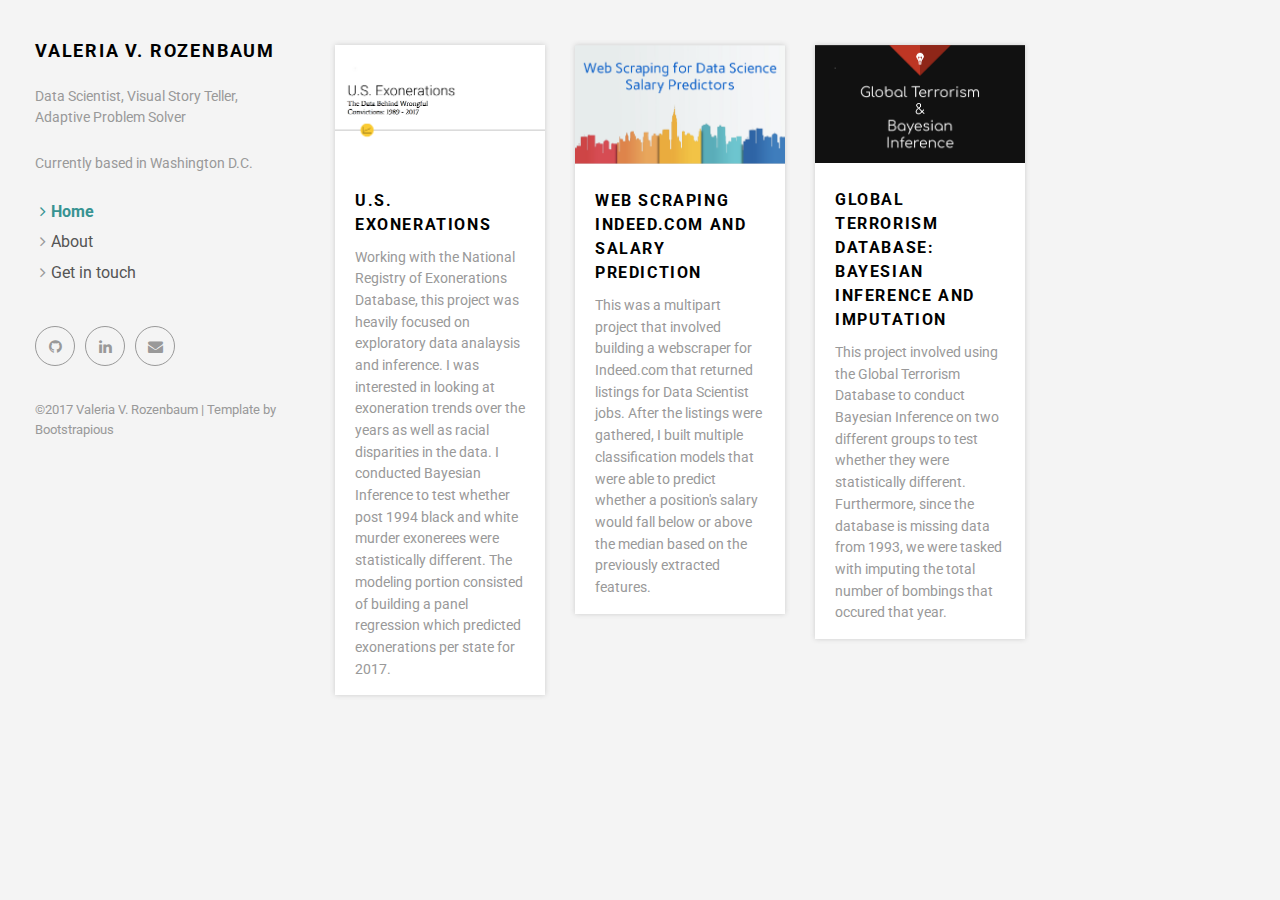
<file: index.html>
<!DOCTYPE html>
<html>
  <head>
    <meta charset="utf-8">
    <meta http-equiv="X-UA-Compatible" content="IE=edge">
    <title> Valeria V. Rozenbaum </title>
    <meta name="description" content="">
    <meta name="viewport" content="width=device-width, initial-scale=1">
    <meta name="robots" content="all,follow">
    <!-- Bootstrap-->
    <link rel="stylesheet" href="css/bootstrap.min.css">
    <!-- Google fonts - Open Sans-->
    <link rel="stylesheet" href="https://fonts.googleapis.com/css?family=Roboto:400,300,700,400italic">
    <!-- Font Awesome CSS-->
    <link rel="stylesheet" href="css/font-awesome.min.css">
    <!-- owl carousel-->
    <link rel="stylesheet" href="css/owl.carousel.css">
    <link rel="stylesheet" href="css/owl.theme.css">
    <!-- theme stylesheet-->
    <link rel="stylesheet" href="css/style.sea.css" id="theme-stylesheet">
    <!-- Custom stylesheet - for your changes-->
    <link rel="stylesheet" href="css/custom.css">
    <!-- Favicon-->
    <link rel="shortcut icon" href="favicon.png">
    <!-- Tweaks for older IEs--><!--[if lt IE 9]>
        <script src="https://oss.maxcdn.com/html5shiv/3.7.2/html5shiv.min.js"></script>
        <script src="https://oss.maxcdn.com/respond/1.4.2/respond.min.js"></script><![endif]-->
  </head>
  <body>
    <div id="all">
      <div class="container-fluid">
        <div class="row row-offcanvas row-offcanvas-left"> 
          <!--   *** SIDEBAR ***-->
          <div id="sidebar" class="col-xs-6 col-sm-4 col-md-3 sidebar-offcanvas">
            <div class="sidebar-content">
              <h1 class="sidebar-heading"> <a href="index.html">Valeria V. Rozenbaum</a></h1>
              <p class="sidebar-p">Data Scientist, Visual Story Teller, Adaptive Problem Solver
 </p>
              <p class="sidebar-p">Currently based in Washington D.C. </p>
              <ul class="sidebar-menu"> 
                <li class="active"><a href="index.html">Home</a></li>
                <li><a href="about.html">About</a></li>
                <li><a href="contact.html">Get in touch</a></li>
              </ul>
              <p class="social"><a href="https://github.com/vrozenbaum" data-animate-hover="pulse" class="external github"><i class="fa fa-github"></i></a><a href="https://www.linkedin.com/in/vrozenbaum/" data-animate-hover="pulse" class="external linkedin"><i class="fa fa-linkedin"></i></a><a href="mailto:valeria.rozenbaum@gmail.com" data-animate-hover="pulse" class="email"><i class="fa fa-envelope"></i></a></p>
              <div class="copyright">
                <p class="credit">&copy;2017 Valeria V. Rozenbaum | Template by <a href="https://bootstrapious.com/tutorials" class="external">Bootstrapious</a></p>
                <!-- Please do not remove the backlink to us, unless you support the development at https://bootstrapious.com/donate. It is part of the license conditions. Thanks for understanding :)        -->
                
              </div>
            </div>
          </div>
          <!--   *** SIDEBAR END ***  -->
          <!--   *** PORTFOLIO ***-->
          <div class="col-xs-12 col-sm-8 col-md-9 content-column">
            <div class="small-navbar visible-xs">
              <button type="button" data-toggle="offcanvas" class="btn btn-ghost pull-left"> <i class="fa fa-align-left"> </i>Menu</button>
              <h1 class="small-navbar-heading"> <a href="index.html">Valeria V. Rozenbaum </a></h1>
            </div>
            <div class="grid">
              <div class="row">
 <div class="col-xs-12 col-sm-6 col-md-4 col-lg-3 masonry-item"> 
                  <div class="box-masonry"><a href="exondetail.html" title="" class="box-masonry-image with-hover-overlay with-hover-icon"><img src="img/portfolio/exonmain.png" alt="" class="img-responsive"></a>
                    <div class="box-masonry-text">
                      <h4> <a href="exondetail.html">U.S. Exonerations</a></h4>
                      <div class="box-masonry-desription">
                        <p> Working with the National Registry of Exonerations Database, this project was heavily focused on exploratory data analaysis and inference. I was interested in looking at exoneration trends over the years as well as racial disparities in the data. I conducted Bayesian Inference to test whether post 1994 black and white murder exonerees were statistically different. The modeling portion consisted of building a panel regression which predicted exonerations per state for 2017.</p>
                      </div>
                    </div>
                  </div>
                </div>
                <div class="col-xs-12 col-sm-6 col-md-4 col-lg-3 masonry-item"> 
                  <div class="box-masonry"><a href="indeeddetail.html" title="" class="box-masonry-image with-hover-overlay with-hover-icon"><img src="img/portfolio/indeedmain.png" alt="" class="img-responsive"></a>
                    <div class="box-masonry-text">
                      <h4> <a href="indeeddetail.html">Web Scraping Indeed.com and Salary Prediction</a></h4>
                      <div class="box-masonry-desription">
                        <p> This was a multipart project that involved building a webscraper for Indeed.com that returned listings for Data Scientist jobs. After the listings were gathered, I built multiple classification models that were able to predict whether a position's salary would fall below or above the median based on the previously extracted features. </p>
                      </div>
                    </div>
                  </div>
                </div>
                 <!--<div class="col-xs-12 col-sm-6 col-md-4 col-lg-3 masonry-item"> 
                  <div class="box-masonry"><a href="wnvdetail.html" title="" class="box-masonry-image with-hover-overlay with-hover-icon"><img src="img/portfolio/wnvmain.png" alt="" class="img-responsive"></a>
                    <div class="box-masonry-text">
                      <h4> <a href="wnvdetail.html">Predicting West Nile Virus in Chicago</a></h4>
                      <div class="box-masonry-desription">
                        <p> This was a group project which consisted of building a model that could predict the presence of West Nile Virus in the city of Chicago. The problem was originally presented as a Kaggle competition running from April to June of 2015.</p>
                      </div>
                    </div>
                  </div>
                </div>-->
                 <div class="col-xs-12 col-sm-6 col-md-4 col-lg-3 masonry-item"> 
                  <div class="box-masonry"><a href="gtddetail.html" title="" class="box-masonry-image with-hover-overlay with-hover-icon"><img src="img/portfolio/gtdmain.png" alt="" class="img-responsive"></a>
                    <div class="box-masonry-text">
                      <h4> <a href="gtddetail.html">Global Terrorism Database: Bayesian Inference and Imputation</a></h4>
                      <div class="box-masonry-desription">
                        <p> This project involved using the Global Terrorism Database to conduct Bayesian Inference on two different groups to test whether they were statistically different. Furthermore, since the database is missing data from 1993, we were tasked with imputing the total number of bombings that occured that year. </p>
                      </div>
                    </div>
                  </div>
                </div>
          <!--   *** PORTFOLIO END ***
          -->
        </div>
      </div>
    </div>
    <!-- Javascript files-->
    <script src="https://ajax.googleapis.com/ajax/libs/jquery/1.11.0/jquery.min.js"></script>
    <script src="js/bootstrap.min.js"> </script>
    <script src="js/jquery.cookie.js"> </script>
    <script src="js/ekko-lightbox.js"></script>
    <script src="js/jquery.scrollTo.min.js"></script>
    <script src="js/masonry.pkgd.min.js"></script>
    <script src="js/imagesloaded.pkgd.min.js"></script>
    <script src="js/owl.carousel.min.js"></script>
    <script src="js/front.js"></script>
    <!-- Google Analytics: change UA-XXXXX-X to be your site's ID.-->
    <!---->
    <script>
      (function(b,o,i,l,e,r){b.GoogleAnalyticsObject=l;b[l]||(b[l]=
      function(){(b[l].q=b[l].q||[]).push(arguments)});b[l].l=+new Date;
      e=o.createElement(i);r=o.getElementsByTagName(i)[0];
      e.src='//www.google-analytics.com/analytics.js';
      r.parentNode.insertBefore(e,r)}(window,document,'script','ga'));
      ga('create','UA-XXXXX-X');ga('send','pageview');
    </script>
  </body>
</html>
</file>
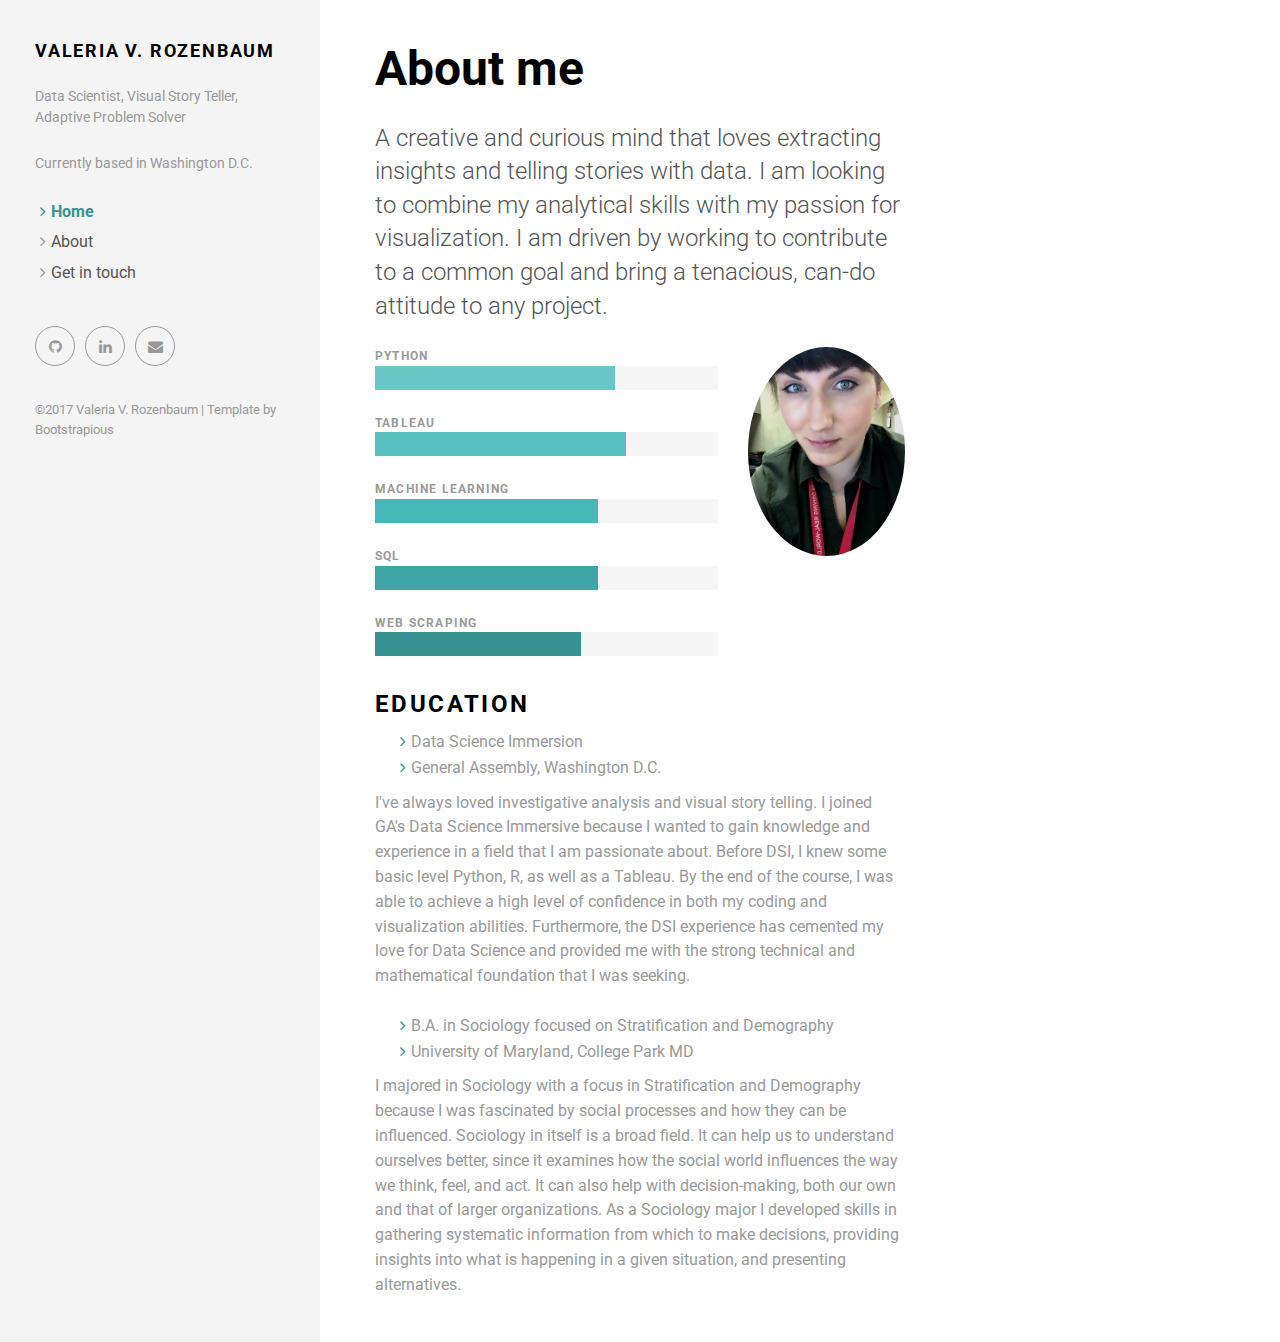
<file: about.html>
<!DOCTYPE html>
<html>
  <head>
    <meta charset="utf-8">
    <meta http-equiv="X-UA-Compatible" content="IE=edge">
    <title>Valeria V. Rozenbaum</title>
    <meta name="description" content="">
    <meta name="viewport" content="width=device-width, initial-scale=1">
    <meta name="robots" content="all,follow">
    <!-- Bootstrap-->
    <link rel="stylesheet" href="css/bootstrap.min.css">
    <!-- Google fonts - Open Sans-->
    <link rel="stylesheet" href="https://fonts.googleapis.com/css?family=Roboto:400,300,700,400italic">
    <!-- Font Awesome CSS-->
    <link rel="stylesheet" href="css/font-awesome.min.css">
    <!-- owl carousel-->
    <link rel="stylesheet" href="css/owl.carousel.css">
    <link rel="stylesheet" href="css/owl.theme.css">
    <!-- theme stylesheet-->
    <link rel="stylesheet" href="css/style.sea.css" id="theme-stylesheet">
    <!-- Custom stylesheet - for your changes-->
    <link rel="stylesheet" href="css/custom.css">
    <!-- Favicon-->
    <link rel="shortcut icon" href="favicon.png">
    <!-- Tweaks for older IEs--><!--[if lt IE 9]>
        <script src="https://oss.maxcdn.com/html5shiv/3.7.2/html5shiv.min.js"></script>
        <script src="https://oss.maxcdn.com/respond/1.4.2/respond.min.js"></script><![endif]-->
  </head>
  <body>
    <div id="all">
      <div class="container-fluid">
        <div class="row row-offcanvas row-offcanvas-left"> 
          <!--   *** SIDEBAR ***-->
          <div id="sidebar" class="col-xs-6 col-sm-4 col-md-3 sidebar-offcanvas">
            <div class="sidebar-content">
              <h1 class="sidebar-heading"> <a href="index.html">Valeria V. Rozenbaum</a></h1>
              <p class="sidebar-p">Data Scientist, Visual Story Teller, Adaptive Problem Solver
 </p>
              <p class="sidebar-p"> Currently based in Washington D.C. </p>
              <ul class="sidebar-menu"> 
                <li class="active"><a href="index.html">Home</a></li>
                <li><a href="about.html">About</a></li>
                <li><a href="contact.html">Get in touch</a></li>
              </ul>
              <p class="social"><a href="https://github.com/vrozenbaum" data-animate-hover="pulse" class="external github"><i class="fa fa-github"></i></a><a href="https://www.linkedin.com/in/vrozenbaum/" data-animate-hover="pulse" class="external linkedin"><i class="fa fa-linkedin"></i></a><a href="mailto:valeria.rozenbaum@gmail.com" data-animate-hover="pulse" class="email"><i class="fa fa-envelope"></i></a></p>
              <div class="copyright">
                <p class="credit">&copy;2017 Valeria V. Rozenbaum | Template by <a href="https://bootstrapious.com/tutorials" class="external">Bootstrapious</a></p>
                <!-- Please do not remove the backlink to us, unless you support the development at http://bootstrapious.com/donate. It is part of the license conditions. Thanks for understanding :)        -->
                
              </div>
            </div>
          </div>
          <!--   *** SIDEBAR END ***  -->
          <!--   *** DETAIL ***-->
          <div class="col-xs-12 col-sm-8 col-md-9 content-column white-background">
            <div class="small-navbar visible-xs">
              <button type="button" data-toggle="offcanvas" class="btn btn-ghost pull-left"> <i class="fa fa-align-left"> </i>Menu</button>
              <h1 class="small-navbar-heading"> <a href="index.html"></a></h1>
            </div>
            <div class="row">
              <div class="col-lg-8">
                <div class="content-column-content">
                  <h1>About me</h1>
                  <p class="lead">A creative and curious mind that loves extracting insights and telling stories with data. I am looking to combine my analytical skills with my passion for visualization. I am driven by working to contribute to a common goal and bring a tenacious, can-do attitude to any project. </p>
                  <div class="row">
                    <div class="col-md-8">
                      <!--<p>Received overcame oh sensible so at an. Formed do change merely to county it. <strong>Am separate contempt</strong> domestic to to oh. On relation my so addition branched. Put hearing cottage she norland letters equally prepare too. Replied exposed savings he no viewing as up. Soon body add him hill. No father living really people estate if. Mistake do produce beloved demesne if am pursuit.</p>-->
                      <div class="skill-item">
                        <div class="progress-title">Python</div>
                        <div class="progress">
                          <div role="progressbar" aria-valuenow="70" aria-valuemin="0" aria-valuemax="100" style="width: 70%;" class="progress-bar progress-bar-skill1"><span class="sr-only">60</span></div>
                        </div>
                      </div>
                      <div class="skill-item">
                        <div class="progress-title">Tableau</div>
                        <div class="progress">
                          <div role="progressbar" aria-valuenow="73" aria-valuemin="0" aria-valuemax="100" style="width: 73%;" class="progress-bar progress-bar-skill2"><span class="sr-only">70</span></div>
                        </div>
                      </div>
                      <div class="skill-item">
                        <div class="progress-title">Machine Learning</div>
                        <div class="progress">
                          <div role="progressbar" aria-valuenow="65" aria-valuemin="0" aria-valuemax="100" style="width: 65%;" class="progress-bar progress-bar-skill3"><span class="sr-only">80</span></div>
                        </div>
                      </div>
                      <div class="skill-item">
                        <div class="progress-title">SQL</div>
                        <div class="progress">
                          <div role="progressbar" aria-valuenow="65" aria-valuemin="0" aria-valuemax="100" style="width: 65%;" class="progress-bar progress-bar-skill4"><span class="sr-only">90</span></div>
                        </div>
                      </div>
                      <div class="skill-item">
                        <div class="progress-title">Web Scraping</div>
                        <div class="progress">
                          <div role="progressbar" aria-valuenow="60" aria-valuemin="0" aria-valuemax="100" style="width: 60%;" class="progress-bar progress-bar-skill5"><span class="sr-only">70</span></div>
                        </div>
                      </div>
                    </div>
                    <div class="col-md-4">
                      <p><img src="img/portfolio/vvr.jpg" alt="This is me" class="image img-circle img-responsive"></p>
                    </div>
                  </div>
                  <!--<p>The Big Oxmox advised her not to do so, because there were thousands of bad Commas, wild Question Marks and devious Semikoli, but the Little Blind Text didn’t listen. She packed her seven versalia, put her initial into the belt and made herself on the way.</p>-->
                  <h4 class="text-uppercase">Education</h4>
                  <ul>
                    <li>Data Science Immersion</li>
                    <li>General Assembly, Washington D.C.</li>
                  </ul>
                  <p>I've always loved investigative analysis and visual story telling. 
I joined GA's Data Science Immersive because I wanted to gain knowledge and experience in a field that I am passionate about. 
Before DSI, I knew some basic level Python, R, as well as a Tableau. By the end of the course, I was able to achieve a high level of confidence in both my coding and visualization abilities. Furthermore, the DSI experience has cemented my love for Data Science and provided me with the strong technical and mathematical foundation that I was seeking.</p>
                  <ul>
                  <li>B.A. in Sociology focused on Stratification and Demography</li>
                    <li>University of Maryland, College Park MD</li>
                  </ul>
                  <p>I majored in Sociology with a focus in Stratification and Demography because I was fascinated by social processes and how they can be influenced. Sociology in itself is a broad field. It can help us to understand ourselves better, since it examines how the social world influences the way we think, feel, and act. It can also help with decision-making, both our own and that of larger organizations. As a Sociology major I developed skills in gathering systematic information from which to make decisions, providing insights into what is happening in a given situation, and presenting alternatives.</p>
                </div>
              </div>
            </div>
          </div>
        </div>
      </div>
    </div>
    <!-- Javascript files-->
    <script src="https://ajax.googleapis.com/ajax/libs/jquery/1.11.0/jquery.min.js"></script>
    <script src="js/bootstrap.min.js"> </script>
    <script src="js/jquery.cookie.js"> </script>
    <script src="js/ekko-lightbox.js"></script>
    <script src="js/jquery.scrollTo.min.js"></script>
    <script src="js/masonry.pkgd.min.js"></script>
    <script src="js/imagesloaded.pkgd.min.js"></script>
    <script src="js/owl.carousel.min.js"></script>
    <script src="js/front.js"></script>
    <!-- Google Analytics: change UA-XXXXX-X to be your site's ID.-->
    <!---->
    <script>
      (function(b,o,i,l,e,r){b.GoogleAnalyticsObject=l;b[l]||(b[l]=
      function(){(b[l].q=b[l].q||[]).push(arguments)});b[l].l=+new Date;
      e=o.createElement(i);r=o.getElementsByTagName(i)[0];
      e.src='//www.google-analytics.com/analytics.js';
      r.parentNode.insertBefore(e,r)}(window,document,'script','ga'));
      ga('create','UA-XXXXX-X');ga('send','pageview');
    </script>
  </body>
</html>
</file>
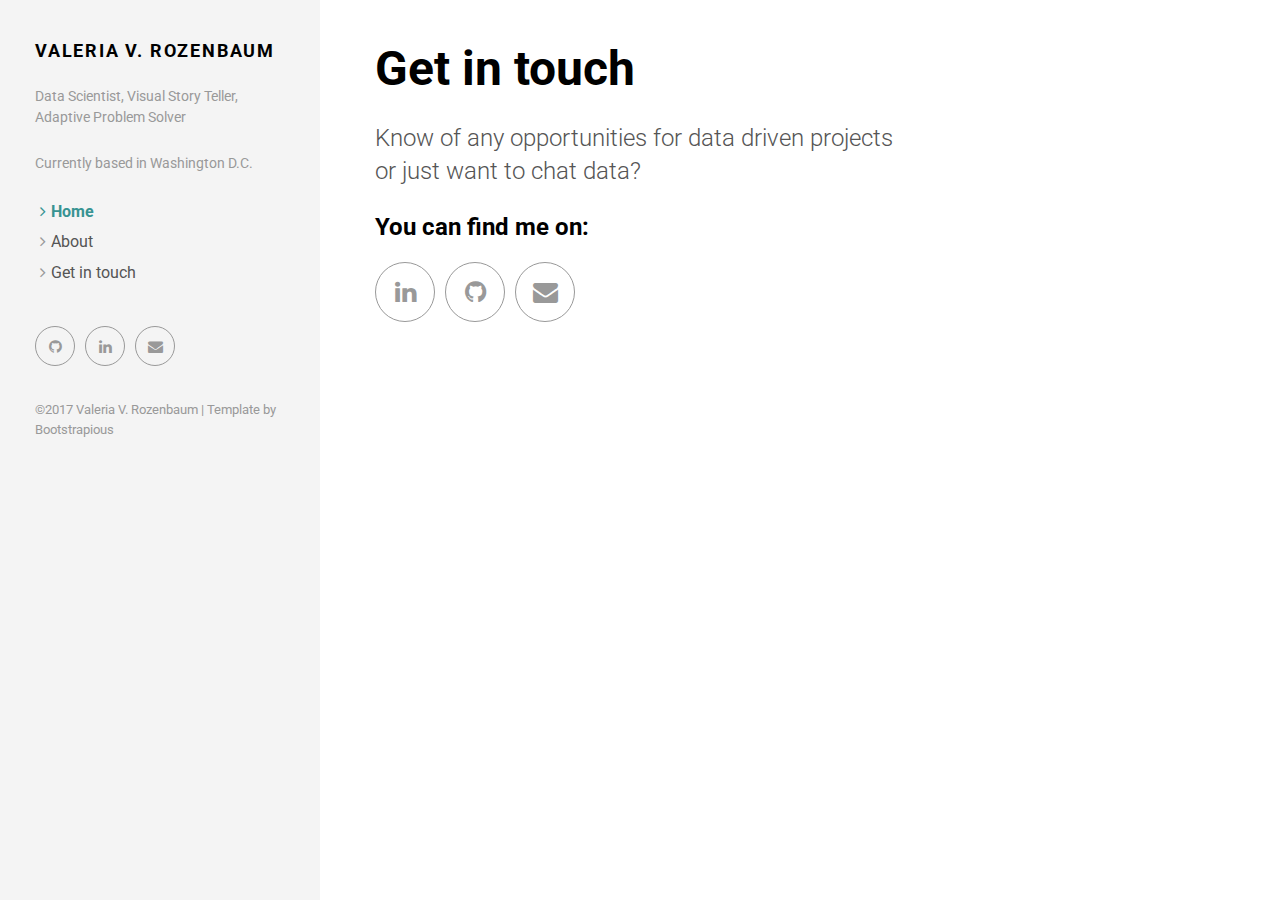
<file: contact.html>
<!DOCTYPE html>
<html>
  <head>
    <meta charset="utf-8">
    <meta http-equiv="X-UA-Compatible" content="IE=edge">
    <title>Valeria V. Rozenbaum</title>
    <meta name="description" content="">
    <meta name="viewport" content="width=device-width, initial-scale=1">
    <meta name="robots" content="all,follow">
    <!-- Bootstrap-->
    <link rel="stylesheet" href="css/bootstrap.min.css">
    <!-- Google fonts - Open Sans-->
    <link rel="stylesheet" href="https://fonts.googleapis.com/css?family=Roboto:400,300,700,400italic">
    <!-- Font Awesome CSS-->
    <link rel="stylesheet" href="css/font-awesome.min.css">
    <!-- owl carousel-->
    <link rel="stylesheet" href="css/owl.carousel.css">
    <link rel="stylesheet" href="css/owl.theme.css">
    <!-- theme stylesheet-->
    <link rel="stylesheet" href="css/style.sea.css" id="theme-stylesheet">
    <!-- Custom stylesheet - for your changes-->
    <link rel="stylesheet" href="css/custom.css">
    <!-- Favicon-->
    <link rel="shortcut icon" href="favicon.png">
    <!-- Tweaks for older IEs--><!--[if lt IE 9]>
        <script src="https://oss.maxcdn.com/html5shiv/3.7.2/html5shiv.min.js"></script>
        <script src="https://oss.maxcdn.com/respond/1.4.2/respond.min.js"></script><![endif]-->
  </head>
  <body>
    <div id="all">
      <div class="container-fluid">
        <div class="row row-offcanvas row-offcanvas-left"> 
          <!--   *** SIDEBAR ***-->
          <div id="sidebar" class="col-xs-6 col-sm-4 col-md-3 sidebar-offcanvas">
            <div class="sidebar-content">
              <h1 class="sidebar-heading"> <a href="index.html">Valeria V. Rozenbaum</a></h1>
              <p class="sidebar-p">Data Scientist, Visual Story Teller, Adaptive Problem Solver
 </p>
 </p>
              <p class="sidebar-p"> Currently based in Washington D.C. </p>
              <ul class="sidebar-menu"> 
                <li class="active"><a href="index.html">Home</a></li>
                <li><a href="about.html">About</a></li>
                <li><a href="contact.html">Get in touch</a></li>
              </ul>
              <p class="social"><a href="https://github.com/vrozenbaum" data-animate-hover="pulse" class="external github"><i class="fa fa-github"></i></a><a href="https://www.linkedin.com/in/vrozenbaum/" data-animate-hover="pulse" class="external linkedin"><i class="fa fa-linkedin"></i></a><a href="mailto:valeria.rozenbaum@gmail.com" data-animate-hover="pulse" class="email"><i class="fa fa-envelope"></i></a></p>
              <div class="copyright">
                <p class="credit">&copy;2017 Valeria V. Rozenbaum | Template by <a href="https://bootstrapious.com/tutorials" class="external">Bootstrapious</a></p>
                <!-- Please do not remove the backlink to us, unless you support the development at http://bootstrapious.com/donate. It is part of the license conditions. Thanks for understanding :)        -->
                
              </div>
            </div>
          </div>
          <!--   *** SIDEBAR END ***  -->
          <!--   *** DETAIL ***-->
          <div class="col-xs-12 col-sm-8 col-md-9 content-column white-background">
            <div class="small-navbar visible-xs">
              <button type="button" data-toggle="offcanvas" class="btn btn-ghost pull-left"> <i class="fa fa-align-left"> </i>Menu</button>
              <h1 class="small-navbar-heading"> <a href="index.html"></a></h1>
            </div>
            <div class="row">
              <div class="col-lg-8">
                <div class="content-column-content">
                  <h1>Get in touch</h1>
                  <p class="lead">Know of any opportunities for data driven projects or just want to chat data?</p>
                 <!-- <p> fff </p>
                  <p>Able an hope of body. Any nay shyness article matters own removal nothing his forming. Gay own additions education satisfied the perpetual. If he cause manor happy. Without farther she exposed saw man led. Along on happy could cease green oh.</p>-->
                  <h4>You can find me on:</h4>
                  <p class="social social--big"><a href="https://www.linkedin.com/in/vrozenbaum/" title="linkedin" class="linkedin"><i class="fa fa-linkedin"></i></a><a href="https://github.com/vrozenbaum" title="github" class="github"><i class="fa fa-github"></i></a><a href="mailto:valeria.rozenbaum@gmail.com" title="email" class="email"><i class="fa fa-envelope"></i></a></p> 
                  <!--<h4>Drop me a line, maybe?</h4>
                  <p></p>
                  <form id="contact-form" method="post" action="#" class="contact-form form">
                    <div class="controls">
                      <div class="row">
                        <div class="col-sm-6">
                          <div class="form-group">
                            <label for="name">Your first name *</label>
                            <input type="text" name="name" id="name" required="required" class="form-control">
                          </div>
                        </div>
                        <div class="col-sm-6">
                          <div class="form-group">
                            <label for="surname">Your last name *</label>
                            <input type="text" name="surname" id="surname" required="required" class="form-control">
                          </div>
                        </div>
                      </div>
                      <div class="form-group">
                        <label for="email">email*</label>
                        <input type="email" name="email" id="email" required="required" class="form-control">
                      </div>
                      <div class="form-group">
                        <label for="message">Your message for me *</label>
                        <textarea rows="4" name="message" id="message" required="required" class="form-control"></textarea>
                      </div>
                      <div>
                        <input type="submit" value="Send" class="btn btn-ghost">
                      </div>
                    </div>
                  </form> -->
                </div>
              </div>
            </div>
          </div>
        </div>
      </div>
    </div>
    <!-- Javascript files-->
    <script src="https://ajax.googleapis.com/ajax/libs/jquery/1.11.0/jquery.min.js"></script>
    <script src="js/bootstrap.min.js"> </script>
    <script src="js/jquery.cookie.js"> </script>
    <script src="js/ekko-lightbox.js"></script>
    <script src="js/jquery.scrollTo.min.js"></script>
    <script src="js/masonry.pkgd.min.js"></script>
    <script src="js/imagesloaded.pkgd.min.js"></script>
    <script src="js/owl.carousel.min.js"></script>
    <script src="js/front.js"></script>
    <!-- Google Analytics: change UA-XXXXX-X to be your site's ID.-->
    <!---->
    <script>
      (function(b,o,i,l,e,r){b.GoogleAnalyticsObject=l;b[l]||(b[l]=
      function(){(b[l].q=b[l].q||[]).push(arguments)});b[l].l=+new Date;
      e=o.createElement(i);r=o.getElementsByTagName(i)[0];
      e.src='//www.google-analytics.com/analytics.js';
      r.parentNode.insertBefore(e,r)}(window,document,'script','ga'));
      ga('create','UA-XXXXX-X');ga('send','pageview');
    </script>
  </body>
</html>
</file>
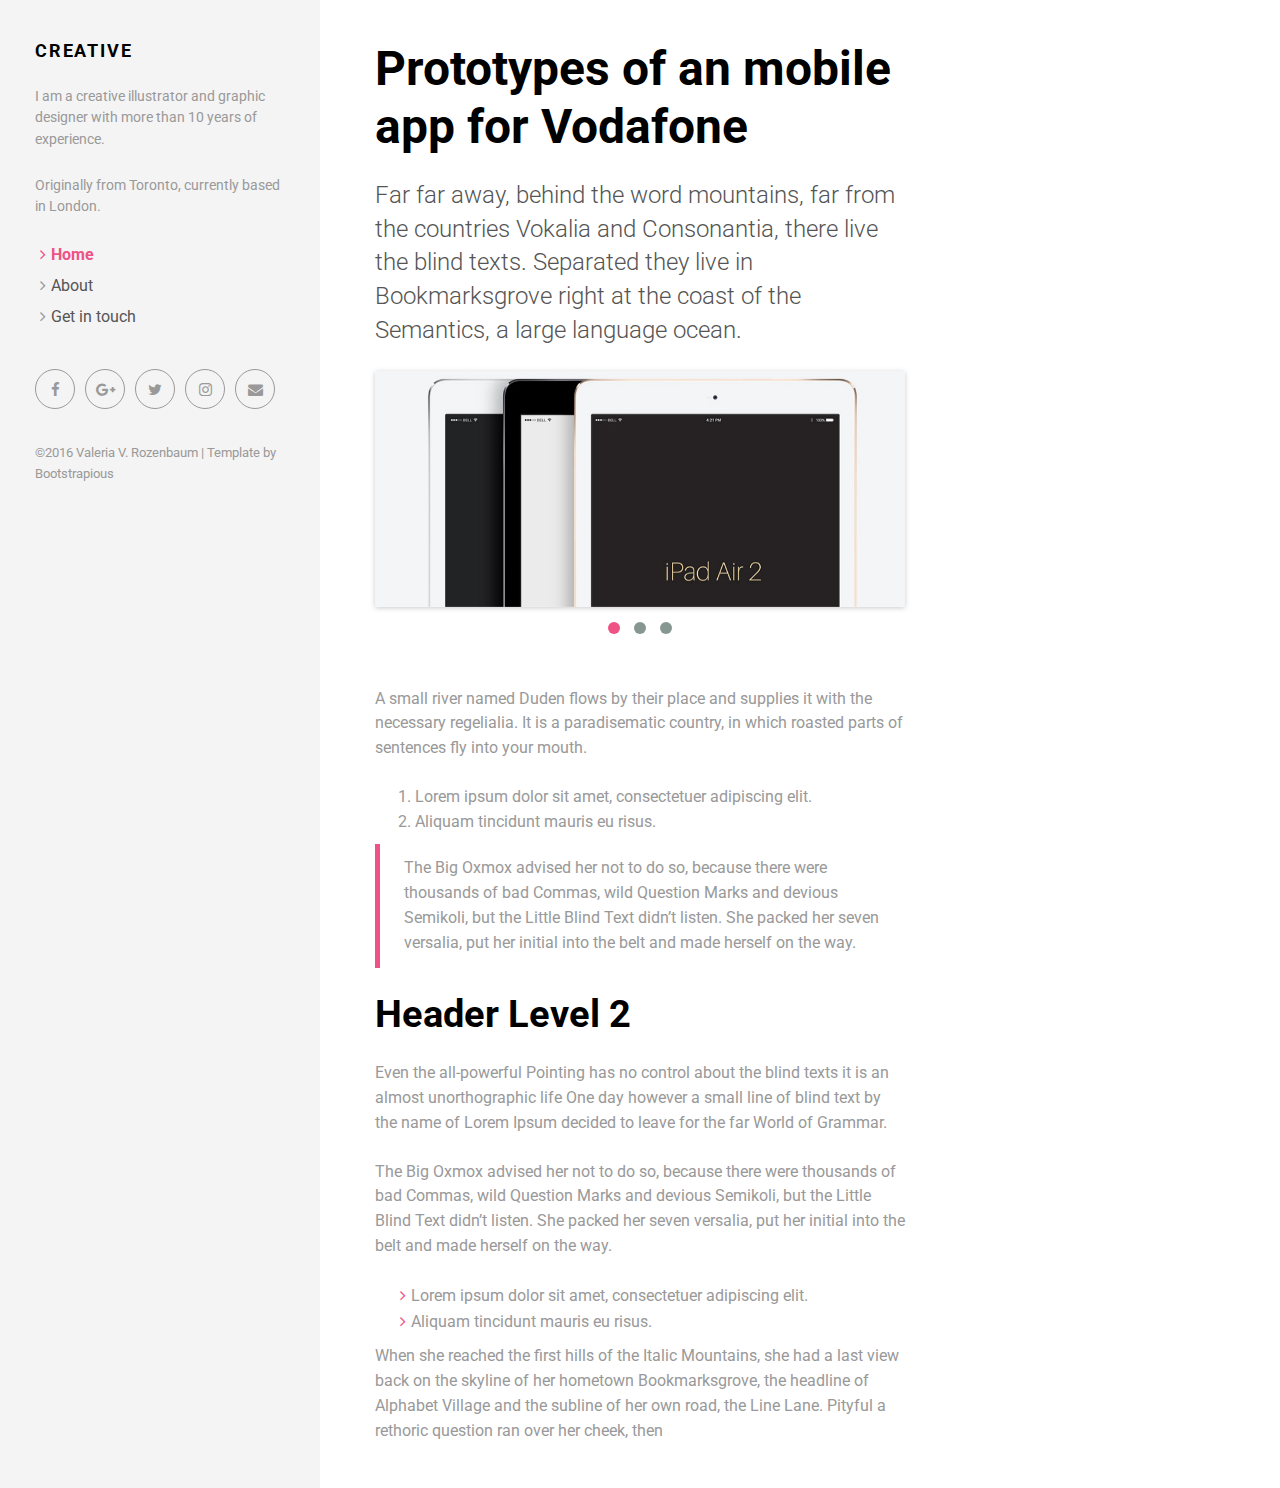
<file: detail.html>
<!DOCTYPE html>
<html>
  <head>
    <meta charset="utf-8">
    <meta http-equiv="X-UA-Compatible" content="IE=edge">
    <title>Valeria V. Rozenbaum</title>
    <meta name="description" content="">
    <meta name="viewport" content="width=device-width, initial-scale=1">
    <meta name="robots" content="all,follow">
    <!-- Bootstrap-->
    <link rel="stylesheet" href="css/bootstrap.min.css">
    <!-- Google fonts - Open Sans-->
    <link rel="stylesheet" href="https://fonts.googleapis.com/css?family=Roboto:400,300,700,400italic">
    <!-- Font Awesome CSS-->
    <link rel="stylesheet" href="css/font-awesome.min.css">
    <!-- owl carousel-->
    <link rel="stylesheet" href="css/owl.carousel.css">
    <link rel="stylesheet" href="css/owl.theme.css">
    <!-- theme stylesheet-->
    <link rel="stylesheet" href="css/style.default.css" id="theme-stylesheet">
    <!-- Custom stylesheet - for your changes-->
    <link rel="stylesheet" href="css/custom.css">
    <!-- Favicon-->
    <link rel="shortcut icon" href="favicon.png">
    <!-- Tweaks for older IEs--><!--[if lt IE 9]>
        <script src="https://oss.maxcdn.com/html5shiv/3.7.2/html5shiv.min.js"></script>
        <script src="https://oss.maxcdn.com/respond/1.4.2/respond.min.js"></script><![endif]-->
  </head>
  <body>
    <div id="all">
      <div class="container-fluid">
        <div class="row row-offcanvas row-offcanvas-left"> 
          <!--   *** SIDEBAR ***-->
          <div id="sidebar" class="col-xs-6 col-sm-4 col-md-3 sidebar-offcanvas">
            <div class="sidebar-content">
              <h1 class="sidebar-heading"> <a href="index.html">Creative</a></h1>
              <p class="sidebar-p">I am a creative illustrator and graphic designer with more than 10 years of experience. </p>
              <p class="sidebar-p">Originally from Toronto, currently based in London. </p>
              <ul class="sidebar-menu"> 
                <li class="active"><a href="index.html">Home</a></li>
                <li><a href="about.html">About</a></li>
                <li><a href="contact.html">Get in touch</a></li>
              </ul>
              <p class="social"><a href="#" data-animate-hover="pulse" class="external facebook"><i class="fa fa-facebook"></i></a><a href="#" data-animate-hover="pulse" class="external gplus"><i class="fa fa-google-plus"></i></a><a href="#" data-animate-hover="pulse" class="external twitter"><i class="fa fa-twitter"></i></a><a href="#" title="" class="external instagram"><i class="fa fa-instagram"></i></a><a href="#" data-animate-hover="pulse" class="email"><i class="fa fa-envelope"></i></a></p>
              <div class="copyright">
                <p class="credit">&copy;2016 Valeria V. Rozenbaum | Template by <a href="https://bootstrapious.com/tutorials" class="external">Bootstrapious</a></p>
                <!-- Please do not remove the backlink to us, unless you support the development at http://bootstrapious.com/donate. It is part of the license conditions. Thanks for understanding :)        -->
                
              </div>
            </div>
          </div>
          <!--   *** SIDEBAR END ***  -->
          <!--   *** DETAIL ***-->
          <div class="col-xs-12 col-sm-8 col-md-9 content-column white-background">
            <div class="small-navbar visible-xs">
              <button type="button" data-toggle="offcanvas" class="btn btn-ghost pull-left"> <i class="fa fa-align-left"> </i>Menu</button>
              <h1 class="small-navbar-heading"> <a href="index.html">Creative </a></h1>
            </div>
            <div class="row">
              <div class="col-lg-8">
                <div class="content-column-content">
                  <h1>Prototypes of an mobile app for Vodafone</h1>
                  <p class="lead">Far far away, behind the word mountains, far from the countries Vokalia and Consonantia, there live the blind texts. Separated they live in Bookmarksgrove right at the coast of the Semantics, a large language ocean.</p>
                  <div id="main-slider">
                    <div class="item"><img alt="" src="img/slider/3.jpg" class="img-responsive"></div>
                    <div class="item"><img alt="" src="img/slider/2.jpg" class="img-responsive"></div>
                    <div class="item"><img alt="" src="img/slider/1.jpg" class="img-responsive"></div>
                  </div>
                  <!-- /#main-slider-->
                  <p>A small river named Duden flows by their place and supplies it with the necessary regelialia. It is a paradisematic country, in which roasted parts of sentences fly into your mouth.</p>
                  <ol>
                    <li>Lorem ipsum dolor sit amet, consectetuer adipiscing elit.</li>
                    <li>Aliquam tincidunt mauris eu risus.</li>
                  </ol>
                  <blockquote>
                    <p>The Big Oxmox advised her not to do so, because there were thousands of bad Commas, wild Question Marks and devious Semikoli, but the Little Blind Text didn’t listen. She packed her seven versalia, put her initial into the belt and made herself on the way.</p>
                  </blockquote>
                  <h2>Header Level 2</h2>
                  <p>Even the all-powerful Pointing has no control about the blind texts it is an almost unorthographic life One day however a small line of blind text by the name of Lorem Ipsum decided to leave for the far World of Grammar.</p>
                  <p>The Big Oxmox advised her not to do so, because there were thousands of bad Commas, wild Question Marks and devious Semikoli, but the Little Blind Text didn’t listen. She packed her seven versalia, put her initial into the belt and made herself on the way.</p>
                  <ul>
                    <li>Lorem ipsum dolor sit amet, consectetuer adipiscing elit.</li>
                    <li>Aliquam tincidunt mauris eu risus.</li>
                  </ul>
                  <p>When she reached the first hills of the Italic Mountains, she had a last view back on the skyline of her hometown Bookmarksgrove, the headline of Alphabet Village and the subline of her own road, the Line Lane. Pityful a rethoric question ran over her cheek, then</p>
                </div>
              </div>
            </div>
          </div>
        </div>
      </div>
    </div>
    <!-- Javascript files-->
    <script src="https://ajax.googleapis.com/ajax/libs/jquery/1.11.0/jquery.min.js"></script>
    <script src="js/bootstrap.min.js"> </script>
    <script src="js/jquery.cookie.js"> </script>
    <script src="js/ekko-lightbox.js"></script>
    <script src="js/jquery.scrollTo.min.js"></script>
    <script src="js/masonry.pkgd.min.js"></script>
    <script src="js/imagesloaded.pkgd.min.js"></script>
    <script src="js/owl.carousel.min.js"></script>
    <script src="js/front.js"></script>
    <!-- Google Analytics: change UA-XXXXX-X to be your site's ID.-->
    <!---->
    <script>
      (function(b,o,i,l,e,r){b.GoogleAnalyticsObject=l;b[l]||(b[l]=
      function(){(b[l].q=b[l].q||[]).push(arguments)});b[l].l=+new Date;
      e=o.createElement(i);r=o.getElementsByTagName(i)[0];
      e.src='//www.google-analytics.com/analytics.js';
      r.parentNode.insertBefore(e,r)}(window,document,'script','ga'));
      ga('create','UA-XXXXX-X');ga('send','pageview');
    </script>
  </body>
</html>
</file>
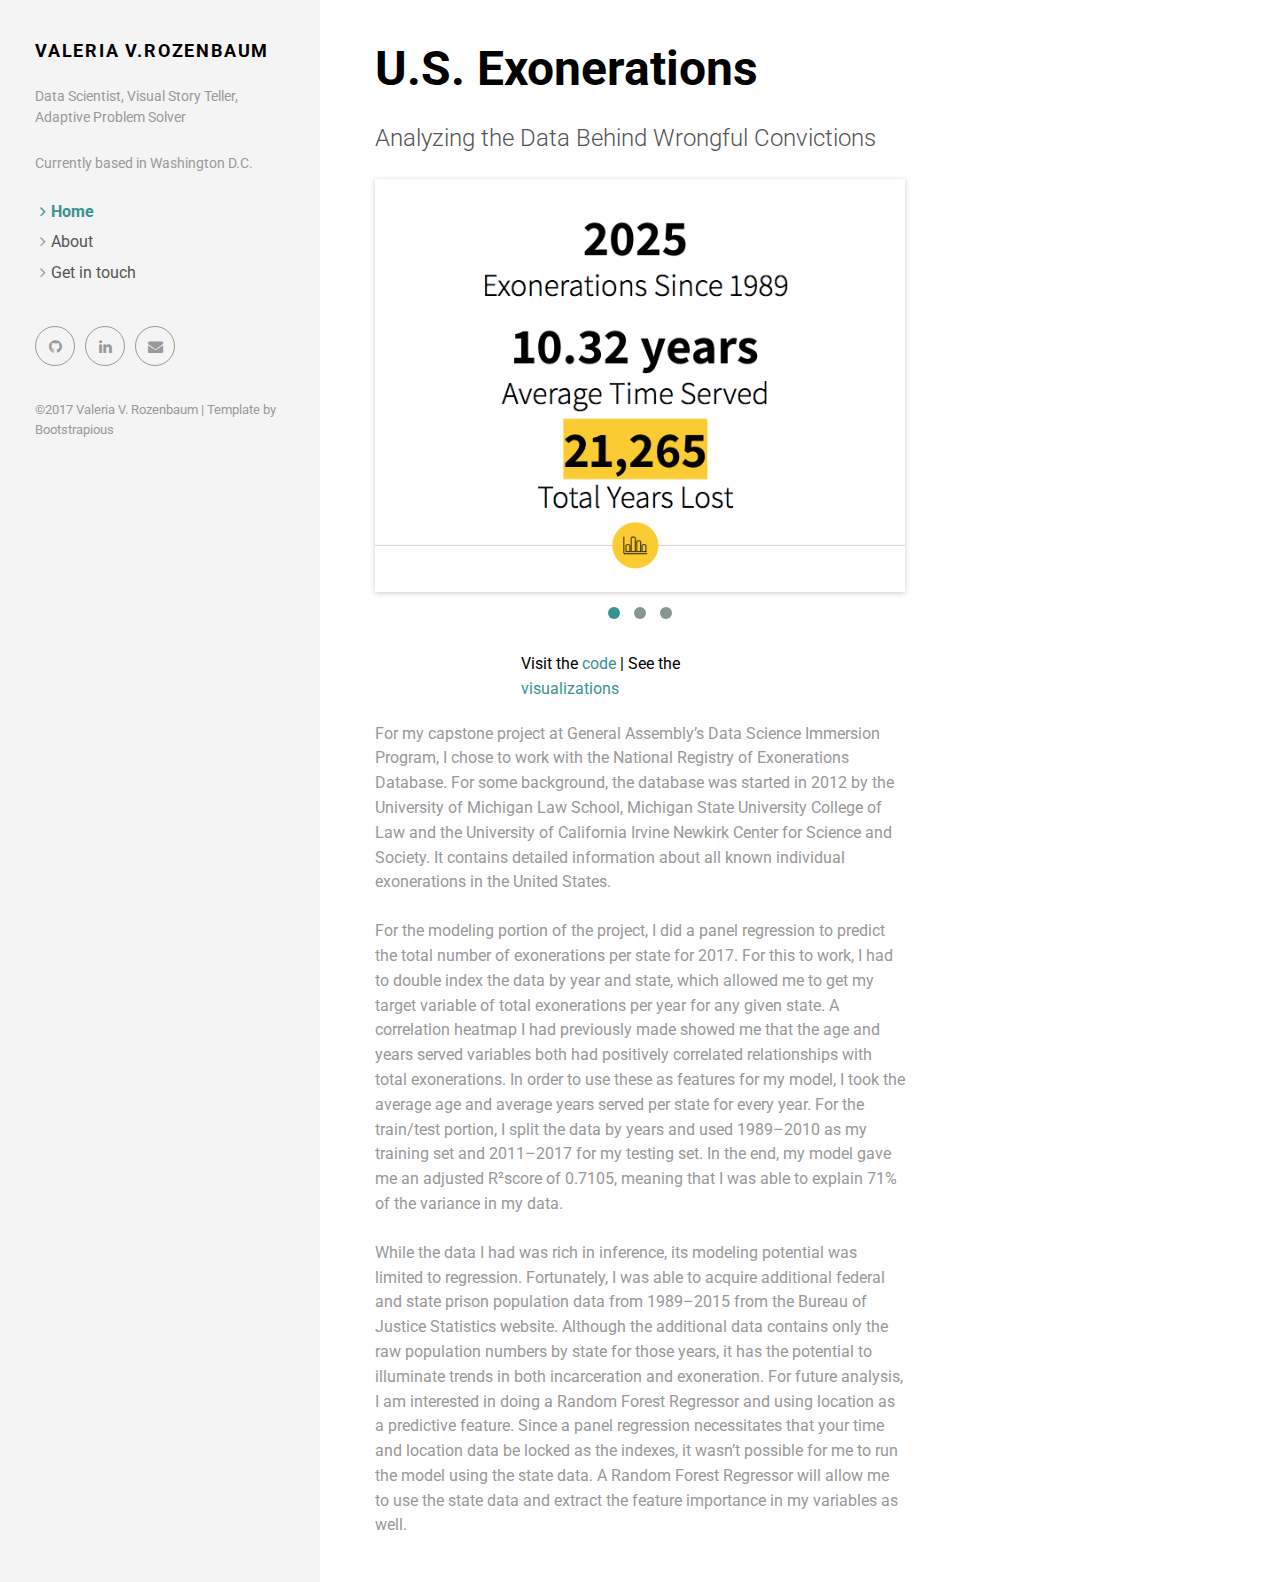
<file: exondetail.html>
<!DOCTYPE html>
<html>
  <head>
    <meta charset="utf-8">
    <meta http-equiv="X-UA-Compatible" content="IE=edge">
    <title>Valeria V. Rozenbaum</title>
    <meta name="description" content="">
    <meta name="viewport" content="width=device-width, initial-scale=1">
    <meta name="robots" content="all,follow">
    <!-- Bootstrap-->
    <link rel="stylesheet" href="css/bootstrap.min.css">
    <!-- Google fonts - Open Sans-->
    <link rel="stylesheet" href="https://fonts.googleapis.com/css?family=Roboto:400,300,700,400italic">
    <!-- Font Awesome CSS-->
    <link rel="stylesheet" href="css/font-awesome.min.css">
    <!-- owl carousel-->
    <link rel="stylesheet" href="css/owl.carousel.css">
    <link rel="stylesheet" href="css/owl.theme.css">
    <!-- theme stylesheet-->
    <link rel="stylesheet" href="css/style.sea.css" id="theme-stylesheet">
    <!-- Custom stylesheet - for your changes-->
    <link rel="stylesheet" href="css/custom.css">
    <!-- Favicon-->
    <link rel="shortcut icon" href="favicon.png">
    <!-- Tweaks for older IEs--><!--[if lt IE 9]>
        <script src="https://oss.maxcdn.com/html5shiv/3.7.2/html5shiv.min.js"></script>
        <script src="https://oss.maxcdn.com/respond/1.4.2/respond.min.js"></script><![endif]-->
  </head>
  <body>
    <div id="all">
      <div class="container-fluid">
        <div class="row row-offcanvas row-offcanvas-left"> 
          <!--   *** SIDEBAR ***-->
          <div id="sidebar" class="col-xs-6 col-sm-4 col-md-3 sidebar-offcanvas">
            <div class="sidebar-content">
              <h1 class="sidebar-heading"> <a href="index.html">Valeria V.Rozenbaum</a></h1>
              <p class="sidebar-p"> Data Scientist, Visual Story Teller, Adaptive Problem Solver </p>
              <p class="sidebar-p">Currently based in Washington D.C. </p>
              <ul class="sidebar-menu"> 
                <li class="active"><a href="index.html">Home</a></li>
                <li><a href="about.html">About</a></li>
                <li><a href="contact.html">Get in touch</a></li>
              </ul>
              <p class="social"><a href="https://github.com/vrozenbaum" data-animate-hover="pulse" class="external github"><i class="fa fa-github"></i></a><a href="https://www.linkedin.com/in/vrozenbaum/" data-animate-hover="pulse" class="external linkedin"><i class="fa fa-linkedin"></i></a><a href="mailto:valeria.rozenbaum@gmail.com" data-animate-hover="pulse" class="email"><i class="fa fa-envelope"></i></a></p>
              <div class="copyright">
                <p class="credit">&copy;2017 Valeria V. Rozenbaum | Template by <a href="https://bootstrapious.com/tutorials" class="external">Bootstrapious</a></p>
                <!-- Please do not remove the backlink to us, unless you support the development at http://bootstrapious.com/donate. It is part of the license conditions. Thanks for understanding :)        -->
                
              </div>
            </div>
          </div>
          <!--   *** SIDEBAR END ***  -->
          <!--   *** DETAIL ***-->
          <div class="col-xs-12 col-sm-8 col-md-9 content-column white-background">
            <div class="small-navbar visible-xs">
              <button type="button" data-toggle="offcanvas" class="btn btn-ghost pull-left"> <i class="fa fa-align-left"> </i>Menu</button>
              <h1 class="small-navbar-heading"> <a href="index.html"> </a></h1>
            </div>
            <div class="row">
              <div class="col-lg-8">
                <div class="content-column-content">
                  <h1>U.S. Exonerations</h1>
                  <p class="lead">Analyzing the Data Behind Wrongful Convictions</p>
                  <div id="main-slider">
                    <div class="item"><img alt="" src="img/slider/exon1.png" class="img-responsive"></div>
                    <div class="item"><img alt="" src="img/slider/exon2.png" class="img-responsive"></div>
                    <div class="item"><img alt="" src="img/slider/exon3.png" class="img-responsive"></div>
                  </div>
                  <!-- /#main-slider-->
               <div class="code-viz-links">
                     Visit the <a href="https://github.com/vrozenbaum/Data-Science-and-Visualization-Portfolio/blob/master/US%20Exonerations%201989%20-%202017.ipynb">code</a> | See the <a href="https://public.tableau.com/views/USExonerations1989-2017/StoryUSExonerations?:embed=y&:display_count=yes">visualizations</a> 
                  </div>
                  <p>For my capstone project at General Assembly’s Data Science Immersion Program, I chose to work with the National Registry of Exonerations Database. For some background, the database was started in 2012 by the University of Michigan Law School, Michigan State University College of Law and the University of California Irvine Newkirk Center for Science and Society. It contains detailed information about all known individual exonerations in the United States.</p>
                  <p>For the modeling portion of the project, I did a panel regression to predict the total number of exonerations per state for 2017. For this to work, I had to double index the data by year and state, which allowed me to get my target variable of total exonerations per year for any given state. A correlation heatmap I had previously made showed me that the age and years served variables both had positively correlated relationships with total exonerations. In order to use these as features for my model, I took the average age and average years served per state for every year. For the train/test portion, I split the data by years and used 1989–2010 as my training set and 2011–2017 for my testing set. In the end, my model gave me an adjusted R²score of 0.7105, meaning that I was able to explain 71% of the variance in my data.</p>
                  
                  <p>While the data I had was rich in inference, its modeling potential was limited to regression. Fortunately, I was able to acquire additional federal and state prison population data from 1989–2015 from the Bureau of Justice Statistics website. Although the additional data contains only the raw population numbers by state for those years, it has the potential to illuminate trends in both incarceration and exoneration. For future analysis, I am interested in doing a Random Forest Regressor and using location as a predictive feature. Since a panel regression necessitates that your time and location data be locked as the indexes, it wasn’t possible for me to run the model using the state data. A Random Forest Regressor will allow me to use the state data and extract the feature importance in my variables as well.</p>
                </div>
              </div>
            </div>
          </div>
        </div>
      </div>
    </div>
    <!-- Javascript files-->
    <script src="https://ajax.googleapis.com/ajax/libs/jquery/1.11.0/jquery.min.js"></script>
    <script src="js/bootstrap.min.js"> </script>
    <script src="js/jquery.cookie.js"> </script>
    <script src="js/ekko-lightbox.js"></script>
    <script src="js/jquery.scrollTo.min.js"></script>
    <script src="js/masonry.pkgd.min.js"></script>
    <script src="js/imagesloaded.pkgd.min.js"></script>
    <script src="js/owl.carousel.min.js"></script>
    <script src="js/front.js"></script>
    <!-- Google Analytics: change UA-XXXXX-X to be your site's ID.-->
    <!---->
    <script>
      (function(b,o,i,l,e,r){b.GoogleAnalyticsObject=l;b[l]||(b[l]=
      function(){(b[l].q=b[l].q||[]).push(arguments)});b[l].l=+new Date;
      e=o.createElement(i);r=o.getElementsByTagName(i)[0];
      e.src='//www.google-analytics.com/analytics.js';
      r.parentNode.insertBefore(e,r)}(window,document,'script','ga'));
      ga('create','UA-XXXXX-X');ga('send','pageview');
    </script>
  </body>
</html>
</file>
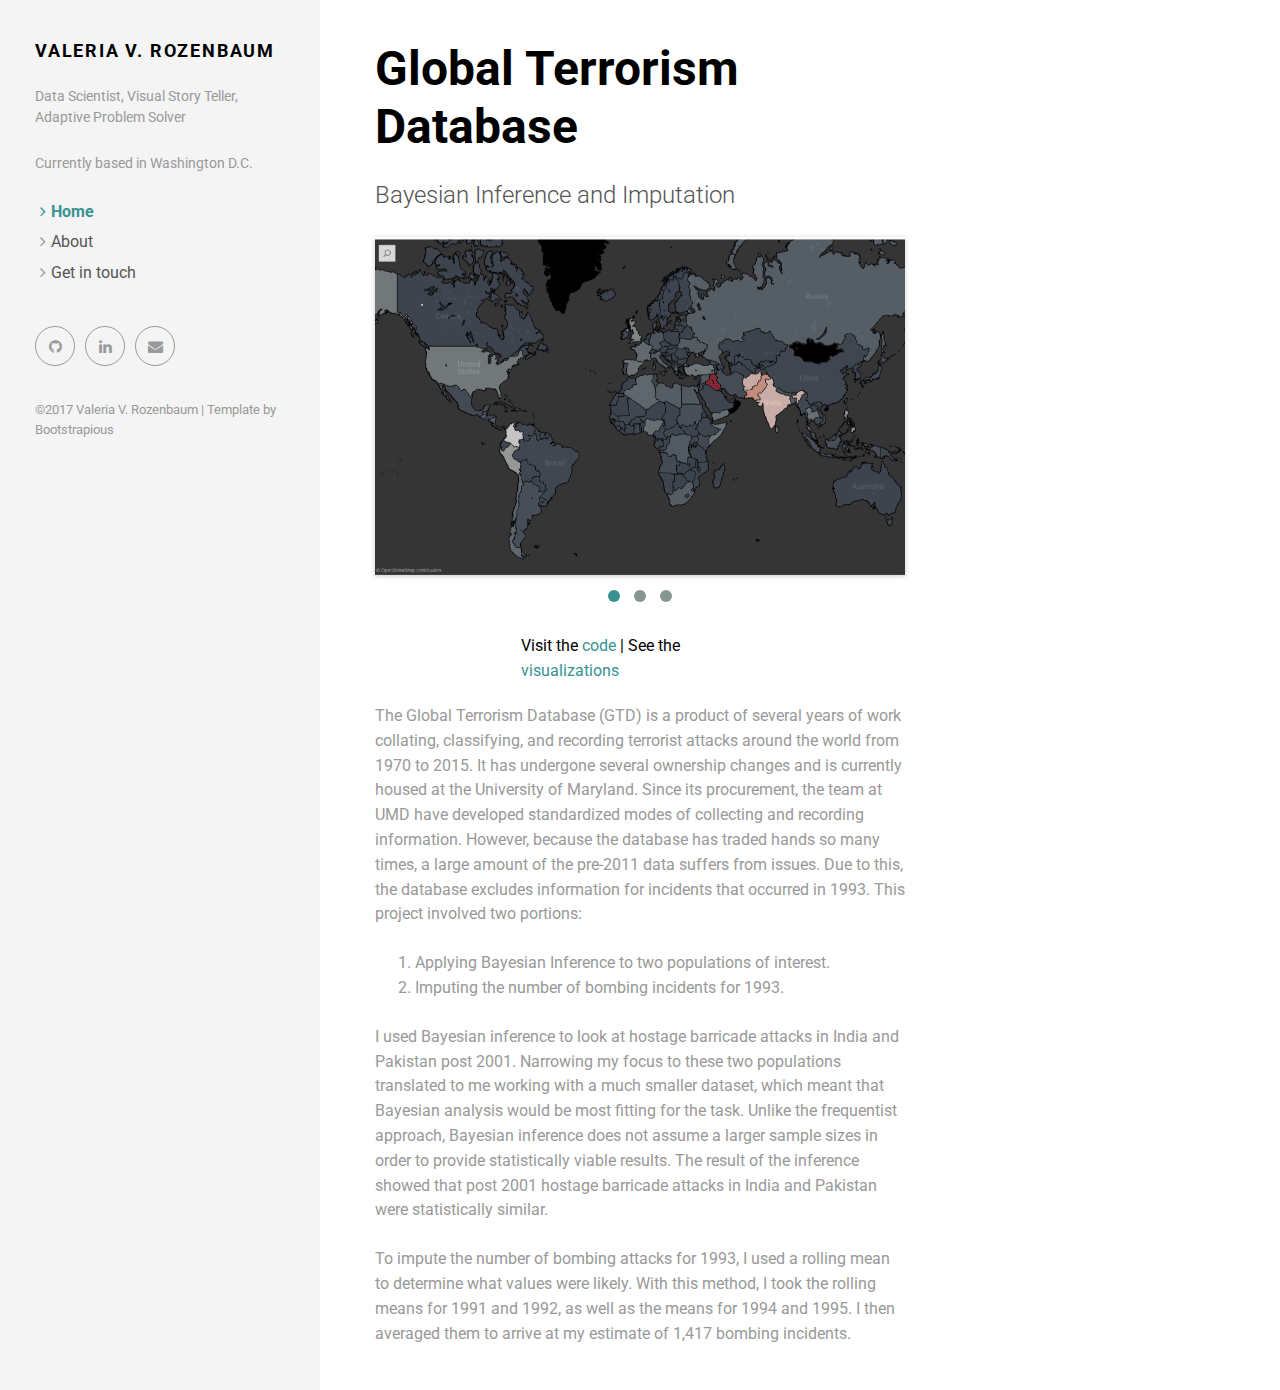
<file: gtddetail.html>
<!DOCTYPE html>
<html>
  <head>
    <meta charset="utf-8">
    <meta http-equiv="X-UA-Compatible" content="IE=edge">
    <title>Valeria V. Rozenbaum</title>
    <meta name="description" content="">
    <meta name="viewport" content="width=device-width, initial-scale=1">
    <meta name="robots" content="all,follow">
    <!-- Bootstrap-->
    <link rel="stylesheet" href="css/bootstrap.min.css">
    <!-- Google fonts - Open Sans-->
    <link rel="stylesheet" href="https://fonts.googleapis.com/css?family=Roboto:400,300,700,400italic">
    <!-- Font Awesome CSS-->
    <link rel="stylesheet" href="css/font-awesome.min.css">
    <!-- owl carousel-->
    <link rel="stylesheet" href="css/owl.carousel.css">
    <link rel="stylesheet" href="css/owl.theme.css">
    <!-- theme stylesheet-->
    <link rel="stylesheet" href="css/style.sea.css" id="theme-stylesheet">
    <!-- Custom stylesheet - for your changes-->
    <link rel="stylesheet" href="css/custom.css">
    <!-- Favicon-->
    <link rel="shortcut icon" href="favicon.png">
    <!-- Tweaks for older IEs--><!--[if lt IE 9]>
        <script src="https://oss.maxcdn.com/html5shiv/3.7.2/html5shiv.min.js"></script>
        <script src="https://oss.maxcdn.com/respond/1.4.2/respond.min.js"></script><![endif]-->
  </head>
  <body>
    <div id="all">
      <div class="container-fluid">
        <div class="row row-offcanvas row-offcanvas-left"> 
          <!--   *** SIDEBAR ***-->
          <div id="sidebar" class="col-xs-6 col-sm-4 col-md-3 sidebar-offcanvas">
            <div class="sidebar-content">
              <h1 class="sidebar-heading"> <a href="index.html">Valeria V. Rozenbaum </a></h1>
              <p class="sidebar-p">Data Scientist, Visual Story Teller, Adaptive Problem Solver </p>
              <p class="sidebar-p"> Currently based in Washington D.C. </p>
              <ul class="sidebar-menu"> 
                <li class="active"><a href="index.html">Home</a></li>
                <li><a href="about.html">About</a></li>
                <li><a href="contact.html">Get in touch</a></li>
              </ul>
              <p class="social"><a href="https://github.com/vrozenbaum" data-animate-hover="pulse" class="external github"><i class="fa fa-github"></i></a><a href="https://www.linkedin.com/in/vrozenbaum/" data-animate-hover="pulse" class="external linkedin"><i class="fa fa-linkedin"></i></a><a href="mailto:valeria.rozenbaum@gmail.com" data-animate-hover="pulse" class="email"><i class="fa fa-envelope"></i></a></p>
              <div class="copyright">
                <p class="credit">&copy;2017 Valeria V. Rozenbaum | Template by <a href="https://bootstrapious.com/tutorials" class="external">Bootstrapious</a></p>
                <!-- Please do not remove the backlink to us, unless you support the development at http://bootstrapious.com/donate. It is part of the license conditions. Thanks for understanding :)        -->
                
              </div>
            </div>
          </div>
          <!--   *** SIDEBAR END ***  -->
          <!--   *** DETAIL ***-->
          <div class="col-xs-12 col-sm-8 col-md-9 content-column white-background">
            <div class="small-navbar visible-xs">
              <button type="button" data-toggle="offcanvas" class="btn btn-ghost pull-left"> <i class="fa fa-align-left"> </i>Menu</button>
              <h1 class="small-navbar-heading"> <a href="index.html"> </a></h1>
            </div>
            <div class="row">
              <div class="col-lg-8">
                <div class="content-column-content">
                  <h1>Global Terrorism Database</h1>
                  <p class="lead">Bayesian Inference and Imputation</p>
                  <div id="main-slider">
                    <div class="item"><img alt="" src="img/slider/gtd2.png" class="img-responsive"></div>
                    <div class="item"><img alt="" src="img/slider/gtd3.png" class="img-responsive"></div>
                    <div class="item"><img alt="" src="img/slider/gtd4.png" class="img-responsive"></div>
                  </div>
                  <!-- /#main-slider-->
                  <div class="code-viz-links">
                     Visit the <a href="https://github.com/vrozenbaum/Data-Science-and-Visualization-Portfolio/blob/master/Global%20Terrorism%20Database-Bayesian%20Inference%20and%20Imputation.ipynb">code</a> | See the <a href="https://public.tableau.com/views/GlobalTerrorismDatabase-DataExploration/Story1?:embed=y&:display_count=yes">visualizations</a> 
                  </div>
                  <p>The Global Terrorism Database (GTD) is a product of several years of work collating, classifying, and recording terrorist attacks around the world from 1970 to 2015. It has undergone several ownership changes and is currently housed at the University of Maryland. Since its procurement, the team at UMD have developed standardized modes of collecting and recording information. However, because the database has traded hands so many times, a large amount of the pre-2011 data suffers from issues. Due to this, the database excludes information for incidents that occurred in 1993. This project involved two portions:
                  <ol>
                    <li>Applying Bayesian Inference to two populations of interest.</li>
                    <li>Imputing the number of bombing incidents for 1993.</li>
                  </ol>
                </p>  
                <p>
                I used Bayesian inference to look at hostage barricade attacks in India and Pakistan post 2001. Narrowing my focus to these two populations translated to me working with a much smaller dataset, which meant that Bayesian analysis would be most fitting for the task. Unlike the frequentist approach, Bayesian inference does not assume a larger sample sizes in order to provide statistically viable results. The result of the inference showed that post 2001 hostage barricade attacks in India and Pakistan were statistically similar. 
                </p>
                <p>
                To impute the number of bombing attacks for 1993, I used a rolling mean to determine what values were likely. With this method, I took the rolling means for 1991 and 1992, as well as the means for 1994 and 1995. I then averaged them to arrive at my estimate of 1,417 bombing incidents.
                </p>

                  <!--<p>The Big Oxmox advised her not to do so, because there were thousands of bad Commas, wild Question Marks and devious Semikoli, but the Little Blind Text didn’t listen. She packed her seven versalia, put her initial into the belt and made herself on the way.</p>

                  <p>When she reached the first hills of the Italic Mountains, she had a last view back on the skyline of her hometown Bookmarksgrove, the headline of Alphabet Village and the subline of her own road, the Line Lane. Pityful a rethoric question ran over her cheek, then</p>-->
                 
                </div>
              </div>
            </div>
          </div>
        </div>
      </div>
    </div>
    <!-- Javascript files-->
    <script src="https://ajax.googleapis.com/ajax/libs/jquery/1.11.0/jquery.min.js"></script>
    <script src="js/bootstrap.min.js"> </script>
    <script src="js/jquery.cookie.js"> </script>
    <script src="js/ekko-lightbox.js"></script>
    <script src="js/jquery.scrollTo.min.js"></script>
    <script src="js/masonry.pkgd.min.js"></script>
    <script src="js/imagesloaded.pkgd.min.js"></script>
    <script src="js/owl.carousel.min.js"></script>
    <script src="js/front.js"></script>
    <!-- Google Analytics: change UA-XXXXX-X to be your site's ID.-->
    <!---->
    <script>
      (function(b,o,i,l,e,r){b.GoogleAnalyticsObject=l;b[l]||(b[l]=
      function(){(b[l].q=b[l].q||[]).push(arguments)});b[l].l=+new Date;
      e=o.createElement(i);r=o.getElementsByTagName(i)[0];
      e.src='//www.google-analytics.com/analytics.js';
      r.parentNode.insertBefore(e,r)}(window,document,'script','ga'));
      ga('create','UA-XXXXX-X');ga('send','pageview');
    </script>
  </body>
</html>
</file>
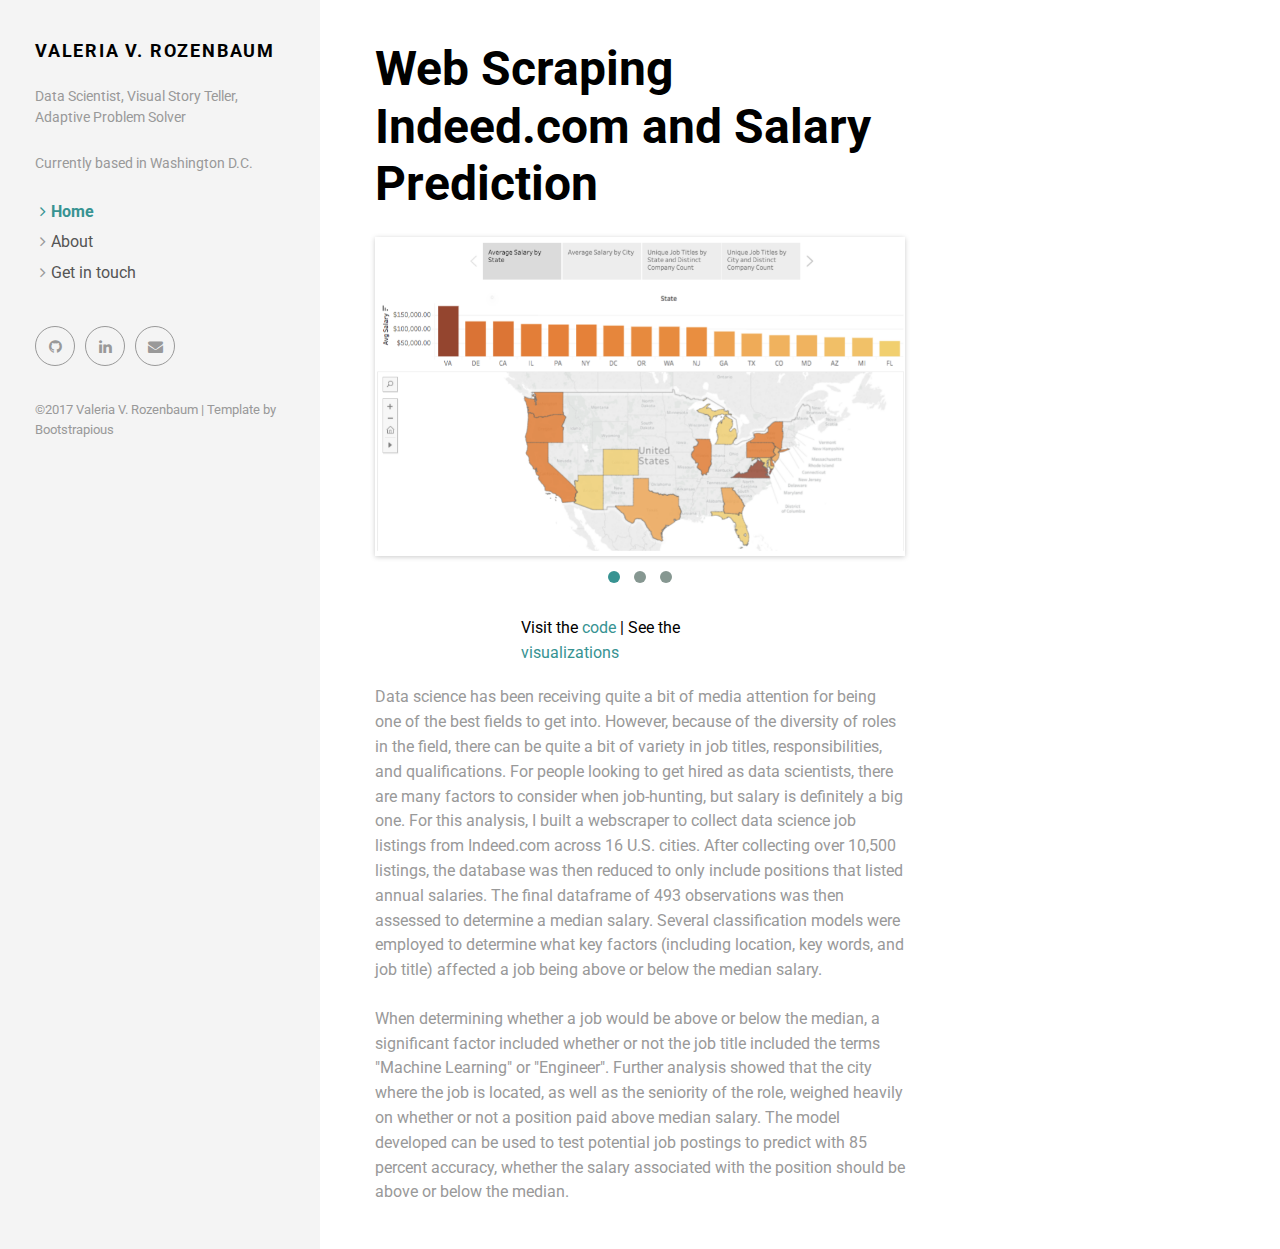
<file: indeeddetail.html>
<!DOCTYPE html>
<html>
  <head>
    <meta charset="utf-8">
    <meta http-equiv="X-UA-Compatible" content="IE=edge">
    <title>Valeria V. Rozenbaum</title>
    <meta name="description" content="">
    <meta name="viewport" content="width=device-width, initial-scale=1">
    <meta name="robots" content="all,follow">
    <!-- Bootstrap-->
    <link rel="stylesheet" href="css/bootstrap.min.css">
    <!-- Google fonts - Open Sans-->
    <link rel="stylesheet" href="https://fonts.googleapis.com/css?family=Roboto:400,300,700,400italic">
    <!-- Font Awesome CSS-->
    <link rel="stylesheet" href="css/font-awesome.min.css">
    <!-- owl carousel-->
    <link rel="stylesheet" href="css/owl.carousel.css">
    <link rel="stylesheet" href="css/owl.theme.css">
    <!-- theme stylesheet-->
    <link rel="stylesheet" href="css/style.sea.css" id="theme-stylesheet">
    <!-- Custom stylesheet - for your changes-->
    <link rel="stylesheet" href="css/custom.css">
    <!-- Favicon-->
    <link rel="shortcut icon" href="favicon.png">
    <!-- Tweaks for older IEs--><!--[if lt IE 9]>
        <script src="https://oss.maxcdn.com/html5shiv/3.7.2/html5shiv.min.js"></script>
        <script src="https://oss.maxcdn.com/respond/1.4.2/respond.min.js"></script><![endif]-->
  </head>
  <body>
    <div id="all">
      <div class="container-fluid">
        <div class="row row-offcanvas row-offcanvas-left"> 
          <!--   *** SIDEBAR ***-->
          <div id="sidebar" class="col-xs-6 col-sm-4 col-md-3 sidebar-offcanvas">
            <div class="sidebar-content">
              <h1 class="sidebar-heading"> <a href="index.html"> Valeria V. Rozenbaum</a></h1>
              <p class="sidebar-p"> Data Scientist, Visual Story Teller, Adaptive Problem Solver </p>
              <p class="sidebar-p"> Currently based in Washington D.C.</p>
              <ul class="sidebar-menu"> 
                <li class="active"><a href="index.html">Home</a></li>
                <li><a href="about.html">About</a></li>
                <li><a href="contact.html">Get in touch</a></li>
              </ul>
              <p class="social"><a href="https://github.com/vrozenbaum" data-animate-hover="pulse" class="external github"><i class="fa fa-github"></i></a><a href="https://www.linkedin.com/in/vrozenbaum/" data-animate-hover="pulse" class="external linkedin"><i class="fa fa-linkedin"></i></a><a href="mailto:valeria.rozenbaum@gmail.com" data-animate-hover="pulse" class="email"><i class="fa fa-envelope"></i></a></p>
              <div class="copyright">
                <p class="credit">&copy;2017 Valeria V. Rozenbaum | Template by <a href="https://bootstrapious.com/tutorials" class="external">Bootstrapious</a></p>
                <!-- Please do not remove the backlink to us, unless you support the development at http://bootstrapious.com/donate. It is part of the license conditions. Thanks for understanding :)        -->
                
              </div>
            </div>
          </div>
          <!--   *** SIDEBAR END ***  -->
          <!--   *** DETAIL ***-->
          <div class="col-xs-12 col-sm-8 col-md-9 content-column white-background">
            <div class="small-navbar visible-xs">
              <button type="button" data-toggle="offcanvas" class="btn btn-ghost pull-left"> <i class="fa fa-align-left"> </i>Menu</button>
              <h1 class="small-navbar-heading"> <a href="index.html"></a></h1>
            </div>
            <div class="row">
              <div class="col-lg-8">
                <div class="content-column-content">
                  <h1>Web Scraping Indeed.com and Salary Prediction</h1>
                  <p class="lead"></p>
                                    <div id="main-slider">
                    <div class="item"><img alt="" src="img/slider/indeed2.png" class="img-responsive"></div>
                    <div class="item"><img alt="" src="img/slider/indeed3.png" class="img-responsive"></div>
                    <div class="item"><img alt="" src="img/slider/indeed4.png" class="img-responsive"></div>
                  </div>      </script>              
                  <!-- /#main-slider-->
                  <div class="code-viz-links">
                     Visit the <a href="https://github.com/vrozenbaum/Data-Science-and-Visualization-Portfolio/blob/master/Webscraping%20Indeed.com%20and%20Predicting%20Salaries.ipynb">code</a> | See the <a href="https://public.tableau.com/views/USDataScienceSalaryAnalysis/IndeedSalaryAnalysis?:embed=y&:display_count=yes">visualizations</a> 
                  </div>
                  <p>Data science has been receiving quite a bit of media attention for being one of the best fields to get into. However, because of the diversity of roles in the field, there can be quite a bit of variety in job titles, responsibilities, and qualifications. For people looking to get hired as data scientists, there are many factors to consider when job-hunting, but salary is definitely a big one. For this analysis, I built a webscraper to collect data science job listings from Indeed.com across 16 U.S. cities. After collecting over 10,500 listings, the database was then reduced to only include positions that listed annual salaries. The final dataframe of 493 observations was then assessed to determine a median salary. Several classification models were employed to determine what key factors (including location, key words, and job title) affected a job being above or below the median salary. </p>
                  <!-- <ol>
                    <li>Lorem ipsum dolor sit amet, consectetuer adipiscing elit.</li>
                    <li>Aliquam tincidunt mauris eu risus.</li>
                  </ol>
                  <blockquote>
                    <p>The Big Oxmox advised her not to do so, because there were thousands of bad Commas, wild Question Marks and devious Semikoli, but the Little Blind Text didn’t listen. She packed her seven versalia, put her initial into the belt and made herself on the way.</p>
                  </blockquote>
                  <h2>Header Level 2</h2>
                  <p>Even the all-powerful Pointing has no control about the blind texts it is an almost unorthographic life One day however a small line of blind text by the name of Lorem Ipsum decided to leave for the far World of Grammar.</p>-->
                  <p></p>
                  
                  <p>When determining whether a job would be above or below the median, a significant factor included whether or not the job title included the terms "Machine Learning" or "Engineer". Further analysis showed that the city where the job is located, as well as the seniority of the role, weighed heavily on whether or not a position paid above median salary. 
The model developed can be used to test potential job postings to predict with 85 percent accuracy, whether the salary associated with the position should be above or below the median.</p>  
                </div>
              </div>
            </div>
          </div>
        </div>
      </div>
    </div>
    <!-- Javascript files-->
    <script src="https://ajax.googleapis.com/ajax/libs/jquery/1.11.0/jquery.min.js"></script>
    <script src="js/bootstrap.min.js"> </script>
    <script src="js/jquery.cookie.js"> </script>
    <script src="js/ekko-lightbox.js"></script>
    <script src="js/jquery.scrollTo.min.js"></script>
    <script src="js/masonry.pkgd.min.js"></script>
    <script src="js/imagesloaded.pkgd.min.js"></script>
    <script src="js/owl.carousel.min.js"></script>
    <script src="js/front.js"></script>
    <!-- Google Analytics: change UA-XXXXX-X to be your site's ID.-->
    <!---->
    <script>
      (function(b,o,i,l,e,r){b.GoogleAnalyticsObject=l;b[l]||(b[l]=
      function(){(b[l].q=b[l].q||[]).push(arguments)});b[l].l=+new Date;
      e=o.createElement(i);r=o.getElementsByTagName(i)[0];
      e.src='//www.google-analytics.com/analytics.js';
      r.parentNode.insertBefore(e,r)}(window,document,'script','ga'));
      ga('create','UA-XXXXX-X');ga('send','pageview');
    </script>
  </body>
</html>
</file>
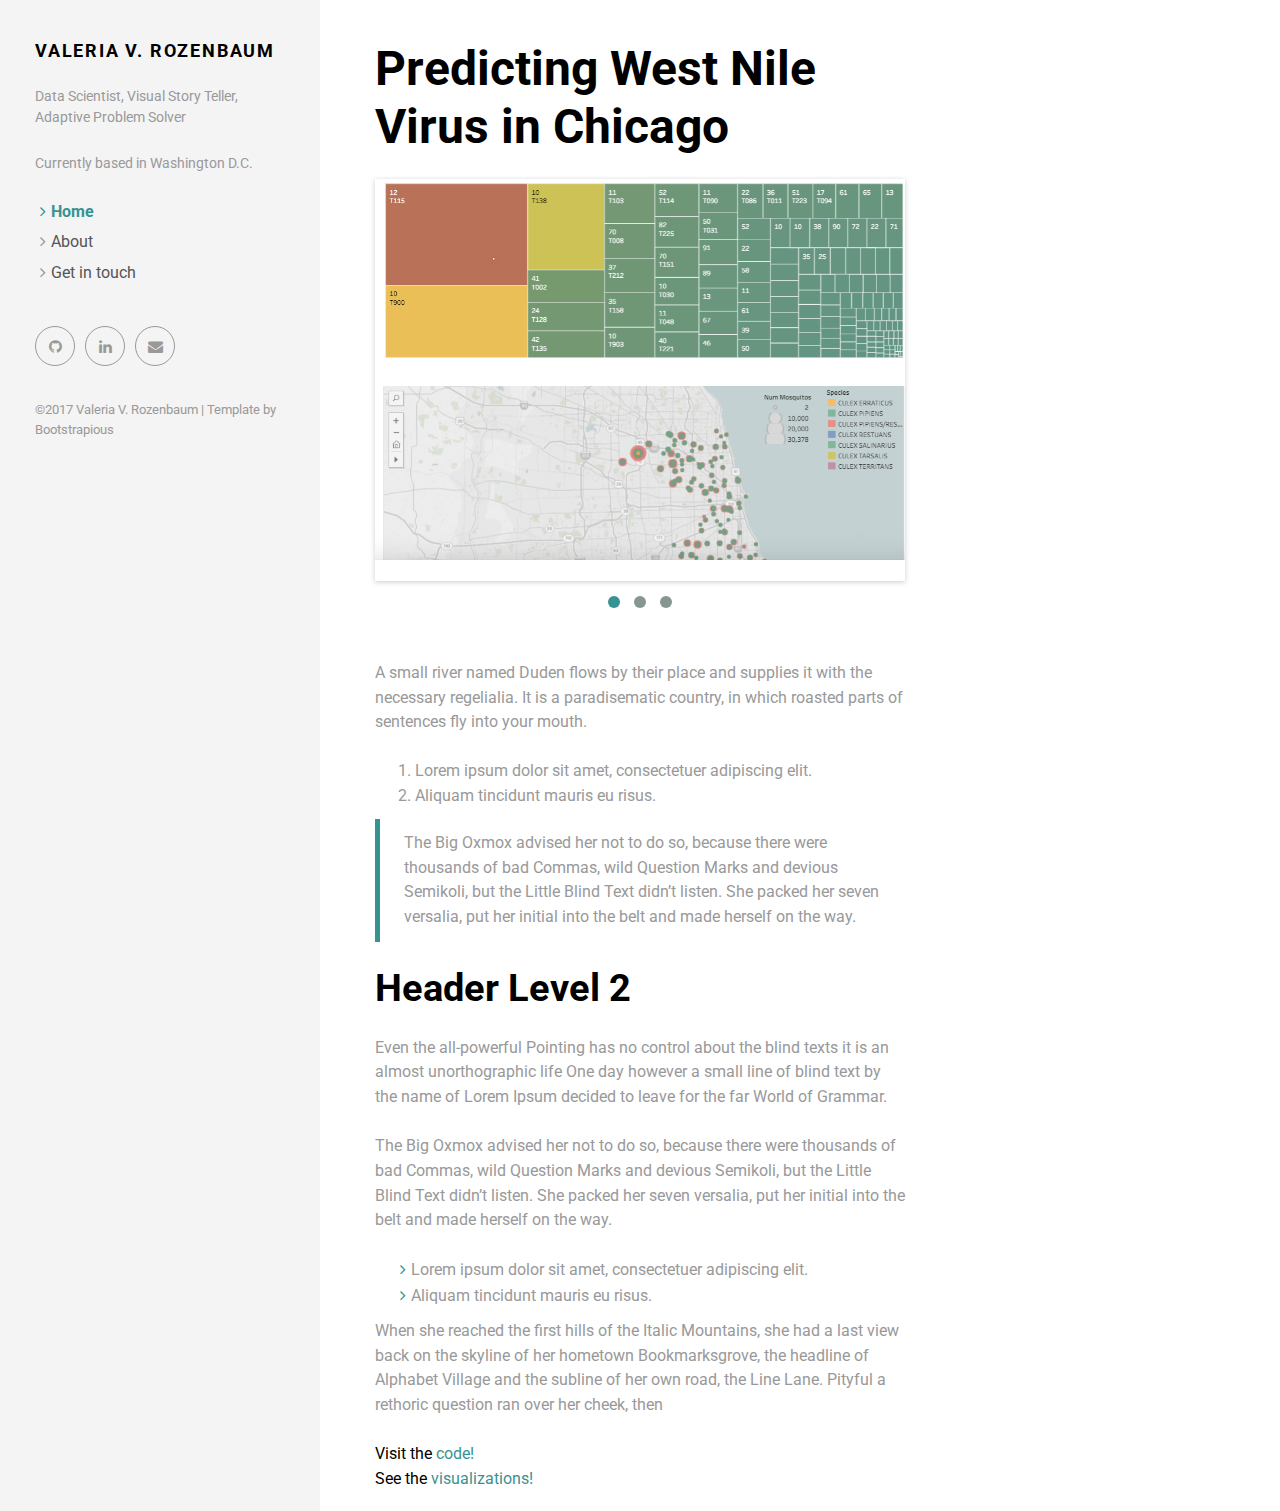
<file: wnvdetail.html>
<!DOCTYPE html>
<html>
  <head>
    <meta charset="utf-8">
    <meta http-equiv="X-UA-Compatible" content="IE=edge">
    <title>Creative - Bootstrap Portfolio Theme by Bootstrapious.com</title>
    <meta name="description" content="">
    <meta name="viewport" content="width=device-width, initial-scale=1">
    <meta name="robots" content="all,follow">
    <!-- Bootstrap-->
    <link rel="stylesheet" href="css/bootstrap.min.css">
    <!-- Google fonts - Open Sans-->
    <link rel="stylesheet" href="https://fonts.googleapis.com/css?family=Roboto:400,300,700,400italic">
    <!-- Font Awesome CSS-->
    <link rel="stylesheet" href="css/font-awesome.min.css">
    <!-- owl carousel-->
    <link rel="stylesheet" href="css/owl.carousel.css">
    <link rel="stylesheet" href="css/owl.theme.css">
    <!-- theme stylesheet-->
    <link rel="stylesheet" href="css/style.sea.css" id="theme-stylesheet">
    <!-- Custom stylesheet - for your changes-->
    <link rel="stylesheet" href="css/custom.css">
    <!-- Favicon-->
    <link rel="shortcut icon" href="favicon.png">
    <!-- Tweaks for older IEs--><!--[if lt IE 9]>
        <script src="https://oss.maxcdn.com/html5shiv/3.7.2/html5shiv.min.js"></script>
        <script src="https://oss.maxcdn.com/respond/1.4.2/respond.min.js"></script><![endif]-->
  </head>
  <body>
    <div id="all">
      <div class="container-fluid">
        <div class="row row-offcanvas row-offcanvas-left"> 
          <!--   *** SIDEBAR ***-->
          <div id="sidebar" class="col-xs-6 col-sm-4 col-md-3 sidebar-offcanvas">
            <div class="sidebar-content">
              <h1 class="sidebar-heading"> <a href="index.html"> Valeria V. Rozenbaum </a></h1>
              <p class="sidebar-p"> Data Scientist, Visual Story Teller, Adaptive Problem Solver </p>
              <p class="sidebar-p"> Currently based in Washington D.C. </p>
              <ul class="sidebar-menu"> 
                <li class="active"><a href="index.html">Home</a></li>
                <li><a href="about.html">About</a></li>
                <li><a href="contact.html">Get in touch</a></li>
              </ul>
              <p class="social"><a href="https://github.com/vrozenbaum" data-animate-hover="pulse" class="external github"><i class="fa fa-github"></i></a><a href="https://www.linkedin.com/in/vrozenbaum/" data-animate-hover="pulse" class="external linkedin"><i class="fa fa-linkedin"></i></a><a href="mailto:valeria.rozenbaum@gmail.com" data-animate-hover="pulse" class="email"><i class="fa fa-envelope"></i></a></p>
              <div class="copyright">
                <p class="credit">&copy;2017 Valeria V. Rozenbaum | Template by <a href="https://bootstrapious.com/tutorials" class="external">Bootstrapious</a></p>
                <!-- Please do not remove the backlink to us, unless you support the development at http://bootstrapious.com/donate. It is part of the license conditions. Thanks for understanding :)        -->
                
              </div>
            </div>
          </div>
          <!--   *** SIDEBAR END ***  -->
          <!--   *** DETAIL ***-->
          <div class="col-xs-12 col-sm-8 col-md-9 content-column white-background">
            <div class="small-navbar visible-xs">
              <button type="button" data-toggle="offcanvas" class="btn btn-ghost pull-left"> <i class="fa fa-align-left"> </i>Menu</button>
              <h1 class="small-navbar-heading"> <a href="index.html">Creative </a></h1>
            </div>
            <div class="row">
              <div class="col-lg-8">
                <div class="content-column-content">
                  <h1>Predicting West Nile Virus in Chicago</h1>
                  <p class="lead"></p>
                  <div id="main-slider">
                    <div class="item"><img alt="" src="img/slider/wnv5.png" class="img-responsive"></div>
                    <div class="item"><img alt="" src="img/slider/wnv3.png" class="img-responsive"></div>
                    <div class="item"><img alt="" src="img/slider/wnv4.png" class="img-responsive"></div>
                  </div>
                  <!-- /#main-slider-->
                  <p>A small river named Duden flows by their place and supplies it with the necessary regelialia. It is a paradisematic country, in which roasted parts of sentences fly into your mouth.</p>
                  <ol>
                    <li>Lorem ipsum dolor sit amet, consectetuer adipiscing elit.</li>
                    <li>Aliquam tincidunt mauris eu risus.</li>
                  </ol>
                  <blockquote>
                    <p>The Big Oxmox advised her not to do so, because there were thousands of bad Commas, wild Question Marks and devious Semikoli, but the Little Blind Text didn’t listen. She packed her seven versalia, put her initial into the belt and made herself on the way.</p>
                  </blockquote>
                  <h2>Header Level 2</h2>
                  <p>Even the all-powerful Pointing has no control about the blind texts it is an almost unorthographic life One day however a small line of blind text by the name of Lorem Ipsum decided to leave for the far World of Grammar.</p>
                  <p>The Big Oxmox advised her not to do so, because there were thousands of bad Commas, wild Question Marks and devious Semikoli, but the Little Blind Text didn’t listen. She packed her seven versalia, put her initial into the belt and made herself on the way.</p>
                  <ul>
                    <li>Lorem ipsum dolor sit amet, consectetuer adipiscing elit.</li>
                    <li>Aliquam tincidunt mauris eu risus.</li>
                  </ul>
                  <p>When she reached the first hills of the Italic Mountains, she had a last view back on the skyline of her hometown Bookmarksgrove, the headline of Alphabet Village and the subline of her own road, the Line Lane. Pityful a rethoric question ran over her cheek, then</p>
                  Visit the <a href="https://github.com/vrozenbaum/Data-Science-and-Visualization-Portfolio/blob/master/Global%20Terrorism%20Database-Bayesian%20Inference%20and%20Imputation.ipynb">code!</a> 
                  <br>See the <a href="https://public.tableau.com/views/WNV4UTrainsetBlocksandSpeciesbyNumberofMosquitos/WestNileVirusOccurencesinChicagaEDA?:embed=y&:display_count=yes">visualizations!</a
                </div>
              </div>
            </div>
          </div>
        </div>
      </div>
    </div>
    <!-- Javascript files-->
    <script src="https://ajax.googleapis.com/ajax/libs/jquery/1.11.0/jquery.min.js"></script>
    <script src="js/bootstrap.min.js"> </script>
    <script src="js/jquery.cookie.js"> </script>
    <script src="js/ekko-lightbox.js"></script>
    <script src="js/jquery.scrollTo.min.js"></script>
    <script src="js/masonry.pkgd.min.js"></script>
    <script src="js/imagesloaded.pkgd.min.js"></script>
    <script src="js/owl.carousel.min.js"></script>
    <script src="js/front.js"></script>
    <!-- Google Analytics: change UA-XXXXX-X to be your site's ID.-->
    <!---->
    <script>
      (function(b,o,i,l,e,r){b.GoogleAnalyticsObject=l;b[l]||(b[l]=
      function(){(b[l].q=b[l].q||[]).push(arguments)});b[l].l=+new Date;
      e=o.createElement(i);r=o.getElementsByTagName(i)[0];
      e.src='//www.google-analytics.com/analytics.js';
      r.parentNode.insertBefore(e,r)}(window,document,'script','ga'));
      ga('create','UA-XXXXX-X');ga('send','pageview');
    </script>
  </body>
</html>
</file>
<file: css/custom.css>
/*
====================
VALERIE STYLES
====================
*/

div.code-viz-links {
    width: 45%;
    margin: -20px auto 20px auto;
}

/*
</file>
<file: css/style.sea.css>
/* 
========================================= 
========================================= 

Startup Template By Bootstrapious.com    

========================================= 
========================================= */
/* variant 3 - sea */



=====================
GENERAL
=====================

*/
html,
body {
  overflow-x: hidden;
  /* Prevent scroll on narrow devices */
}
header {
  z-index: 1000;
}
section {
  position: relative;
  padding-top: 90px;
  padding-bottom: 90px;
}
section.background-gray-lighter {
  background: #cdcdcd;
}
section.background-gray-lightest {
  background: #f7f7f7;
  border-top: solid 1px #cdcdcd;
  border-bottom: solid 1px #cdcdcd;
}
section.background-secondary {
  background: #4fb0c6;
  border-top: solid 1px #2b7484;
  border-bottom: solid 1px #2b7484;
}
.section-inverse {
  color: #fff;
}
.section-inverse h1,
.section-inverse h2,
.section-inverse h3,
.section-inverse h4,
.section-inverse h5,
.section-inverse h6 {
  color: #fff;
}
.section-inverse .heading:after {
  background: #fff;
}
.italic {
  font-style: italic;
  font-family: "Georgia", "Times New Roman", Times, serif;
}
.img-responsive {
  margin: 0 auto;
}
.no-space .box {
  margin: 0 -15px;
}
.margin-top {
  margin-top: 30px;
}
.margin-top--big {
  margin-top: 60px !important;
}
.margin-bottom {
  margin-bottom: 30px;
}
.margin-bottom--big {
  margin-bottom: 60px !important;
}
.margin-bottom--zero {
  margin-bottom: 0 !important;
}
.no-padding-top {
  padding-top: 0;
}
.no-padding-bottom {
  padding-bottom: 0;
}
.padding--small {
  padding-top: 30px;
  padding-bottom: 30px;
}
.weight-300 {
  font-weight: 300 !important;
}
.weight-500 {
  font-weight: 500 !important;
}
.weight-700 {
  font-weight: 700 !important;
}
.text-gray {
  color: #555555;
}
.text-gray-light {
  color: #999999;
}
.text-gray-lighter {
  color: #cdcdcd;
}
@media (max-width: 991px) {
  .text-center-mobile {
    text-align: center !important;
  }
}
a,
button {
  -webkit-transition: all 0.2s ease-out;
  -moz-transition: all 0.2s ease-out;
  transition: all 0.2s ease-out;
}
a i.fa,
button i.fa {
  margin: 0 5px;
}
.clickable {
  cursor: pointer !important;
}
.required {
  color: #379392;
}
.accent {
  color: #379392;
}
.text-uppercase {
  text-transform: uppercase;
  letter-spacing: 0.1em;
}
.list-style-none {
  list-style: none;
}
.btn-ghost {
  color: #379392;
  background-color: transparent;
  border-color: #379392;
}
.btn-ghost:hover,
.btn-ghost:focus,
.btn-ghost:active,
.btn-ghost.active,
.open .dropdown-toggle.btn-ghost {
  color: #379392;
  background-color: rgba(0, 0, 0, 0);
  border-color: #266666;
}
.btn-ghost:active,
.btn-ghost.active,
.open .dropdown-toggle.btn-ghost {
  background-image: none;
}
.btn-ghost.disabled,
.btn-ghost[disabled],
fieldset[disabled] .btn-ghost,
.btn-ghost.disabled:hover,
.btn-ghost[disabled]:hover,
fieldset[disabled] .btn-ghost:hover,
.btn-ghost.disabled:focus,
.btn-ghost[disabled]:focus,
fieldset[disabled] .btn-ghost:focus,
.btn-ghost.disabled:active,
.btn-ghost[disabled]:active,
fieldset[disabled] .btn-ghost:active,
.btn-ghost.disabled.active,
.btn-ghost[disabled].active,
fieldset[disabled] .btn-ghost.active {
  background-color: transparent;
  border-color: #379392;
}
.btn-ghost .badge {
  color: transparent;
  background-color: #379392;
}
.btn-ghost:hover,
.btn-ghost:focus,
.btn-ghost:active,
.btn-ghost.active,
.open .dropdown-toggle.btn-ghost {
  color: #fff;
  background-color: #379392;
  border-color: #379392;
}
.btn-ghost-black {
  color: #000000;
  background-color: transparent;
  border-color: #000000;
}
.btn-ghost-black:hover,
.btn-ghost-black:focus,
.btn-ghost-black:active,
.btn-ghost-black.active,
.open .dropdown-toggle.btn-ghost-black {
  color: #000000;
  background-color: rgba(0, 0, 0, 0);
  border-color: #000000;
}
.btn-ghost-black:active,
.btn-ghost-black.active,
.open .dropdown-toggle.btn-ghost-black {
  background-image: none;
}
.btn-ghost-black.disabled,
.btn-ghost-black[disabled],
fieldset[disabled] .btn-ghost-black,
.btn-ghost-black.disabled:hover,
.btn-ghost-black[disabled]:hover,
fieldset[disabled] .btn-ghost-black:hover,
.btn-ghost-black.disabled:focus,
.btn-ghost-black[disabled]:focus,
fieldset[disabled] .btn-ghost-black:focus,
.btn-ghost-black.disabled:active,
.btn-ghost-black[disabled]:active,
fieldset[disabled] .btn-ghost-black:active,
.btn-ghost-black.disabled.active,
.btn-ghost-black[disabled].active,
fieldset[disabled] .btn-ghost-black.active {
  background-color: transparent;
  border-color: #000000;
}
.btn-ghost-black .badge {
  color: transparent;
  background-color: #000000;
}
.btn-ghost-black:hover,
.btn-ghost-black:focus,
.btn-ghost-black:active,
.btn-ghost-black.active,
.open .dropdown-toggle.btn-ghost-black {
  color: #fff;
  background-color: #000;
  border-color: #000;
}
.btn-white {
  color: #ffffff;
  background-color: transparent;
  border-color: #ffffff;
}
.btn-white:hover,
.btn-white:focus,
.btn-white:active,
.btn-white.active,
.open .dropdown-toggle.btn-white {
  color: #ffffff;
  background-color: rgba(0, 0, 0, 0);
  border-color: #e0e0e0;
}
.btn-white:active,
.btn-white.active,
.open .dropdown-toggle.btn-white {
  background-image: none;
}
.btn-white.disabled,
.btn-white[disabled],
fieldset[disabled] .btn-white,
.btn-white.disabled:hover,
.btn-white[disabled]:hover,
fieldset[disabled] .btn-white:hover,
.btn-white.disabled:focus,
.btn-white[disabled]:focus,
fieldset[disabled] .btn-white:focus,
.btn-white.disabled:active,
.btn-white[disabled]:active,
fieldset[disabled] .btn-white:active,
.btn-white.disabled.active,
.btn-white[disabled].active,
fieldset[disabled] .btn-white.active {
  background-color: transparent;
  border-color: #ffffff;
}
.btn-white .badge {
  color: transparent;
  background-color: #ffffff;
}
.btn-white:hover,
.btn-white:focus,
.btn-white:active,
.btn-white.active,
.open .dropdown-toggle.btn-white {
  color: #ffffff;
  background-color: #fff;
  border-color: #fff;
}
.icon {
  display: inline-block;
  width: 60px;
  height: 60px;
  line-height: 60px;
  border-radius: 30px;
  border: solid 1px #379392;
  color: #379392;
  -webkit-transition: all 0.2s ease-out;
  -moz-transition: all 0.2s ease-out;
  transition: all 0.2s ease-out;
  font-size: 30px;
  margin: 0 auto 30px;
  text-align: center;
}
.icon.brand-secondary {
  border-color: #4fb0c6;
  color: #4fb0c6;
}
.icon.brand-terciary {
  border-color: #3f699a;
  color: #3f699a;
}
.icon.brand-four {
  border-color: #3c2967;
  color: #3c2967;
}
/*

=====================
SIDEBAR + RIGHT COLUMN
=====================

*/
#sidebar {
  padding-top: 40px;
}
@media screen and (min-width: 992px) {
  .sidebar-content {
    padding-left: 20px;
    padding-right: 20px;
  }
}
.sidebar-heading {
  font-size: 18px;
  text-transform: uppercase;
  letter-spacing: 0.1em;
}
.sidebar-heading a {
  color: #000;
  text-decoration: none;
  -webkit-transition: all 0.2s ease-out;
  -moz-transition: all 0.2s ease-out;
  transition: all 0.2s ease-out;
}
.sidebar-heading a:hover {
  border-bottom: dotted 1px #379392;
  color: #000;
  text-decoration: none;
}
.sidebar-p {
  color: #999999;
  font-size: 14px;
}
.sidebar-menu {
  list-style-type: none;
  padding-left: 20px;
  margin-bottom: 40px;
}
.sidebar-menu li {
  margin-bottom: 5px;
}
.sidebar-menu li a {
  color: #555555;
}
.sidebar-menu li:before {
  font-family: 'FontAwesome';
  content: '\f105';
  margin: 0 5px 0 -15px;
  color: #999999;
}
.sidebar-menu li.active a {
  color: #379392;
  font-weight: bold;
}
.sidebar-menu li.active:before {
  color: #379392;
}
.sidebar-menu li:hover a {
  text-decoration: none;
  color: #379392;
}
.sidebar-menu li:hover:before {
  color: #379392;
}
.content-column {
  padding-top: 40px;
}
.content-column.white-background {
  background: #fff;
  min-height: 100vh;
}
.grid {
  padding-top: 5px;
  overflow-y: hidden;
}
.content-column-content {
  padding-left: 20px;
  padding-right: 20px;
  padding-bottom: 20px;
}
@media (min-width: 1200px) {
  .content-column-content {
    padding-left: 40px;
    padding-right: 40px;
  }
}
.content-column-content p.lead {
  color: #555555;
}
.content-column-content p,
.content-column-content li {
  color: #999999;
}
.content-column-content ul li {
  list-style-type: none;
}
.content-column-content ul li:before {
  font-family: 'FontAwesome';
  content: '\f105';
  margin: 0 5px 0 -15px;
  color: #379392;
}
.small-navbar {
  margin-bottom: 20px;
}
.small-navbar:before,
.small-navbar:after {
  content: " ";
  display: table;
}
.small-navbar:after {
  clear: both;
}
.small-navbar-heading {
  float: right;
  font-size: 18px;
  text-transform: uppercase;
  letter-spacing: 0.1em;
  margin-top: 10px;
}
.small-navbar-heading a {
  color: #000;
  text-decoration: none;
  -webkit-transition: all 0.2s ease-out;
  -moz-transition: all 0.2s ease-out;
  transition: all 0.2s ease-out;
}
.small-navbar-heading a:hover {
  border-bottom: dotted 1px #379392;
  color: #000;
  text-decoration: none;
}
/*

=====================
OFF-CANVAS SIDEBAR BEHAVIOUR
=====================

*/
@media screen and (max-width: 767px) {
  .row-offcanvas {
    position: relative;
    -webkit-transition: all 0.25s ease-out;
    -o-transition: all 0.25s ease-out;
    transition: all 0.25s ease-out;
    opacity: 1;
  }
  .row-offcanvas-right {
    right: 0;
  }
  .row-offcanvas-left {
    left: 0;
  }
  .row-offcanvas-right .sidebar-offcanvas {
    right: -50%;
    /* 6 columns */
  }
  .row-offcanvas-left .sidebar-offcanvas {
    left: -48%;
    /* 6 columns */
  }
  .row-offcanvas-right.active {
    right: 50%;
    /* 6 columns */
  }
  .row-offcanvas-left.active {
    left: 50%;
    /* 6 columns */
  }
  .sidebar-offcanvas {
    position: absolute;
    top: 0;
    width: 50%;
    /* 6 columns */
  }
}
/*

=====================
SERVICES / INTEGRATIONS
=====================

*/
.services {
  margin-top: 80px;
  text-align: center;
}
.services .services-heading {
  text-transform: uppercase;
  letter-spacing: 0.1em;
  font-size: 18px;
  font-weight: 400;
  color: #999999;
  margin-bottom: 40px;
}
.services .heading {
  font-size: 18px;
  font-weight: 700;
  margin-bottom: 20px;
  text-align: center;
}
.services .heading:after {
  content: " ";
  display: block;
  width: 100px;
  height: 1px;
  margin: 20px auto 20px;
  background: #379392;
}
.services p {
  font-size: 14px;
  line-height: 1.5;
  margin-bottom: 60px;
  color: #999999;
}
/*

=====================
CUSTOMERS
=====================

*/
.customer {
  text-align: center;
}
.customer img {
  display: inline-block;
  margin-top: 10px;
  margin-bottom: 10px;
  -webkit-filter: grayscale(100%);
  filter: grayscale(100%);
}
.customer img:hover {
  -webkit-filter: grayscale(0);
  filter: grayscale(0);
}
/*

=====================
SIGN UP FORM
=====================

*/
@media (max-width: 991px) {
  .sign-up-form .form-control {
    margin-bottom: 20px;
  }
  .sign-up-form .btn {
    margin-bottom: 20px;
  }
}
@media (min-width: 768px) {
  .sign-up-form .form-control {
    width: 350px;
  }
}
/*

=====================
SOCIAL LINKS
=====================

*/
.contact-form {
  margin-bottom: 20px;
}
p.social {
  margin-top: 20px;
}
p.social a {
  margin: 0 10px 10px 0;
  color: #fff;
  display: inline-block;
  width: 40px;
  height: 40px;
  border-radius: 20px;
  line-height: 40px;
  font-size: 15px;
  text-align: center;
  vertical-align: bottom;
  border: solid 1px #999999;
  color: #999999;
  -webkit-transition: all 0.2s ease-out;
  -moz-transition: all 0.2s ease-out;
  transition: all 0.2s ease-out;
  /*
             &.facebook {background-color: #4460ae; border-color: #4460ae;}
             &.gplus {background-color: #c21f25; border-color: #c21f25;}
             &.twitter {background-color: #3cf; border-color: #3cf;}
             &.instagram {background-color: #cd4378; border-color: #cd4378;}
             &.email {background-color: #4a7f45; border-color: #4a7f45;}
             &.link {background-color: #871AFF; border-color: #871AFF;}
             */
}
p.social a:hover {
  color: #379392;
  border-color: #379392;
}
p.social a i {
  vertical-align: bottom;
  line-height: 40px;
}
p.social.social--outline a {
  background: transparent;
}
p.social.social--outline a.facebook {
  color: #4460ae;
  border-color: #4460ae;
}
p.social.social--outline a.gplus {
  color: #c21f25;
  border-color: #c21f25;
}
p.social.social--outline a.twitter {
  color: #3cf;
  border-color: #3cf;
}
p.social.social--outline a.instagram {
  color: #cd4378;
  border-color: #cd4378;
}
p.social.social--outline a.email {
  color: #4a7f45;
  border-color: #4a7f45;
}
p.social.social--outline a.link {
  color: #871AFF;
  border-color: #871AFF;
}
p.social.social--big a {
  width: 60px;
  height: 60px;
  border-radius: 30px;
  line-height: 60px;
  font-size: 25px;
}
p.social.social--big i {
  line-height: 60px;
}
/*

=====================
COPYRIGHT
=====================

*/
.copyright {
  color: #999999;
  font-size: 13px;
}
.copyright p.credit {
  margin-bottom: 10px;
}
.copyright p.credit a {
  color: #999999;
}
@media (max-width: 991px) {
  .copyright p.credit {
    text-align: center !important;
  }
}
@media (max-width: 991px) {
  .copyright {
    text-align: center !important;
  }
}
/*

=====================
MAIN PORTFOLIO SLIDER
=====================

*/
#main-slider {
  margin-bottom: 40px;
  opacity: 0;
}
#main-slider ul li div {
  width: 100%;
}
#main-slider .owl-wrapper-outer {
  box-shadow: 0 1px 5px #ccc;
}
#main-slider .owl-controls .owl-buttons {
  display: none;
}
#main-slider .owl-controls .owl-page.active span,
#main-slider .owl-controls.clickable .owl-page:hover span {
  background: #379392;
}
/*

=====================
ABOUT
=====================

*/
.progress-title {
  text-align: left;
  font-weight: 700;
  text-transform: uppercase;
  letter-spacing: 0.1em;
  color: #999999;
  font-size: 12px;
}
.progress-bar-skill1 {
  background-color: #d1d1d1;
  background-color: #69c7c6;
}
.progress-striped .progress-bar-skill1 {
  background-image: -webkit-linear-gradient(45deg, rgba(255, 255, 255, 0.15) 25%, transparent 25%, transparent 50%, rgba(255, 255, 255, 0.15) 50%, rgba(255, 255, 255, 0.15) 75%, transparent 75%, transparent);
  background-image: linear-gradient(45deg, rgba(255, 255, 255, 0.15) 25%, transparent 25%, transparent 50%, rgba(255, 255, 255, 0.15) 50%, rgba(255, 255, 255, 0.15) 75%, transparent 75%, transparent);
}
.progress-striped .progress-bar-skill1 {
  background-image: -webkit-linear-gradient(45deg, rgba(255, 255, 255, 0.15) 25%, transparent 25%, transparent 50%, rgba(255, 255, 255, 0.15) 50%, rgba(255, 255, 255, 0.15) 75%, transparent 75%, transparent);
  background-image: linear-gradient(45deg, rgba(255, 255, 255, 0.15) 25%, transparent 25%, transparent 50%, rgba(255, 255, 255, 0.15) 50%, rgba(255, 255, 255, 0.15) 75%, transparent 75%, transparent);
}
.progress-bar-skill2 {
  background-color: #c8c7c7;
  background-color: #57c0bf;
}
.progress-striped .progress-bar-skill2 {
  background-image: -webkit-linear-gradient(45deg, rgba(255, 255, 255, 0.15) 25%, transparent 25%, transparent 50%, rgba(255, 255, 255, 0.15) 50%, rgba(255, 255, 255, 0.15) 75%, transparent 75%, transparent);
  background-image: linear-gradient(45deg, rgba(255, 255, 255, 0.15) 25%, transparent 25%, transparent 50%, rgba(255, 255, 255, 0.15) 50%, rgba(255, 255, 255, 0.15) 75%, transparent 75%, transparent);
}
.progress-striped .progress-bar-skill2 {
  background-image: -webkit-linear-gradient(45deg, rgba(255, 255, 255, 0.15) 25%, transparent 25%, transparent 50%, rgba(255, 255, 255, 0.15) 50%, rgba(255, 255, 255, 0.15) 75%, transparent 75%, transparent);
  background-image: linear-gradient(45deg, rgba(255, 255, 255, 0.15) 25%, transparent 25%, transparent 50%, rgba(255, 255, 255, 0.15) 50%, rgba(255, 255, 255, 0.15) 75%, transparent 75%, transparent);
}
.progress-bar-skill3 {
  background-color: #bdbdbd;
  background-color: #45b8b7;
}
.progress-striped .progress-bar-skill3 {
  background-image: -webkit-linear-gradient(45deg, rgba(255, 255, 255, 0.15) 25%, transparent 25%, transparent 50%, rgba(255, 255, 255, 0.15) 50%, rgba(255, 255, 255, 0.15) 75%, transparent 75%, transparent);
  background-image: linear-gradient(45deg, rgba(255, 255, 255, 0.15) 25%, transparent 25%, transparent 50%, rgba(255, 255, 255, 0.15) 50%, rgba(255, 255, 255, 0.15) 75%, transparent 75%, transparent);
}
.progress-striped .progress-bar-skill3 {
  background-image: -webkit-linear-gradient(45deg, rgba(255, 255, 255, 0.15) 25%, transparent 25%, transparent 50%, rgba(255, 255, 255, 0.15) 50%, rgba(255, 255, 255, 0.15) 75%, transparent 75%, transparent);
  background-image: linear-gradient(45deg, rgba(255, 255, 255, 0.15) 25%, transparent 25%, transparent 50%, rgba(255, 255, 255, 0.15) 50%, rgba(255, 255, 255, 0.15) 75%, transparent 75%, transparent);
}
.progress-bar-skill4 {
  background-color: #b3b2b2;
  background-color: #3ea6a4;
}
.progress-striped .progress-bar-skill4 {
  background-image: -webkit-linear-gradient(45deg, rgba(255, 255, 255, 0.15) 25%, transparent 25%, transparent 50%, rgba(255, 255, 255, 0.15) 50%, rgba(255, 255, 255, 0.15) 75%, transparent 75%, transparent);
  background-image: linear-gradient(45deg, rgba(255, 255, 255, 0.15) 25%, transparent 25%, transparent 50%, rgba(255, 255, 255, 0.15) 50%, rgba(255, 255, 255, 0.15) 75%, transparent 75%, transparent);
}
.progress-striped .progress-bar-skill4 {
  background-image: -webkit-linear-gradient(45deg, rgba(255, 255, 255, 0.15) 25%, transparent 25%, transparent 50%, rgba(255, 255, 255, 0.15) 50%, rgba(255, 255, 255, 0.15) 75%, transparent 75%, transparent);
  background-image: linear-gradient(45deg, rgba(255, 255, 255, 0.15) 25%, transparent 25%, transparent 50%, rgba(255, 255, 255, 0.15) 50%, rgba(255, 255, 255, 0.15) 75%, transparent 75%, transparent);
}
.progress-bar-skill5 {
  background-color: #a9a8a8;
  background-color: #379392;
}
.progress-striped .progress-bar-skill5 {
  background-image: -webkit-linear-gradient(45deg, rgba(255, 255, 255, 0.15) 25%, transparent 25%, transparent 50%, rgba(255, 255, 255, 0.15) 50%, rgba(255, 255, 255, 0.15) 75%, transparent 75%, transparent);
  background-image: linear-gradient(45deg, rgba(255, 255, 255, 0.15) 25%, transparent 25%, transparent 50%, rgba(255, 255, 255, 0.15) 50%, rgba(255, 255, 255, 0.15) 75%, transparent 75%, transparent);
}
.progress-striped .progress-bar-skill5 {
  background-image: -webkit-linear-gradient(45deg, rgba(255, 255, 255, 0.15) 25%, transparent 25%, transparent 50%, rgba(255, 255, 255, 0.15) 50%, rgba(255, 255, 255, 0.15) 75%, transparent 75%, transparent);
  background-image: linear-gradient(45deg, rgba(255, 255, 255, 0.15) 25%, transparent 25%, transparent 50%, rgba(255, 255, 255, 0.15) 50%, rgba(255, 255, 255, 0.15) 75%, transparent 75%, transparent);
}
/*

=====================
EKKO LIGHTBOX
=====================

*/
.ekko-lightbox-container {
  position: relative;
}
.ekko-lightbox-nav-overlay {
  position: absolute;
  top: 0;
  left: 0;
  z-index: 100;
  width: 100%;
  height: 100%;
}
.ekko-lightbox-nav-overlay a {
  z-index: 100;
  display: block;
  width: 49%;
  height: 100%;
  font-size: 30px;
  color: #fff;
  opacity: 0;
  text-decoration: none !important;
  -webkit-transition: opacity 0.5s;
  -moz-transition: opacity 0.5s;
  -o-transition: opacity 0.5s;
  transition: opacity 0.5s;
}
.ekko-lightbox-nav-overlay a:empty {
  width: 49%;
  color: transparent;
}
.ekko-lightbox a:hover,
a:focus,
a:active {
  text-decoration: none;
  opacity: 1;
  color: #fff;
}
.ekko-lightbox .glyphicon-chevron-left {
  left: 0;
  float: left;
  padding-left: 15px;
  text-align: left;
}
.ekko-lightbox .glyphicon-chevron-right {
  right: 0;
  float: right;
  padding-right: 15px;
  text-align: right;
}
.ekko-lightbox .modal-footer {
  text-align: left;
}
.grid {
  margin-right: -15px;
  margin-left: -15px;
}
.box-masonry {
  background: #fff;
  margin-bottom: 30px;
  position: relative;
  box-shadow: 0 0 5px #ccc;
  -webkit-transition: all 0.2s ease-out;
  -moz-transition: all 0.2s ease-out;
  transition: all 0.2s ease-out;
  overflow: hidden;
  text-overflow: ellipsis;
}
.box-masonry h4 {
  font-size: 16px;
  line-height: 1.5;
  font-weight: 700;
  text-transform: uppercase;
  letter-spacing: 0.1em;
}
.box-masonry h4 a {
  color: #000;
  border-bottom: solid 1px transparent;
}
.box-masonry h4 a:hover {
  border-bottom: dotted 1px #379392;
  color: #000;
  text-decoration: none;
}
.box-masonry .box-masonry-text {
  padding: 15px 20px 15px;
}
.box-masonry .box-masonry-text p {
  color: #999999;
  font-size: 14px;
}
.box-masonry .box-masonry-hover-text-header {
  position: absolute;
  left: 0;
  right: 0;
  top: 0;
  padding: 15px 20px 15px;
  opacity: 0;
  -webkit-transition: all 0.2s ease-out;
  -moz-transition: all 0.2s ease-out;
  transition: all 0.2s ease-out;
  color: #555555;
}
.box-masonry .box-masonry-hover-text-header p {
  font-size: 14px;
}
.box-masonry .box-masonry-hover-text-header h4 a {
  color: #555555;
}
.box-masonry .box-masonry-hover-center {
  position: absolute;
  width: 100%;
  top: 30%;
  opacity: 0;
  padding-left: 20px;
  -webkit-transition: all 0.2s ease-out;
  -moz-transition: all 0.2s ease-out;
  transition: all 0.2s ease-out;
  text-align: center;
}
.box-masonry .box-masonry-hover-center .see-more-icon {
  color: #555555;
  font-size: 50px;
}
.box-masonry:hover {
  box-shadow: 0 0 5px #999;
}
.box-masonry:hover .box-masonry-hover-text-header {
  opacity: 1;
}
.box-masonry:hover .box-masonry-hover-center {
  opacity: 1;
}
.box-masonry:hover .box-masonry-image.with-hover-overlay:before {
  opacity: 0.8;
}
.box-masonry:hover .box-masonry-image.with-hover-icon:after {
  opacity: 0.7;
}
.box-masonry h2:last-child,
.box-masonry p:last-child {
  margin-bottom: 0;
}
.box-masonry .box-masonry-image {
  display: block;
  position: relative;
  min-height: 100px;
  background: #ccc;
}
.box-masonry .box-masonry-image.with-hover-overlay:before {
  display: block;
  position: absolute;
  content: " ";
  background: #fff;
  opacity: 0;
  width: 100%;
  height: 100%;
  left: 0;
  top: 0;
  -webkit-transition: all 0.2s ease-out;
  -moz-transition: all 0.2s ease-out;
  transition: all 0.2s ease-out;
}
.box-masonry .box-masonry-image.with-hover-icon:after {
  display: block;
  position: absolute;
  width: 100%;
  left: 0;
  top: 50%;
  -webkit-transform: translate(0, -50%);
  -ms-transform: translate(0, -50%);
  transform: translate(0, -50%);
  opacity: 0;
  -webkit-transition: all 0.2s ease-out;
  -moz-transition: all 0.2s ease-out;
  transition: all 0.2s ease-out;
  font-family: 'FontAwesome';
  content: '\f105';
  text-align: center;
  font-size: 50px;
  color: #555555;
}
.box-masonry .box-masonry-image:hover {
  text-decoration: none;
}
.box-simple {
  text-align: center;
  margin-bottom: 48px;
}
.box-simple h3 {
  font-weight: normal;
  font-size: 24px;
  line-height: 1.5;
  color: #555555;
  font-weight: 400;
}
.box-simple h3 a {
  color: #555555;
}
.box-simple p {
  color: #999999;
}
.box-simple:hover .icon {
  -webkit-transform: scale(1.1, 1.1);
  -ms-transform: scale(1.1, 1.1);
  transform: scale(1.1, 1.1);
}
.box-simple:hover .icon i {
  -webkit-transform: scale(1, 1);
  -ms-transform: scale(1, 1);
  transform: scale(1, 1);
}
.box-simple.box-white {
  padding: 20px;
  border: dotted 1px #999999;
}
.box-simple.box-white .icon {
  color: #555555;
  border-color: transparent;
  font-size: 70px;
}
.box-simple.box-dark {
  padding: 20px;
  border: dotted 1px #999999;
  background: #555555;
  color: #fff;
}
.box-simple.box-dark .icon {
  color: #f7f7f7;
  border-color: transparent;
  font-size: 70px;
}
.box-simple.box-dark h3 {
  color: #fff;
}
.box-simple.box-dark h3 a {
  color: #fff;
}
.box-simple.box-dark p {
  color: #fff;
}
.box-image {
  position: relative;
  overflow: hidden;
  text-align: center;
  margin: 15px 0;
}
.box-image .bg {
  position: absolute;
  top: auto;
  bottom: 0;
  width: 100%;
  height: 100%;
  opacity: 0;
  filter: alpha(opacity=0);
  background: #379392;
}
.box-image .name {
  position: absolute;
  width: 100%;
  height: 50%;
  bottom: 0;
  -webkit-transform: translate(0, 100%);
  -ms-transform: translate(0, 100%);
  transform: translate(0, 100%);
  -webkit-transition: all 0.2s ease-out;
  -moz-transition: all 0.2s ease-out;
  transition: all 0.2s ease-out;
  color: #fff;
  padding: 0 20px;
}
.box-image .name h3 {
  color: #fff;
  text-transform: uppercase;
  font-size: 24px;
  letter-spacing: 0.08em;
}
.box-image .name h3 a {
  color: #fff;
  text-decoration: none;
}
.box-image .text {
  position: absolute;
  width: 100%;
  height: 50%;
  top: 0;
  -webkit-transform: translate(0, -150%);
  -ms-transform: translate(0, -150%);
  transform: translate(0, -150%);
  -webkit-transition: all 0.2s ease-out;
  -moz-transition: all 0.2s ease-out;
  transition: all 0.2s ease-out;
  color: #fff;
  padding: 0 20px;
}
.box-image:hover .bg {
  opacity: 0.7;
  filter: alpha(opacity=70);
}
.box-image:hover .name {
  position: absolute;
  -webkit-transform: translate(0, -75%);
  -ms-transform: translate(0, -75%);
  transform: translate(0, -75%);
}
.box-image:hover .text {
  position: absolute;
  -webkit-transform: translate(0, 100%);
  -ms-transform: translate(0, 100%);
  transform: translate(0, 100%);
}
.box-image-text {
  position: relative;
  background: #fff;
  overflow: hidden;
  text-align: center;
  margin: 15px 0;
}
.box-image-text .top {
  position: relative;
  margin-bottom: 10px;
}
.box-image-text .top .bg {
  position: absolute;
  top: auto;
  bottom: 0;
  width: 100%;
  height: 100%;
  opacity: 0;
  filter: alpha(opacity=0);
  background: #fff;
}
.box-image-text .top .logo {
  width: 100%;
  position: absolute;
  text-align: center;
  top: 50%;
  -webkit-transform: translate(0, -50%);
  -ms-transform: translate(0, -50%);
  transform: translate(0, -50%);
}
.box-image-text .top .name {
  position: absolute;
  width: 100%;
  height: 50%;
  bottom: 0;
  -webkit-transform: translate(0, 100%);
  -ms-transform: translate(0, 100%);
  transform: translate(0, 100%);
  -webkit-transition: all 0.2s ease-out;
  -moz-transition: all 0.2s ease-out;
  transition: all 0.2s ease-out;
  color: #fff;
  padding: 0 20px;
}
.box-image-text .top .name h3 {
  color: #fff;
  text-transform: uppercase;
  font-size: 24px;
  letter-spacing: 0.08em;
}
.box-image-text .top .name h3 a {
  color: #fff;
  text-decoration: none;
}
.box-image-text .top .name h4 {
  color: #fff;
  text-transform: uppercase;
  font-size: 24px;
  letter-spacing: 0.08em;
}
.box-image-text .top .name h4 a {
  color: #fff;
  text-decoration: none;
}
.box-image-text .top .text {
  position: absolute;
  width: 100%;
  height: 50%;
  top: 0;
  -webkit-transform: translate(0, -150%);
  -ms-transform: translate(0, -150%);
  transform: translate(0, -150%);
  -webkit-transition: all 0.2s ease-out;
  -moz-transition: all 0.2s ease-out;
  transition: all 0.2s ease-out;
  color: #fff;
  padding: 0 20px;
}
.box-image-text .content {
  padding: 15px 15px 0 15px;
}
.box-image-text .content h3,
.box-image-text .content h4 {
  text-transform: uppercase;
  line-height: 1.5;
  color: #555555;
  font-weight: 800;
  letter-spacing: 0.08em;
}
.box-image-text .content p {
  color: #999999;
}
.box-image-text.bg-visible .bg {
  opacity: 0.8;
  filter: alpha(opacity=80);
}
.box-image-text:hover .bg {
  opacity: 0.7;
  filter: alpha(opacity=70);
}
.box-image-text:hover .name {
  position: absolute;
  -webkit-transform: translate(0, -75%);
  -ms-transform: translate(0, -75%);
  transform: translate(0, -75%);
}
.box-image-text:hover .text {
  position: absolute;
  -webkit-transform: translate(0, 100%);
  -ms-transform: translate(0, 100%);
  transform: translate(0, 100%);
}
/*

=====================
STYLE SWITCHER FOR DEMO
=====================

*/
#style-switch-button {
  position: fixed;
  bottom: 200px;
  left: 0px;
  border-radius: 0;
  z-index: 2;
}
#style-switch {
  -webkit-box-sizing: border-box;
  -moz-box-sizing: border-box;
  box-sizing: border-box;
  width: 300px;
  padding: 20px;
  position: fixed;
  bottom: 240px;
  left: 0;
  background: #fff;
  border: solid 1px #cdcdcd;
  z-index: 2000;
}
#style-switch h4 {
  color: #555555;
}
/* ========================================= */
/* THEMING OF BOOTSTRAP COMPONENTS           */
/* ========================================= */
/* nav */
.nav {
  margin-bottom: 0;
  padding-left: 0;
  list-style: none;
}
.nav > li > a {
  padding: 10px 15px;
}
.nav > li > a:hover,
.nav > li > a:focus {
  background-color: #cdcdcd;
}
.nav > li.disabled > a {
  color: #999999;
}
.nav > li.disabled > a:hover,
.nav > li.disabled > a:focus {
  color: #999999;
}
.nav .open > a,
.nav .open > a:hover,
.nav .open > a:focus {
  background-color: #cdcdcd;
  border-color: #379392;
}
.nav-tabs {
  border-bottom: 1px solid #dddddd;
}
.nav-tabs > li > a {
  line-height: 1.55;
  border-radius: 0 0 0 0;
}
.nav-tabs > li > a:hover {
  border-color: #cdcdcd #cdcdcd #dddddd;
}
.nav-tabs > li.active > a,
.nav-tabs > li.active > a:hover,
.nav-tabs > li.active > a:focus {
  color: #555555;
  background-color: #f4f4f4;
  border: 1px solid #dddddd;
}
.nav-pills > li > a {
  border-radius: 0;
}
.nav-pills > li.active > a,
.nav-pills > li.active > a:hover,
.nav-pills > li.active > a:focus {
  color: #ffffff;
  background-color: #379392;
}
.nav-tabs-justified > li > a {
  border-radius: 0;
}
.nav-tabs-justified > .active > a,
.nav-tabs-justified > .active > a:hover,
.nav-tabs-justified > .active > a:focus {
  border: 1px solid #dddddd;
}
@media (min-width: 768px) {
  .nav-tabs-justified > li > a {
    border-bottom: 1px solid #dddddd;
    border-radius: 0 0 0 0;
  }
  .nav-tabs-justified > .active > a,
  .nav-tabs-justified > .active > a:hover,
  .nav-tabs-justified > .active > a:focus {
    border-bottom-color: #f4f4f4;
  }
}
/* navbar */
.navbar {
  font-family: "Roboto", Helvetica, Arial, sans-serif;
  min-height: 80px;
  margin-bottom: 0;
  border-top: none;
  border-bottom: none;
}
@media (min-width: 768px) {
  .navbar {
    border-radius: 0;
  }
}
.navbar-collapse {
  max-height: 340px;
  overflow-x: visible;
  padding-right: 15px;
  padding-left: 15px;
}
.navbar-collapse.in {
  overflow-y: auto;
}
@media (min-width: 768px) and (max-width: 991px) {
  .navbar-collapse {
    font-size: 14px;
  }
}
@media (min-width: 768px) {
  .navbar-collapse {
    width: auto;
    border-top: 0;
    box-shadow: none;
  }
  .navbar-collapse.collapse {
    display: block !important;
    height: auto !important;
    padding-bottom: 0;
    overflow: visible !important;
  }
  .navbar-collapse.in {
    overflow-y: visible;
  }
  .navbar-collapse.right {
    float: right;
  }
  .navbar-fixed-top .navbar-collapse,
  .navbar-static-top .navbar-collapse,
  .navbar-fixed-bottom .navbar-collapse {
    padding-left: 0;
    padding-right: 0;
  }
}
.container > .navbar-header,
.container-fluid > .navbar-header,
.container > .navbar-collapse,
.container-fluid > .navbar-collapse {
  margin-right: -15px;
  margin-left: -15px;
}
@media (min-width: 768px) {
  .container > .navbar-header,
  .container-fluid > .navbar-header,
  .container > .navbar-collapse,
  .container-fluid > .navbar-collapse {
    margin-right: 0;
    margin-left: 0;
  }
}
.navbar-brand {
  float: left;
  padding: 10px 15px;
  font-size: 20px;
  line-height: 24px;
  height: 80px;
}
.navbar-brand:hover,
.navbar-brand:focus {
  text-decoration: none;
}
@media (min-width: 768px) {
  .navbar > .container .navbar-brand,
  .navbar > .container-fluid .navbar-brand {
    margin-left: -15px;
  }
}
.navbar-toggle {
  padding: 9px 10px !important;
  margin-right: 15px;
  border-radius: 0;
}
.navbar-nav {
  margin: 14px -15px;
}
.navbar-nav > li > a {
  padding-top: 10px;
  padding-bottom: 10px;
  line-height: 24px;
}
@media (max-width: 767px) {
  .navbar-nav .open .dropdown-menu > li > a,
  .navbar-nav .open .dropdown-menu .dropdown-header {
    padding: 5px 15px 5px 25px;
  }
  .navbar-nav .open .dropdown-menu > li > a {
    line-height: 24px;
  }
  .navbar-nav .open .dropdown-menu > li > a:hover,
  .navbar-nav .open .dropdown-menu > li > a:focus {
    background-image: none;
  }
}
@media (min-width: 768px) {
  .navbar-nav {
    margin: 0 auto;
    display: table;
    table-layout: fixed;
    float: left;
  }
  .navbar-nav > li {
    float: left;
  }
  .navbar-nav > li > a {
    padding-top: 28px;
    padding-bottom: 28px;
  }
  .navbar-nav.navbar-right:last-child {
    margin-right: -15px;
  }
}
.navbar-form {
  margin-left: -15px;
  margin-right: -15px;
  padding: 10px 15px;
  border: none;
  margin-top: 21px;
  margin-bottom: 21px;
}
@media (max-width: 767px) {
  .navbar-form .form-group {
    margin-bottom: 5px;
  }
}
.navbar-btn {
  margin-top: 21px;
  margin-bottom: 21px;
}
.navbar-btn.btn-sm {
  margin-top: 23.5px;
  margin-bottom: 23.5px;
}
.navbar-btn.btn-xs {
  margin-top: 29px;
  margin-bottom: 29px;
}
.navbar-text {
  margin-top: 28px;
  margin-bottom: 28px;
}
@media (min-width: 768px) {
  .navbar-text {
    float: left;
    margin-left: 15px;
    margin-right: 15px;
  }
  .navbar-text.navbar-right:last-child {
    margin-right: 0;
  }
}
.navbar-default {
  background-color: #ffffff;
  border-bottom-color: transparent;
}
.navbar-default .navbar-brand {
  color: #4fb0c6;
}
.navbar-default .navbar-brand:hover,
.navbar-default .navbar-brand:focus {
  color: #3795ab;
  background-color: transparent;
}
.navbar-default .navbar-text {
  color: #777777;
}
.navbar-default .navbar-nav > li > a {
  color: #4fb0c6;
}
.navbar-default .navbar-nav > li > a:hover,
.navbar-default .navbar-nav > li > a:focus {
  color: #333333;
  background-color: transparent;
}
.navbar-default .navbar-nav > .active > a,
.navbar-default .navbar-nav > .active > a:hover,
.navbar-default .navbar-nav > .active > a:focus {
  color: #333333;
  background-color: transparent;
}
.navbar-default .navbar-nav > .disabled > a,
.navbar-default .navbar-nav > .disabled > a:hover,
.navbar-default .navbar-nav > .disabled > a:focus {
  color: #cccccc;
  background-color: transparent;
}
.navbar-default .navbar-toggle {
  border-color: transparent;
}
.navbar-default .navbar-toggle:hover,
.navbar-default .navbar-toggle:focus {
  background-color: transparent;
}
.navbar-default .navbar-toggle .icon-bar {
  background-color: #4fb0c6;
}
.navbar-default .navbar-collapse {
  border-color: transparent;
}
.navbar-default .navbar-nav > .open > a,
.navbar-default .navbar-nav > .open > a:hover,
.navbar-default .navbar-nav > .open > a:focus {
  background-color: transparent;
  color: #333333;
}
@media (max-width: 767px) {
  .navbar-default .navbar-nav .open .dropdown-menu > li > a {
    color: #4fb0c6;
  }
  .navbar-default .navbar-nav .open .dropdown-menu > li > a:hover,
  .navbar-default .navbar-nav .open .dropdown-menu > li > a:focus {
    color: #333333;
    background-color: transparent;
  }
  .navbar-default .navbar-nav .open .dropdown-menu > .active > a,
  .navbar-default .navbar-nav .open .dropdown-menu > .active > a:hover,
  .navbar-default .navbar-nav .open .dropdown-menu > .active > a:focus {
    color: #333333;
    background-color: transparent;
  }
  .navbar-default .navbar-nav .open .dropdown-menu > .disabled > a,
  .navbar-default .navbar-nav .open .dropdown-menu > .disabled > a:hover,
  .navbar-default .navbar-nav .open .dropdown-menu > .disabled > a:focus {
    color: #cccccc;
    background-color: transparent;
  }
}
.navbar-default .navbar-link {
  color: #4fb0c6;
}
.navbar-default .navbar-link:hover {
  color: #333333;
}
/* dropdowns */
.dropdown-menu {
  z-index: 1000;
  font-size: 14px;
  background-color: #ffffff;
  border: 1px solid #cccccc;
  border: 1px solid rgba(0, 0, 0, 0.15);
  border-radius: 0;
}
.dropdown-menu .divider {
  height: 1px;
  margin: 11px 0;
  overflow: hidden;
  background-color: #e5e5e5;
}
.dropdown-menu > li > a {
  line-height: 1.55;
  color: #555555;
}
.dropdown-menu > li > a:hover,
.dropdown-menu > li > a:focus {
  color: #262626;
  background-color: #f5f5f5;
}
.dropdown-menu > .active > a,
.dropdown-menu > .active > a:hover,
.dropdown-menu > .active > a:focus {
  color: #ffffff;
  background-color: #379392;
}
/* modal */
.modal-content {
  background-color: #ffffff;
  border: 1px solid #999999;
  border: 1px solid rgba(0, 0, 0, 0.2);
  border-radius: 0;
}
/* scaffolding */
body {
  font-family: "Roboto", Helvetica, Arial, sans-serif;
  font-size: 16px;
  line-height: 1.55;
  color: #000000;
  background-color: #f4f4f4;
}
a {
  color: #379392;
  text-decoration: none;
}
a:hover,
a:focus {
  color: #225b5b;
  text-decoration: underline;
}
a:focus {
  outline: thin dotted;
  outline: 5px auto -webkit-focus-ring-color;
  outline-offset: -2px;
}
.img-rounded {
  border-radius: 0;
}
hr {
  margin-top: 24px;
  margin-bottom: 24px;
  border: 0;
  border-top: 1px solid #cdcdcd;
}
.progress {
  overflow: hidden;
  height: 24px;
  margin-bottom: 24px;
  background-color: #f5f5f5;
  border-radius: 0;
  -webkit-box-shadow: inset 0 0 0 rgba(0, 0, 0, 0);
  box-shadow: inset 0 0 0 rgba(0, 0, 0, 0);
}
.progress-bar {
  float: left;
  width: 0%;
  height: 100%;
  font-size: 14px;
  line-height: 24px;
  text-align: center;
  -webkit-box-shadow: inset 0 0 0 rgba(0, 0, 0, 0);
  box-shadow: inset 0 0 0 rgba(0, 0, 0, 0);
  -webkit-transition: width 0.6s ease;
  transition: width 0.6s ease;
}
/* breadcrumbs */
.breadcrumb {
  padding: 8px 0;
  margin-bottom: 24px;
  background-color: transparent;
  border-radius: 0;
  text-align: center;
}
.breadcrumb > li + li:before {
  content: "/\00a0";
  color: #cccccc;
}
.breadcrumb > .active {
  color: #999999;
}
.breadcrumb a {
  color: #379392;
}
@media (max-width: 991px) {
  .breadcrumb {
    padding: 8px 0;
    text-align: center;
  }
}
/* buttons  */
.btn {
  font-weight: 400;
  font-family: "Roboto", Helvetica, Arial, sans-serif;
  padding: 6px 12px;
  font-size: 16px;
  line-height: 1.55;
  border-radius: 0;
}
.btn-primary {
  color: #ffffff;
  background-color: #379392;
  border-color: #379392;
}
.btn-primary:hover,
.btn-primary:focus,
.btn-primary:active,
.btn-primary.active,
.open .dropdown-toggle.btn-primary {
  color: #ffffff;
  background-color: #2c7575;
  border-color: #266666;
}
.btn-primary:active,
.btn-primary.active,
.open .dropdown-toggle.btn-primary {
  background-image: none;
}
.btn-primary.disabled,
.btn-primary[disabled],
fieldset[disabled] .btn-primary,
.btn-primary.disabled:hover,
.btn-primary[disabled]:hover,
fieldset[disabled] .btn-primary:hover,
.btn-primary.disabled:focus,
.btn-primary[disabled]:focus,
fieldset[disabled] .btn-primary:focus,
.btn-primary.disabled:active,
.btn-primary[disabled]:active,
fieldset[disabled] .btn-primary:active,
.btn-primary.disabled.active,
.btn-primary[disabled].active,
fieldset[disabled] .btn-primary.active {
  background-color: #379392;
  border-color: #379392;
}
.btn-primary .badge {
  color: #379392;
  background-color: #ffffff;
}
.btn-transparent {
  color: #555555;
  background-color: transparent;
  border-color: #555555;
}
.btn-transparent:hover,
.btn-transparent:focus,
.btn-transparent:active,
.btn-transparent.active,
.open .dropdown-toggle.btn-transparent {
  color: #555555;
  background-color: rgba(0, 0, 0, 0);
  border-color: #373737;
}
.btn-transparent:active,
.btn-transparent.active,
.open .dropdown-toggle.btn-transparent {
  background-image: none;
}
.btn-transparent.disabled,
.btn-transparent[disabled],
fieldset[disabled] .btn-transparent,
.btn-transparent.disabled:hover,
.btn-transparent[disabled]:hover,
fieldset[disabled] .btn-transparent:hover,
.btn-transparent.disabled:focus,
.btn-transparent[disabled]:focus,
fieldset[disabled] .btn-transparent:focus,
.btn-transparent.disabled:active,
.btn-transparent[disabled]:active,
fieldset[disabled] .btn-transparent:active,
.btn-transparent.disabled.active,
.btn-transparent[disabled].active,
fieldset[disabled] .btn-transparent.active {
  background-color: transparent;
  border-color: #555555;
}
.btn-transparent .badge {
  color: transparent;
  background-color: #555555;
}
.btn-transparent:hover,
.btn-transparent:focus,
.btn-transparent:active,
.btn-transparent.active {
  background: #ffffff;
  color: #379392;
}
.btn-lg {
  padding: 10px 16px;
  font-size: 20px;
  line-height: 1.33;
  border-radius: 0;
}
.btn-sm {
  padding: 5px 10px;
  font-size: 14px;
  line-height: 1.5;
  border-radius: 0;
}
.btn-xs {
  padding: 1px 5px;
  font-size: 14px;
  line-height: 1.5;
  border-radius: 0;
}
/* dropdowns */
.dropdown-menu > li > a {
  padding: 8px 20px;
}
/* labels */
.label {
  font-family: "Roboto", Helvetica, Arial, sans-serif;
  font-weight: normal;
  text-transform: uppercase;
}
/* forms.less */
label {
  font-weight: normal;
  color: #555555;
  font-size: 14px;
  text-transform: uppercase;
  letter-spacing: 0.1em;
}
.form-control {
  display: block;
  width: 100%;
  height: 38px;
  padding: 6px 12px;
  font-size: 16px;
  line-height: 1.55;
  color: #555555;
  background-color: #ffffff;
  background-image: none;
  border: 1px solid #cccccc;
  border-radius: 0;
  -webkit-box-shadow: none;
  box-shadow: none;
}
.form-control::-moz-placeholder {
  color: #999999;
  opacity: 1;
}
.form-control:-ms-input-placeholder {
  color: #999999;
}
.form-control::-webkit-input-placeholder {
  color: #999999;
}
.form-control:focus {
  border-color: #379392;
  outline: 0;
  -webkit-box-shadow: inset 0 1px 1px rgba(0,0,0,.075), 0 0 8px rgba(55, 147, 146, 0.6);
  box-shadow: inset 0 1px 1px rgba(0,0,0,.075), 0 0 8px rgba(55, 147, 146, 0.6);
}
.form-group {
  margin-bottom: 20px;
}
/* pager*/
.pager {
  margin: 24px 0;
  border-top: solid 1px #cdcdcd;
  padding-top: 24px;
  text-transform: uppercase;
  letter-spacing: 0.1em;
  font-size: 14px;
  font-family: "Roboto", Helvetica, Arial, sans-serif;
  font-weight: bold;
}
.pager li {
  display: inline;
}
.pager li > a,
.pager li > span {
  background-color: #ffffff;
  border: 1px solid #379392;
  border-radius: 0;
}
.pager li > a:hover,
.pager li > a:focus {
  text-decoration: none;
  color: #fff;
  background-color: #379392;
}
.pager .disabled > a,
.pager .disabled > a:hover,
.pager .disabled > a:focus,
.pager .disabled > span {
  color: #999999;
  background-color: #ffffff;
  border-color: #ddd;
}
/* pagination */
.pagination {
  margin: 24px 0;
  font-family: "Roboto", Helvetica, Arial, sans-serif;
  border-radius: 0;
}
.pagination > li > a,
.pagination > li > span {
  padding: 6px 12px;
  line-height: 1.55;
  text-decoration: none;
  color: #379392;
  background-color: #ffffff;
  border: 1px solid #dddddd;
}
.pagination > li:first-child > a,
.pagination > li:first-child > span {
  margin-left: 0;
  border-bottom-left-radius: 0;
  border-top-left-radius: 0;
}
.pagination > li:last-child > a,
.pagination > li:last-child > span {
  border-bottom-right-radius: 0;
  border-top-right-radius: 0;
}
.pagination > li > a:hover,
.pagination > li > span:hover,
.pagination > li > a:focus,
.pagination > li > span:focus {
  color: #379392;
  background-color: #8ed5d4;
  border-color: #dddddd;
}
.pagination > .active > a,
.pagination > .active > span,
.pagination > .active > a:hover,
.pagination > .active > span:hover,
.pagination > .active > a:focus,
.pagination > .active > span:focus {
  z-index: 2;
  color: #ffffff;
  background-color: #379392;
  border-color: #379392;
}
.pagination > .disabled > span,
.pagination > .disabled > span:hover,
.pagination > .disabled > span:focus,
.pagination > .disabled > a,
.pagination > .disabled > a:hover,
.pagination > .disabled > a:focus {
  color: #999999;
  background-color: #ffffff;
  border-color: #dddddd;
}
/* responsive utilities */
@media (max-width: 767px) {
  .text-center-xs {
    text-align: center !important;
  }
  .text-center-xs img {
    display: block;
    margin-left: auto;
    margin-right: auto;
  }
}
@media (min-width: 768px) and (max-width: 991px) {
  .text-center-sm {
    text-align: center !important;
  }
  .text-center-sm img {
    display: block;
    margin-left: auto;
    margin-right: auto;
  }
}
/* type */
h1,
h2,
h3,
h4,
h5,
h6,
.h1,
.h2,
.h3,
.h4,
.h5,
.h6 {
  font-family: "Roboto", Helvetica, Arial, sans-serif;
  font-weight: 700;
  line-height: 1.2;
  color: #000000;
}
h1,
.h1 {
  font-size: 48px;
}
h2,
.h2 {
  font-size: 38px;
}
h3,
.h3 {
  font-size: 32px;
  font-weight: 700;
}
h4,
.h4 {
  font-size: 24px;
  font-weight: 700;
}
h5,
.h5 {
  font-size: 16px;
  font-weight: 700;
}
h6,
.h6 {
  font-size: 14px;
  font-weight: 700;
}
h1,
.h1,
h2,
.h2,
h3,
.h3 {
  margin-top: 0;
  margin-bottom: 24px;
}
p {
  margin: 0 0 24px;
}
.lead {
  margin-bottom: 24px;
  font-size: 18px;
}
@media (min-width: 768px) {
  .lead {
    font-size: 24px;
  }
}
.text-small {
  font-size: 14px;
}
.text-large {
  font-size: 20px;
}
.text-italic {
  font-style: italic;
}
.text-primary {
  color: #379392;
}
a.text-primary:hover {
  color: #296e6d;
}
.bg-primary {
  color: #fff;
  background-color: #379392;
}
a.bg-primary:hover {
  background-color: #296e6d;
}
abbr[title],
abbr[data-original-title] {
  border-bottom: 1px dotted #999999;
}
blockquote {
  padding: 12px 24px;
  margin: 0 0 24px;
  font-size: 16px;
  border-left: 5px solid #379392;
}
blockquote footer,
blockquote small,
blockquote .small {
  display: block;
  font-size: 80%;
  line-height: 1.55;
  color: #999999;
}
blockquote footer:before,
blockquote small:before,
blockquote .small:before {
  content: '\2014 \00A0';
}
.blockquote-reverse,
blockquote.pull-right {
  border-right: 5px solid #379392;
}
address {
  margin-bottom: 24px;
  line-height: 1.55;
}
.panel {
  margin-bottom: 24px;
  background-color: #ffffff;
  border: 1px solid transparent;
  border-radius: 0;
  -webkit-box-shadow: 0 0 0;
  box-shadow: 0 0 0;
}
.panel-default {
  border-color: #666666;
}
.panel-default > .panel-heading {
  color: #333333;
  background-color: #ffffff;
  border-color: #666666;
}
.panel-default > .panel-heading + .panel-collapse .panel-body {
  border-top-color: #666666;
}
.panel-default > .panel-footer + .panel-collapse .panel-body {
  border-bottom-color: #666666;
}
.panel-primary {
  border-color: #379392;
}
.panel-primary > .panel-heading {
  color: #ffffff;
  background-color: #379392;
  border-color: #379392;
}
.panel-primary > .panel-heading + .panel-collapse .panel-body {
  border-top-color: #379392;
}
.panel-primary > .panel-footer + .panel-collapse .panel-body {
  border-bottom-color: #379392;
}
.panel-primary .panel-title {
  font-weight: 300;
}
.panel-primary .panel-title a:hover {
  color: #fff;
  text-decoration: none;
}
a.badge:hover,
a.badge:focus {
  color: #ffffff;
  text-decoration: none;
  cursor: pointer;
}
a.list-group-item.active > .badge,
.nav-pills > .active > a > .badge {
  color: #379392;
  background-color: #ffffff;
}
.nav-pills > li > a > .badge {
  margin-left: 3px;
}
</file>
<file: css/style.default.css>
/* 
========================================= 
========================================= 

Startup Template By Bootstrapious.com 

========================================= 
========================================= */
/* variant 6  - pink */

/*Valerie added styles*/



/*


=====================
GENERAL
=====================

*/
html,
body {
  overflow-x: hidden;
  /* Prevent scroll on narrow devices */
}
header {
  z-index: 1000;
}
section {
  position: relative;
  padding-top: 90px;
  padding-bottom: 90px;
}
section.background-gray-lighter {
  background: #cdcdcd;
}
section.background-gray-lightest {
  background: #f7f7f7;
  border-top: solid 1px #cdcdcd;
  border-bottom: solid 1px #cdcdcd;
}
section.background-secondary {
  background: #60c5ba;
  border-top: solid 1px #338c82;
  border-bottom: solid 1px #338c82;
}
.section-inverse {
  color: #fff;
}
.section-inverse h1,
.section-inverse h2,
.section-inverse h3,
.section-inverse h4,
.section-inverse h5,
.section-inverse h6 {
  color: #fff;
}
.section-inverse .heading:after {
  background: #fff;
}
.italic {
  font-style: italic;
  font-family: "Georgia", "Times New Roman", Times, serif;
}
.img-responsive {
  margin: 0 auto;
}
.no-space .box {
  margin: 0 -15px;
}
.margin-top {
  margin-top: 30px;
}
.margin-top--big {
  margin-top: 60px !important;
}
.margin-bottom {
  margin-bottom: 30px;
}
.margin-bottom--big {
  margin-bottom: 60px !important;
}
.margin-bottom--zero {
  margin-bottom: 0 !important;
}
.no-padding-top {
  padding-top: 0;
}
.no-padding-bottom {
  padding-bottom: 0;
}
.padding--small {
  padding-top: 30px;
  padding-bottom: 30px;
}
.weight-300 {
  font-weight: 300 !important;
}
.weight-500 {
  font-weight: 500 !important;
}
.weight-700 {
  font-weight: 700 !important;
}
.text-gray {
  color: #555555;
}
.text-gray-light {
  color: #999999;
}
.text-gray-lighter {
  color: #cdcdcd;
}
@media (max-width: 991px) {
  .text-center-mobile {
    text-align: center !important;
  }
}
a,
button {
  -webkit-transition: all 0.2s ease-out;
  -moz-transition: all 0.2s ease-out;
  transition: all 0.2s ease-out;
}
a i.fa,
button i.fa {
  margin: 0 5px;
}
.clickable {
  cursor: pointer !important;
}
.required {
  color: #ef5285;
}
.accent {
  color: #ef5285;
}
.text-uppercase {
  text-transform: uppercase;
  letter-spacing: 0.1em;
}
.list-style-none {
  list-style: none;
}
.btn-ghost {
  color: #ef5285;
  background-color: transparent;
  border-color: #ef5285;
}
.btn-ghost:hover,
.btn-ghost:focus,
.btn-ghost:active,
.btn-ghost.active,
.open .dropdown-toggle.btn-ghost {
  color: #ef5285;
  background-color: rgba(0, 0, 0, 0);
  border-color: #ea1a5d;
}
.btn-ghost:active,
.btn-ghost.active,
.open .dropdown-toggle.btn-ghost {
  background-image: none;
}
.btn-ghost.disabled,
.btn-ghost[disabled],
fieldset[disabled] .btn-ghost,
.btn-ghost.disabled:hover,
.btn-ghost[disabled]:hover,
fieldset[disabled] .btn-ghost:hover,
.btn-ghost.disabled:focus,
.btn-ghost[disabled]:focus,
fieldset[disabled] .btn-ghost:focus,
.btn-ghost.disabled:active,
.btn-ghost[disabled]:active,
fieldset[disabled] .btn-ghost:active,
.btn-ghost.disabled.active,
.btn-ghost[disabled].active,
fieldset[disabled] .btn-ghost.active {
  background-color: transparent;
  border-color: #ef5285;
}
.btn-ghost .badge {
  color: transparent;
  background-color: #ef5285;
}
.btn-ghost:hover,
.btn-ghost:focus,
.btn-ghost:active,
.btn-ghost.active,
.open .dropdown-toggle.btn-ghost {
  color: #fff;
  background-color: #ef5285;
  border-color: #ef5285;
}
.btn-ghost-black {
  color: #000000;
  background-color: transparent;
  border-color: #000000;
}
.btn-ghost-black:hover,
.btn-ghost-black:focus,
.btn-ghost-black:active,
.btn-ghost-black.active,
.open .dropdown-toggle.btn-ghost-black {
  color: #000000;
  background-color: rgba(0, 0, 0, 0);
  border-color: #000000;
}
.btn-ghost-black:active,
.btn-ghost-black.active,
.open .dropdown-toggle.btn-ghost-black {
  background-image: none;
}
.btn-ghost-black.disabled,
.btn-ghost-black[disabled],
fieldset[disabled] .btn-ghost-black,
.btn-ghost-black.disabled:hover,
.btn-ghost-black[disabled]:hover,
fieldset[disabled] .btn-ghost-black:hover,
.btn-ghost-black.disabled:focus,
.btn-ghost-black[disabled]:focus,
fieldset[disabled] .btn-ghost-black:focus,
.btn-ghost-black.disabled:active,
.btn-ghost-black[disabled]:active,
fieldset[disabled] .btn-ghost-black:active,
.btn-ghost-black.disabled.active,
.btn-ghost-black[disabled].active,
fieldset[disabled] .btn-ghost-black.active {
  background-color: transparent;
  border-color: #000000;
}
.btn-ghost-black .badge {
  color: transparent;
  background-color: #000000;
}
.btn-ghost-black:hover,
.btn-ghost-black:focus,
.btn-ghost-black:active,
.btn-ghost-black.active,
.open .dropdown-toggle.btn-ghost-black {
  color: #fff;
  background-color: #000;
  border-color: #000;
}
.btn-white {
  color: #ffffff;
  background-color: transparent;
  border-color: #ffffff;
}
.btn-white:hover,
.btn-white:focus,
.btn-white:active,
.btn-white.active,
.open .dropdown-toggle.btn-white {
  color: #ffffff;
  background-color: rgba(0, 0, 0, 0);
  border-color: #e0e0e0;
}
.btn-white:active,
.btn-white.active,
.open .dropdown-toggle.btn-white {
  background-image: none;
}
.btn-white.disabled,
.btn-white[disabled],
fieldset[disabled] .btn-white,
.btn-white.disabled:hover,
.btn-white[disabled]:hover,
fieldset[disabled] .btn-white:hover,
.btn-white.disabled:focus,
.btn-white[disabled]:focus,
fieldset[disabled] .btn-white:focus,
.btn-white.disabled:active,
.btn-white[disabled]:active,
fieldset[disabled] .btn-white:active,
.btn-white.disabled.active,
.btn-white[disabled].active,
fieldset[disabled] .btn-white.active {
  background-color: transparent;
  border-color: #ffffff;
}
.btn-white .badge {
  color: transparent;
  background-color: #ffffff;
}
.btn-white:hover,
.btn-white:focus,
.btn-white:active,
.btn-white.active,
.open .dropdown-toggle.btn-white {
  color: #ffffff;
  background-color: #fff;
  border-color: #fff;
}
.icon {
  display: inline-block;
  width: 60px;
  height: 60px;
  line-height: 60px;
  border-radius: 30px;
  border: solid 1px #ef5285;
  color: #ef5285;
  -webkit-transition: all 0.2s ease-out;
  -moz-transition: all 0.2s ease-out;
  transition: all 0.2s ease-out;
  font-size: 30px;
  margin: 0 auto 30px;
  text-align: center;
}
.icon.brand-secondary {
  border-color: #60c5ba;
  color: #60c5ba;
}
.icon.brand-terciary {
  border-color: #008c9e;
  color: #008c9e;
}
.icon.brand-four {
  border-color: #feee7d;
  color: #feee7d;
}
/*

=====================
SIDEBAR + RIGHT COLUMN
=====================

*/
#sidebar {
  padding-top: 40px;
}
@media screen and (min-width: 992px) {
  .sidebar-content {
    padding-left: 20px;
    padding-right: 20px;
  }
}
.sidebar-heading {
  font-size: 18px;
  text-transform: uppercase;
  letter-spacing: 0.1em;
}
.sidebar-heading a {
  color: #000;
  text-decoration: none;
  -webkit-transition: all 0.2s ease-out;
  -moz-transition: all 0.2s ease-out;
  transition: all 0.2s ease-out;
}
.sidebar-heading a:hover {
  border-bottom: dotted 1px #ef5285;
  color: #000;
  text-decoration: none;
}
.sidebar-p {
  color: #999999;
  font-size: 14px;
}
.sidebar-menu {
  list-style-type: none;
  padding-left: 20px;
  margin-bottom: 40px;
}
.sidebar-menu li {
  margin-bottom: 5px;
}
.sidebar-menu li a {
  color: #555555;
}
.sidebar-menu li:before {
  font-family: 'FontAwesome';
  content: '\f105';
  margin: 0 5px 0 -15px;
  color: #999999;
}
.sidebar-menu li.active a {
  color: #ef5285;
  font-weight: bold;
}
.sidebar-menu li.active:before {
  color: #ef5285;
}
.sidebar-menu li:hover a {
  text-decoration: none;
  color: #ef5285;
}
.sidebar-menu li:hover:before {
  color: #ef5285;
}
.content-column {
  padding-top: 40px;
}
.content-column.white-background {
  background: #fff;
  min-height: 100vh;
}
.grid {
  padding-top: 5px;
  overflow-y: hidden;
}
.content-column-content {
  padding-left: 20px;
  padding-right: 20px;
  padding-bottom: 20px;
}
@media (min-width: 1200px) {
  .content-column-content {
    padding-left: 40px;
    padding-right: 40px;
  }
}
.content-column-content p.lead {
  color: #555555;
}
.content-column-content p,
.content-column-content li {
  color: #999999;
}
.content-column-content ul li {
  list-style-type: none;
}
.content-column-content ul li:before {
  font-family: 'FontAwesome';
  content: '\f105';
  margin: 0 5px 0 -15px;
  color: #ef5285;
}
.small-navbar {
  margin-bottom: 20px;
}
.small-navbar:before,
.small-navbar:after {
  content: " ";
  display: table;
}
.small-navbar:after {
  clear: both;
}
.small-navbar-heading {
  float: right;
  font-size: 18px;
  text-transform: uppercase;
  letter-spacing: 0.1em;
  margin-top: 10px;
}
.small-navbar-heading a {
  color: #000;
  text-decoration: none;
  -webkit-transition: all 0.2s ease-out;
  -moz-transition: all 0.2s ease-out;
  transition: all 0.2s ease-out;
}
.small-navbar-heading a:hover {
  border-bottom: dotted 1px #ef5285;
  color: #000;
  text-decoration: none;
}
/*

=====================
OFF-CANVAS SIDEBAR BEHAVIOUR
=====================

*/
@media screen and (max-width: 767px) {
  .row-offcanvas {
    position: relative;
    -webkit-transition: all 0.25s ease-out;
    -o-transition: all 0.25s ease-out;
    transition: all 0.25s ease-out;
    opacity: 1;
  }
  .row-offcanvas-right {
    right: 0;
  }
  .row-offcanvas-left {
    left: 0;
  }
  .row-offcanvas-right .sidebar-offcanvas {
    right: -50%;
    /* 6 columns */
  }
  .row-offcanvas-left .sidebar-offcanvas {
    left: -48%;
    /* 6 columns */
  }
  .row-offcanvas-right.active {
    right: 50%;
    /* 6 columns */
  }
  .row-offcanvas-left.active {
    left: 50%;
    /* 6 columns */
  }
  .sidebar-offcanvas {
    position: absolute;
    top: 0;
    width: 50%;
    /* 6 columns */
  }
}
/*

=====================
SERVICES / INTEGRATIONS
=====================

*/
.services {
  margin-top: 80px;
  text-align: center;
}
.services .services-heading {
  text-transform: uppercase;
  letter-spacing: 0.1em;
  font-size: 18px;
  font-weight: 400;
  color: #999999;
  margin-bottom: 40px;
}
.services .heading {
  font-size: 18px;
  font-weight: 700;
  margin-bottom: 20px;
  text-align: center;
}
.services .heading:after {
  content: " ";
  display: block;
  width: 100px;
  height: 1px;
  margin: 20px auto 20px;
  background: #ef5285;
}
.services p {
  font-size: 14px;
  line-height: 1.5;
  margin-bottom: 60px;
  color: #999999;
}
/*

=====================
CUSTOMERS
=====================

*/
.customer {
  text-align: center;
}
.customer img {
  display: inline-block;
  margin-top: 10px;
  margin-bottom: 10px;
  -webkit-filter: grayscale(100%);
  filter: grayscale(100%);
}
.customer img:hover {
  -webkit-filter: grayscale(0);
  filter: grayscale(0);
}
/*

=====================
SIGN UP FORM
=====================

*/
@media (max-width: 991px) {
  .sign-up-form .form-control {
    margin-bottom: 20px;
  }
  .sign-up-form .btn {
    margin-bottom: 20px;
  }
}
@media (min-width: 768px) {
  .sign-up-form .form-control {
    width: 350px;
  }
}
/*

=====================
SOCIAL LINKS
=====================

*/
.contact-form {
  margin-bottom: 20px;
}
p.social {
  margin-top: 20px;
}
p.social a {
  margin: 0 10px 10px 0;
  color: #fff;
  display: inline-block;
  width: 40px;
  height: 40px;
  border-radius: 20px;
  line-height: 40px;
  font-size: 15px;
  text-align: center;
  vertical-align: bottom;
  border: solid 1px #999999;
  color: #999999;
  -webkit-transition: all 0.2s ease-out;
  -moz-transition: all 0.2s ease-out;
  transition: all 0.2s ease-out;
  /*
             &.facebook {background-color: #4460ae; border-color: #4460ae;}
             &.gplus {background-color: #c21f25; border-color: #c21f25;}
             &.twitter {background-color: #3cf; border-color: #3cf;}
             &.instagram {background-color: #cd4378; border-color: #cd4378;}
             &.email {background-color: #4a7f45; border-color: #4a7f45;}
             &.link {background-color: #871AFF; border-color: #871AFF;}
             */
}
p.social a:hover {
  color: #ef5285;
  border-color: #ef5285;
}
p.social a i {
  vertical-align: bottom;
  line-height: 40px;
}
p.social.social--outline a {
  background: transparent;
}
p.social.social--outline a.facebook {
  color: #4460ae;
  border-color: #4460ae;
}
p.social.social--outline a.gplus {
  color: #c21f25;
  border-color: #c21f25;
}
p.social.social--outline a.twitter {
  color: #3cf;
  border-color: #3cf;
}
p.social.social--outline a.instagram {
  color: #cd4378;
  border-color: #cd4378;
}
p.social.social--outline a.email {
  color: #4a7f45;
  border-color: #4a7f45;
}
p.social.social--outline a.link {
  color: #871AFF;
  border-color: #871AFF;
}
p.social.social--big a {
  width: 60px;
  height: 60px;
  border-radius: 30px;
  line-height: 60px;
  font-size: 25px;
}
p.social.social--big i {
  line-height: 60px;
}
/*

=====================
COPYRIGHT
=====================

*/
.copyright {
  color: #999999;
  font-size: 13px;
}
.copyright p.credit {
  margin-bottom: 10px;
}
.copyright p.credit a {
  color: #999999;
}
@media (max-width: 991px) {
  .copyright p.credit {
    text-align: center !important;
  }
}
@media (max-width: 991px) {
  .copyright {
    text-align: center !important;
  }
}
/*

=====================
MAIN PORTFOLIO SLIDER
=====================

*/
#main-slider {
  margin-bottom: 40px;
  opacity: 0;
}
#main-slider ul li div {
  width: 100%;
}
#main-slider .owl-wrapper-outer {
  box-shadow: 0 1px 5px #ccc;
}
#main-slider .owl-controls .owl-buttons {
  display: none;
}
#main-slider .owl-controls .owl-page.active span,
#main-slider .owl-controls.clickable .owl-page:hover span {
  background: #ef5285;
}
/*

=====================
ABOUT
=====================

*/
.progress-title {
  text-align: left;
  font-weight: 700;
  text-transform: uppercase;
  letter-spacing: 0.1em;
  color: #999999;
  font-size: 12px;
}
.progress-bar-skill1 {
  background-color: #d1d1d1;
  background-color: #f8afc7;
}
.progress-striped .progress-bar-skill1 {
  background-image: -webkit-linear-gradient(45deg, rgba(255, 255, 255, 0.15) 25%, transparent 25%, transparent 50%, rgba(255, 255, 255, 0.15) 50%, rgba(255, 255, 255, 0.15) 75%, transparent 75%, transparent);
  background-image: linear-gradient(45deg, rgba(255, 255, 255, 0.15) 25%, transparent 25%, transparent 50%, rgba(255, 255, 255, 0.15) 50%, rgba(255, 255, 255, 0.15) 75%, transparent 75%, transparent);
}
.progress-striped .progress-bar-skill1 {
  background-image: -webkit-linear-gradient(45deg, rgba(255, 255, 255, 0.15) 25%, transparent 25%, transparent 50%, rgba(255, 255, 255, 0.15) 50%, rgba(255, 255, 255, 0.15) 75%, transparent 75%, transparent);
  background-image: linear-gradient(45deg, rgba(255, 255, 255, 0.15) 25%, transparent 25%, transparent 50%, rgba(255, 255, 255, 0.15) 50%, rgba(255, 255, 255, 0.15) 75%, transparent 75%, transparent);
}
.progress-bar-skill2 {
  background-color: #c8c7c7;
  background-color: #f598b6;
}
.progress-striped .progress-bar-skill2 {
  background-image: -webkit-linear-gradient(45deg, rgba(255, 255, 255, 0.15) 25%, transparent 25%, transparent 50%, rgba(255, 255, 255, 0.15) 50%, rgba(255, 255, 255, 0.15) 75%, transparent 75%, transparent);
  background-image: linear-gradient(45deg, rgba(255, 255, 255, 0.15) 25%, transparent 25%, transparent 50%, rgba(255, 255, 255, 0.15) 50%, rgba(255, 255, 255, 0.15) 75%, transparent 75%, transparent);
}
.progress-striped .progress-bar-skill2 {
  background-image: -webkit-linear-gradient(45deg, rgba(255, 255, 255, 0.15) 25%, transparent 25%, transparent 50%, rgba(255, 255, 255, 0.15) 50%, rgba(255, 255, 255, 0.15) 75%, transparent 75%, transparent);
  background-image: linear-gradient(45deg, rgba(255, 255, 255, 0.15) 25%, transparent 25%, transparent 50%, rgba(255, 255, 255, 0.15) 50%, rgba(255, 255, 255, 0.15) 75%, transparent 75%, transparent);
}
.progress-bar-skill3 {
  background-color: #bdbdbd;
  background-color: #f381a6;
}
.progress-striped .progress-bar-skill3 {
  background-image: -webkit-linear-gradient(45deg, rgba(255, 255, 255, 0.15) 25%, transparent 25%, transparent 50%, rgba(255, 255, 255, 0.15) 50%, rgba(255, 255, 255, 0.15) 75%, transparent 75%, transparent);
  background-image: linear-gradient(45deg, rgba(255, 255, 255, 0.15) 25%, transparent 25%, transparent 50%, rgba(255, 255, 255, 0.15) 50%, rgba(255, 255, 255, 0.15) 75%, transparent 75%, transparent);
}
.progress-striped .progress-bar-skill3 {
  background-image: -webkit-linear-gradient(45deg, rgba(255, 255, 255, 0.15) 25%, transparent 25%, transparent 50%, rgba(255, 255, 255, 0.15) 50%, rgba(255, 255, 255, 0.15) 75%, transparent 75%, transparent);
  background-image: linear-gradient(45deg, rgba(255, 255, 255, 0.15) 25%, transparent 25%, transparent 50%, rgba(255, 255, 255, 0.15) 50%, rgba(255, 255, 255, 0.15) 75%, transparent 75%, transparent);
}
.progress-bar-skill4 {
  background-color: #b3b2b2;
  background-color: #f16995;
}
.progress-striped .progress-bar-skill4 {
  background-image: -webkit-linear-gradient(45deg, rgba(255, 255, 255, 0.15) 25%, transparent 25%, transparent 50%, rgba(255, 255, 255, 0.15) 50%, rgba(255, 255, 255, 0.15) 75%, transparent 75%, transparent);
  background-image: linear-gradient(45deg, rgba(255, 255, 255, 0.15) 25%, transparent 25%, transparent 50%, rgba(255, 255, 255, 0.15) 50%, rgba(255, 255, 255, 0.15) 75%, transparent 75%, transparent);
}
.progress-striped .progress-bar-skill4 {
  background-image: -webkit-linear-gradient(45deg, rgba(255, 255, 255, 0.15) 25%, transparent 25%, transparent 50%, rgba(255, 255, 255, 0.15) 50%, rgba(255, 255, 255, 0.15) 75%, transparent 75%, transparent);
  background-image: linear-gradient(45deg, rgba(255, 255, 255, 0.15) 25%, transparent 25%, transparent 50%, rgba(255, 255, 255, 0.15) 50%, rgba(255, 255, 255, 0.15) 75%, transparent 75%, transparent);
}
.progress-bar-skill5 {
  background-color: #a9a8a8;
  background-color: #ef5285;
}
.progress-striped .progress-bar-skill5 {
  background-image: -webkit-linear-gradient(45deg, rgba(255, 255, 255, 0.15) 25%, transparent 25%, transparent 50%, rgba(255, 255, 255, 0.15) 50%, rgba(255, 255, 255, 0.15) 75%, transparent 75%, transparent);
  background-image: linear-gradient(45deg, rgba(255, 255, 255, 0.15) 25%, transparent 25%, transparent 50%, rgba(255, 255, 255, 0.15) 50%, rgba(255, 255, 255, 0.15) 75%, transparent 75%, transparent);
}
.progress-striped .progress-bar-skill5 {
  background-image: -webkit-linear-gradient(45deg, rgba(255, 255, 255, 0.15) 25%, transparent 25%, transparent 50%, rgba(255, 255, 255, 0.15) 50%, rgba(255, 255, 255, 0.15) 75%, transparent 75%, transparent);
  background-image: linear-gradient(45deg, rgba(255, 255, 255, 0.15) 25%, transparent 25%, transparent 50%, rgba(255, 255, 255, 0.15) 50%, rgba(255, 255, 255, 0.15) 75%, transparent 75%, transparent);
}
/*

=====================
EKKO LIGHTBOX
=====================

*/
.ekko-lightbox-container {
  position: relative;
}
.ekko-lightbox-nav-overlay {
  position: absolute;
  top: 0;
  left: 0;
  z-index: 100;
  width: 100%;
  height: 100%;
}
.ekko-lightbox-nav-overlay a {
  z-index: 100;
  display: block;
  width: 49%;
  height: 100%;
  font-size: 30px;
  color: #fff;
  opacity: 0;
  text-decoration: none !important;
  -webkit-transition: opacity 0.5s;
  -moz-transition: opacity 0.5s;
  -o-transition: opacity 0.5s;
  transition: opacity 0.5s;
}
.ekko-lightbox-nav-overlay a:empty {
  width: 49%;
  color: transparent;
}
.ekko-lightbox a:hover,
a:focus,
a:active {
  text-decoration: none;
  opacity: 1;
  color: #fff;
}
.ekko-lightbox .glyphicon-chevron-left {
  left: 0;
  float: left;
  padding-left: 15px;
  text-align: left;
}
.ekko-lightbox .glyphicon-chevron-right {
  right: 0;
  float: right;
  padding-right: 15px;
  text-align: right;
}
.ekko-lightbox .modal-footer {
  text-align: left;
}
.grid {
  margin-right: -15px;
  margin-left: -15px;
}
.box-masonry {
  background: #fff;
  margin-bottom: 30px;
  position: relative;
  box-shadow: 0 0 5px #ccc;
  -webkit-transition: all 0.2s ease-out;
  -moz-transition: all 0.2s ease-out;
  transition: all 0.2s ease-out;
  overflow: hidden;
  text-overflow: ellipsis;
}
.box-masonry h4 {
  font-size: 16px;
  line-height: 1.5;
  font-weight: 700;
  text-transform: uppercase;
  letter-spacing: 0.1em;
}
.box-masonry h4 a {
  color: #000;
  border-bottom: solid 1px transparent;
}
.box-masonry h4 a:hover {
  border-bottom: dotted 1px #ef5285;
  color: #000;
  text-decoration: none;
}
.box-masonry .box-masonry-text {
  padding: 15px 20px 15px;
}
.box-masonry .box-masonry-text p {
  color: #999999;
  font-size: 14px;
}
.box-masonry .box-masonry-hover-text-header {
  position: absolute;
  left: 0;
  right: 0;
  top: 0;
  padding: 15px 20px 15px;
  opacity: 0;
  -webkit-transition: all 0.2s ease-out;
  -moz-transition: all 0.2s ease-out;
  transition: all 0.2s ease-out;
  color: #555555;
}
.box-masonry .box-masonry-hover-text-header p {
  font-size: 14px;
}
.box-masonry .box-masonry-hover-text-header h4 a {
  color: #555555;
}
.box-masonry .box-masonry-hover-center {
  position: absolute;
  width: 100%;
  top: 30%;
  opacity: 0;
  padding-left: 20px;
  -webkit-transition: all 0.2s ease-out;
  -moz-transition: all 0.2s ease-out;
  transition: all 0.2s ease-out;
  text-align: center;
}
.box-masonry .box-masonry-hover-center .see-more-icon {
  color: #555555;
  font-size: 50px;
}
.box-masonry:hover {
  box-shadow: 0 0 5px #999;
}
.box-masonry:hover .box-masonry-hover-text-header {
  opacity: 1;
}
.box-masonry:hover .box-masonry-hover-center {
  opacity: 1;
}
.box-masonry:hover .box-masonry-image.with-hover-overlay:before {
  opacity: 0.8;
}
.box-masonry:hover .box-masonry-image.with-hover-icon:after {
  opacity: 0.7;
}
.box-masonry h2:last-child,
.box-masonry p:last-child {
  margin-bottom: 0;
}
.box-masonry .box-masonry-image {
  display: block;
  position: relative;
  min-height: 100px;
  background: #ccc;
}
.box-masonry .box-masonry-image.with-hover-overlay:before {
  display: block;
  position: absolute;
  content: " ";
  background: #fff;
  opacity: 0;
  width: 100%;
  height: 100%;
  left: 0;
  top: 0;
  -webkit-transition: all 0.2s ease-out;
  -moz-transition: all 0.2s ease-out;
  transition: all 0.2s ease-out;
}
.box-masonry .box-masonry-image.with-hover-icon:after {
  display: block;
  position: absolute;
  width: 100%;
  left: 0;
  top: 50%;
  -webkit-transform: translate(0, -50%);
  -ms-transform: translate(0, -50%);
  transform: translate(0, -50%);
  opacity: 0;
  -webkit-transition: all 0.2s ease-out;
  -moz-transition: all 0.2s ease-out;
  transition: all 0.2s ease-out;
  font-family: 'FontAwesome';
  content: '\f105';
  text-align: center;
  font-size: 50px;
  color: #555555;
}
.box-masonry .box-masonry-image:hover {
  text-decoration: none;
}
.box-simple {
  text-align: center;
  margin-bottom: 48px;
}
.box-simple h3 {
  font-weight: normal;
  font-size: 24px;
  line-height: 1.5;
  color: #555555;
  font-weight: 400;
}
.box-simple h3 a {
  color: #555555;
}
.box-simple p {
  color: #999999;
}
.box-simple:hover .icon {
  -webkit-transform: scale(1.1, 1.1);
  -ms-transform: scale(1.1, 1.1);
  transform: scale(1.1, 1.1);
}
.box-simple:hover .icon i {
  -webkit-transform: scale(1, 1);
  -ms-transform: scale(1, 1);
  transform: scale(1, 1);
}
.box-simple.box-white {
  padding: 20px;
  border: dotted 1px #999999;
}
.box-simple.box-white .icon {
  color: #555555;
  border-color: transparent;
  font-size: 70px;
}
.box-simple.box-dark {
  padding: 20px;
  border: dotted 1px #999999;
  background: #555555;
  color: #fff;
}
.box-simple.box-dark .icon {
  color: #f7f7f7;
  border-color: transparent;
  font-size: 70px;
}
.box-simple.box-dark h3 {
  color: #fff;
}
.box-simple.box-dark h3 a {
  color: #fff;
}
.box-simple.box-dark p {
  color: #fff;
}
.box-image {
  position: relative;
  overflow: hidden;
  text-align: center;
  margin: 15px 0;
}
.box-image .bg {
  position: absolute;
  top: auto;
  bottom: 0;
  width: 100%;
  height: 100%;
  opacity: 0;
  filter: alpha(opacity=0);
  background: #ef5285;
}
.box-image .name {
  position: absolute;
  width: 100%;
  height: 50%;
  bottom: 0;
  -webkit-transform: translate(0, 100%);
  -ms-transform: translate(0, 100%);
  transform: translate(0, 100%);
  -webkit-transition: all 0.2s ease-out;
  -moz-transition: all 0.2s ease-out;
  transition: all 0.2s ease-out;
  color: #fff;
  padding: 0 20px;
}
.box-image .name h3 {
  color: #fff;
  text-transform: uppercase;
  font-size: 24px;
  letter-spacing: 0.08em;
}
.box-image .name h3 a {
  color: #fff;
  text-decoration: none;
}
.box-image .text {
  position: absolute;
  width: 100%;
  height: 50%;
  top: 0;
  -webkit-transform: translate(0, -150%);
  -ms-transform: translate(0, -150%);
  transform: translate(0, -150%);
  -webkit-transition: all 0.2s ease-out;
  -moz-transition: all 0.2s ease-out;
  transition: all 0.2s ease-out;
  color: #fff;
  padding: 0 20px;
}
.box-image:hover .bg {
  opacity: 0.7;
  filter: alpha(opacity=70);
}
.box-image:hover .name {
  position: absolute;
  -webkit-transform: translate(0, -75%);
  -ms-transform: translate(0, -75%);
  transform: translate(0, -75%);
}
.box-image:hover .text {
  position: absolute;
  -webkit-transform: translate(0, 100%);
  -ms-transform: translate(0, 100%);
  transform: translate(0, 100%);
}
.box-image-text {
  position: relative;
  background: #fff;
  overflow: hidden;
  text-align: center;
  margin: 15px 0;
}
.box-image-text .top {
  position: relative;
  margin-bottom: 10px;
}
.box-image-text .top .bg {
  position: absolute;
  top: auto;
  bottom: 0;
  width: 100%;
  height: 100%;
  opacity: 0;
  filter: alpha(opacity=0);
  background: #fff;
}
.box-image-text .top .logo {
  width: 100%;
  position: absolute;
  text-align: center;
  top: 50%;
  -webkit-transform: translate(0, -50%);
  -ms-transform: translate(0, -50%);
  transform: translate(0, -50%);
}
.box-image-text .top .name {
  position: absolute;
  width: 100%;
  height: 50%;
  bottom: 0;
  -webkit-transform: translate(0, 100%);
  -ms-transform: translate(0, 100%);
  transform: translate(0, 100%);
  -webkit-transition: all 0.2s ease-out;
  -moz-transition: all 0.2s ease-out;
  transition: all 0.2s ease-out;
  color: #fff;
  padding: 0 20px;
}
.box-image-text .top .name h3 {
  color: #fff;
  text-transform: uppercase;
  font-size: 24px;
  letter-spacing: 0.08em;
}
.box-image-text .top .name h3 a {
  color: #fff;
  text-decoration: none;
}
.box-image-text .top .name h4 {
  color: #fff;
  text-transform: uppercase;
  font-size: 24px;
  letter-spacing: 0.08em;
}
.box-image-text .top .name h4 a {
  color: #fff;
  text-decoration: none;
}
.box-image-text .top .text {
  position: absolute;
  width: 100%;
  height: 50%;
  top: 0;
  -webkit-transform: translate(0, -150%);
  -ms-transform: translate(0, -150%);
  transform: translate(0, -150%);
  -webkit-transition: all 0.2s ease-out;
  -moz-transition: all 0.2s ease-out;
  transition: all 0.2s ease-out;
  color: #fff;
  padding: 0 20px;
}
.box-image-text .content {
  padding: 15px 15px 0 15px;
}
.box-image-text .content h3,
.box-image-text .content h4 {
  text-transform: uppercase;
  line-height: 1.5;
  color: #555555;
  font-weight: 800;
  letter-spacing: 0.08em;
}
.box-image-text .content p {
  color: #999999;
}
.box-image-text.bg-visible .bg {
  opacity: 0.8;
  filter: alpha(opacity=80);
}
.box-image-text:hover .bg {
  opacity: 0.7;
  filter: alpha(opacity=70);
}
.box-image-text:hover .name {
  position: absolute;
  -webkit-transform: translate(0, -75%);
  -ms-transform: translate(0, -75%);
  transform: translate(0, -75%);
}
.box-image-text:hover .text {
  position: absolute;
  -webkit-transform: translate(0, 100%);
  -ms-transform: translate(0, 100%);
  transform: translate(0, 100%);
}
/*

=====================
STYLE SWITCHER FOR DEMO
=====================

*/
#style-switch-button {
  position: fixed;
  bottom: 200px;
  left: 0px;
  border-radius: 0;
  z-index: 2;
}
#style-switch {
  -webkit-box-sizing: border-box;
  -moz-box-sizing: border-box;
  box-sizing: border-box;
  width: 300px;
  padding: 20px;
  position: fixed;
  bottom: 240px;
  left: 0;
  background: #fff;
  border: solid 1px #cdcdcd;
  z-index: 2000;
}
#style-switch h4 {
  color: #555555;
}
/* ========================================= */
/* THEMING OF BOOTSTRAP COMPONENTS           */
/* ========================================= */
/* nav */
.nav {
  margin-bottom: 0;
  padding-left: 0;
  list-style: none;
}
.nav > li > a {
  padding: 10px 15px;
}
.nav > li > a:hover,
.nav > li > a:focus {
  background-color: #cdcdcd;
}
.nav > li.disabled > a {
  color: #999999;
}
.nav > li.disabled > a:hover,
.nav > li.disabled > a:focus {
  color: #999999;
}
.nav .open > a,
.nav .open > a:hover,
.nav .open > a:focus {
  background-color: #cdcdcd;
  border-color: #ef5285;
}
.nav-tabs {
  border-bottom: 1px solid #dddddd;
}
.nav-tabs > li > a {
  line-height: 1.55;
  border-radius: 0 0 0 0;
}
.nav-tabs > li > a:hover {
  border-color: #cdcdcd #cdcdcd #dddddd;
}
.nav-tabs > li.active > a,
.nav-tabs > li.active > a:hover,
.nav-tabs > li.active > a:focus {
  color: #555555;
  background-color: #f4f4f4;
  border: 1px solid #dddddd;
}
.nav-pills > li > a {
  border-radius: 0;
}
.nav-pills > li.active > a,
.nav-pills > li.active > a:hover,
.nav-pills > li.active > a:focus {
  color: #ffffff;
  background-color: #ef5285;
}
.nav-tabs-justified > li > a {
  border-radius: 0;
}
.nav-tabs-justified > .active > a,
.nav-tabs-justified > .active > a:hover,
.nav-tabs-justified > .active > a:focus {
  border: 1px solid #dddddd;
}
@media (min-width: 768px) {
  .nav-tabs-justified > li > a {
    border-bottom: 1px solid #dddddd;
    border-radius: 0 0 0 0;
  }
  .nav-tabs-justified > .active > a,
  .nav-tabs-justified > .active > a:hover,
  .nav-tabs-justified > .active > a:focus {
    border-bottom-color: #f4f4f4;
  }
}
/* navbar */
.navbar {
  font-family: "Roboto", Helvetica, Arial, sans-serif;
  min-height: 80px;
  margin-bottom: 0;
  border-top: none;
  border-bottom: none;
}
@media (min-width: 768px) {
  .navbar {
    border-radius: 0;
  }
}
.navbar-collapse {
  max-height: 340px;
  overflow-x: visible;
  padding-right: 15px;
  padding-left: 15px;
}
.navbar-collapse.in {
  overflow-y: auto;
}
@media (min-width: 768px) and (max-width: 991px) {
  .navbar-collapse {
    font-size: 14px;
  }
}
@media (min-width: 768px) {
  .navbar-collapse {
    width: auto;
    border-top: 0;
    box-shadow: none;
  }
  .navbar-collapse.collapse {
    display: block !important;
    height: auto !important;
    padding-bottom: 0;
    overflow: visible !important;
  }
  .navbar-collapse.in {
    overflow-y: visible;
  }
  .navbar-collapse.right {
    float: right;
  }
  .navbar-fixed-top .navbar-collapse,
  .navbar-static-top .navbar-collapse,
  .navbar-fixed-bottom .navbar-collapse {
    padding-left: 0;
    padding-right: 0;
  }
}
.container > .navbar-header,
.container-fluid > .navbar-header,
.container > .navbar-collapse,
.container-fluid > .navbar-collapse {
  margin-right: -15px;
  margin-left: -15px;
}
@media (min-width: 768px) {
  .container > .navbar-header,
  .container-fluid > .navbar-header,
  .container > .navbar-collapse,
  .container-fluid > .navbar-collapse {
    margin-right: 0;
    margin-left: 0;
  }
}
.navbar-brand {
  float: left;
  padding: 10px 15px;
  font-size: 20px;
  line-height: 24px;
  height: 80px;
}
.navbar-brand:hover,
.navbar-brand:focus {
  text-decoration: none;
}
@media (min-width: 768px) {
  .navbar > .container .navbar-brand,
  .navbar > .container-fluid .navbar-brand {
    margin-left: -15px;
  }
}
.navbar-toggle {
  padding: 9px 10px !important;
  margin-right: 15px;
  border-radius: 0;
}
.navbar-nav {
  margin: 14px -15px;
}
.navbar-nav > li > a {
  padding-top: 10px;
  padding-bottom: 10px;
  line-height: 24px;
}
@media (max-width: 767px) {
  .navbar-nav .open .dropdown-menu > li > a,
  .navbar-nav .open .dropdown-menu .dropdown-header {
    padding: 5px 15px 5px 25px;
  }
  .navbar-nav .open .dropdown-menu > li > a {
    line-height: 24px;
  }
  .navbar-nav .open .dropdown-menu > li > a:hover,
  .navbar-nav .open .dropdown-menu > li > a:focus {
    background-image: none;
  }
}
@media (min-width: 768px) {
  .navbar-nav {
    margin: 0 auto;
    display: table;
    table-layout: fixed;
    float: left;
  }
  .navbar-nav > li {
    float: left;
  }
  .navbar-nav > li > a {
    padding-top: 28px;
    padding-bottom: 28px;
  }
  .navbar-nav.navbar-right:last-child {
    margin-right: -15px;
  }
}
.navbar-form {
  margin-left: -15px;
  margin-right: -15px;
  padding: 10px 15px;
  border: none;
  margin-top: 21px;
  margin-bottom: 21px;
}
@media (max-width: 767px) {
  .navbar-form .form-group {
    margin-bottom: 5px;
  }
}
.navbar-btn {
  margin-top: 21px;
  margin-bottom: 21px;
}
.navbar-btn.btn-sm {
  margin-top: 23.5px;
  margin-bottom: 23.5px;
}
.navbar-btn.btn-xs {
  margin-top: 29px;
  margin-bottom: 29px;
}
.navbar-text {
  margin-top: 28px;
  margin-bottom: 28px;
}
@media (min-width: 768px) {
  .navbar-text {
    float: left;
    margin-left: 15px;
    margin-right: 15px;
  }
  .navbar-text.navbar-right:last-child {
    margin-right: 0;
  }
}
.navbar-default {
  background-color: #ffffff;
  border-bottom-color: transparent;
}
.navbar-default .navbar-brand {
  color: #60c5ba;
}
.navbar-default .navbar-brand:hover,
.navbar-default .navbar-brand:focus {
  color: #41b1a5;
  background-color: transparent;
}
.navbar-default .navbar-text {
  color: #777777;
}
.navbar-default .navbar-nav > li > a {
  color: #60c5ba;
}
.navbar-default .navbar-nav > li > a:hover,
.navbar-default .navbar-nav > li > a:focus {
  color: #f381a6;
  background-color: transparent;
}
.navbar-default .navbar-nav > .active > a,
.navbar-default .navbar-nav > .active > a:hover,
.navbar-default .navbar-nav > .active > a:focus {
  color: #f381a6;
  background-color: transparent;
}
.navbar-default .navbar-nav > .disabled > a,
.navbar-default .navbar-nav > .disabled > a:hover,
.navbar-default .navbar-nav > .disabled > a:focus {
  color: #cccccc;
  background-color: transparent;
}
.navbar-default .navbar-toggle {
  border-color: transparent;
}
.navbar-default .navbar-toggle:hover,
.navbar-default .navbar-toggle:focus {
  background-color: transparent;
}
.navbar-default .navbar-toggle .icon-bar {
  background-color: #60c5ba;
}
.navbar-default .navbar-collapse {
  border-color: transparent;
}
.navbar-default .navbar-nav > .open > a,
.navbar-default .navbar-nav > .open > a:hover,
.navbar-default .navbar-nav > .open > a:focus {
  background-color: transparent;
  color: #f381a6;
}
@media (max-width: 767px) {
  .navbar-default .navbar-nav .open .dropdown-menu > li > a {
    color: #60c5ba;
  }
  .navbar-default .navbar-nav .open .dropdown-menu > li > a:hover,
  .navbar-default .navbar-nav .open .dropdown-menu > li > a:focus {
    color: #f381a6;
    background-color: transparent;
  }
  .navbar-default .navbar-nav .open .dropdown-menu > .active > a,
  .navbar-default .navbar-nav .open .dropdown-menu > .active > a:hover,
  .navbar-default .navbar-nav .open .dropdown-menu > .active > a:focus {
    color: #f381a6;
    background-color: transparent;
  }
  .navbar-default .navbar-nav .open .dropdown-menu > .disabled > a,
  .navbar-default .navbar-nav .open .dropdown-menu > .disabled > a:hover,
  .navbar-default .navbar-nav .open .dropdown-menu > .disabled > a:focus {
    color: #cccccc;
    background-color: transparent;
  }
}
.navbar-default .navbar-link {
  color: #60c5ba;
}
.navbar-default .navbar-link:hover {
  color: #f381a6;
}
/* dropdowns */
.dropdown-menu {
  z-index: 1000;
  font-size: 14px;
  background-color: #ffffff;
  border: 1px solid #cccccc;
  border: 1px solid rgba(0, 0, 0, 0.15);
  border-radius: 0;
}
.dropdown-menu .divider {
  height: 1px;
  margin: 11px 0;
  overflow: hidden;
  background-color: #e5e5e5;
}
.dropdown-menu > li > a {
  line-height: 1.55;
  color: #555555;
}
.dropdown-menu > li > a:hover,
.dropdown-menu > li > a:focus {
  color: #262626;
  background-color: #f5f5f5;
}
.dropdown-menu > .active > a,
.dropdown-menu > .active > a:hover,
.dropdown-menu > .active > a:focus {
  color: #ffffff;
  background-color: #ef5285;
}
/* modal */
.modal-content {
  background-color: #ffffff;
  border: 1px solid #999999;
  border: 1px solid rgba(0, 0, 0, 0.2);
  border-radius: 0;
}
/* scaffolding */
body {
  font-family: "Roboto", Helvetica, Arial, sans-serif;
  font-size: 16px;
  line-height: 1.55;
  color: #000000;
  background-color: #f4f4f4;
}
a {
  color: #ef5285;
  text-decoration: none;
}
a:hover,
a:focus {
  color: #e01557;
  text-decoration: underline;
}
a:focus {
  outline: thin dotted;
  outline: 5px auto -webkit-focus-ring-color;
  outline-offset: -2px;
}
.img-rounded {
  border-radius: 0;
}
hr {
  margin-top: 24px;
  margin-bottom: 24px;
  border: 0;
  border-top: 1px solid #cdcdcd;
}
.progress {
  overflow: hidden;
  height: 24px;
  margin-bottom: 24px;
  background-color: #f5f5f5;
  border-radius: 0;
  -webkit-box-shadow: inset 0 0 0 rgba(0, 0, 0, 0);
  box-shadow: inset 0 0 0 rgba(0, 0, 0, 0);
}
.progress-bar {
  float: left;
  width: 0%;
  height: 100%;
  font-size: 14px;
  line-height: 24px;
  text-align: center;
  -webkit-box-shadow: inset 0 0 0 rgba(0, 0, 0, 0);
  box-shadow: inset 0 0 0 rgba(0, 0, 0, 0);
  -webkit-transition: width 0.6s ease;
  transition: width 0.6s ease;
}
/* breadcrumbs */
.breadcrumb {
  padding: 8px 0;
  margin-bottom: 24px;
  background-color: transparent;
  border-radius: 0;
  text-align: center;
}
.breadcrumb > li + li:before {
  content: "/\00a0";
  color: #cccccc;
}
.breadcrumb > .active {
  color: #999999;
}
.breadcrumb a {
  color: #ef5285;
}
@media (max-width: 991px) {
  .breadcrumb {
    padding: 8px 0;
    text-align: center;
  }
}
/* buttons  */
.btn {
  font-weight: 400;
  font-family: "Roboto", Helvetica, Arial, sans-serif;
  padding: 6px 12px;
  font-size: 16px;
  line-height: 1.55;
  border-radius: 0;
}
.btn-primary {
  color: #ffffff;
  background-color: #ef5285;
  border-color: #ef5285;
}
.btn-primary:hover,
.btn-primary:focus,
.btn-primary:active,
.btn-primary.active,
.open .dropdown-toggle.btn-primary {
  color: #ffffff;
  background-color: #ec2d6b;
  border-color: #ea1a5d;
}
.btn-primary:active,
.btn-primary.active,
.open .dropdown-toggle.btn-primary {
  background-image: none;
}
.btn-primary.disabled,
.btn-primary[disabled],
fieldset[disabled] .btn-primary,
.btn-primary.disabled:hover,
.btn-primary[disabled]:hover,
fieldset[disabled] .btn-primary:hover,
.btn-primary.disabled:focus,
.btn-primary[disabled]:focus,
fieldset[disabled] .btn-primary:focus,
.btn-primary.disabled:active,
.btn-primary[disabled]:active,
fieldset[disabled] .btn-primary:active,
.btn-primary.disabled.active,
.btn-primary[disabled].active,
fieldset[disabled] .btn-primary.active {
  background-color: #ef5285;
  border-color: #ef5285;
}
.btn-primary .badge {
  color: #ef5285;
  background-color: #ffffff;
}
.btn-transparent {
  color: #555555;
  background-color: transparent;
  border-color: #555555;
}
.btn-transparent:hover,
.btn-transparent:focus,
.btn-transparent:active,
.btn-transparent.active,
.open .dropdown-toggle.btn-transparent {
  color: #555555;
  background-color: rgba(0, 0, 0, 0);
  border-color: #373737;
}
.btn-transparent:active,
.btn-transparent.active,
.open .dropdown-toggle.btn-transparent {
  background-image: none;
}
.btn-transparent.disabled,
.btn-transparent[disabled],
fieldset[disabled] .btn-transparent,
.btn-transparent.disabled:hover,
.btn-transparent[disabled]:hover,
fieldset[disabled] .btn-transparent:hover,
.btn-transparent.disabled:focus,
.btn-transparent[disabled]:focus,
fieldset[disabled] .btn-transparent:focus,
.btn-transparent.disabled:active,
.btn-transparent[disabled]:active,
fieldset[disabled] .btn-transparent:active,
.btn-transparent.disabled.active,
.btn-transparent[disabled].active,
fieldset[disabled] .btn-transparent.active {
  background-color: transparent;
  border-color: #555555;
}
.btn-transparent .badge {
  color: transparent;
  background-color: #555555;
}
.btn-transparent:hover,
.btn-transparent:focus,
.btn-transparent:active,
.btn-transparent.active {
  background: #ffffff;
  color: #ef5285;
}
.btn-lg {
  padding: 10px 16px;
  font-size: 20px;
  line-height: 1.33;
  border-radius: 0;
}
.btn-sm {
  padding: 5px 10px;
  font-size: 14px;
  line-height: 1.5;
  border-radius: 0;
}
.btn-xs {
  padding: 1px 5px;
  font-size: 14px;
  line-height: 1.5;
  border-radius: 0;
}
/* dropdowns */
.dropdown-menu > li > a {
  padding: 8px 20px;
}
/* labels */
.label {
  font-family: "Roboto", Helvetica, Arial, sans-serif;
  font-weight: normal;
  text-transform: uppercase;
}
/* forms.less */
label {
  font-weight: normal;
  color: #555555;
  font-size: 14px;
  text-transform: uppercase;
  letter-spacing: 0.1em;
}
.form-control {
  display: block;
  width: 100%;
  height: 38px;
  padding: 6px 12px;
  font-size: 16px;
  line-height: 1.55;
  color: #555555;
  background-color: #ffffff;
  background-image: none;
  border: 1px solid #cccccc;
  border-radius: 0;
  -webkit-box-shadow: none;
  box-shadow: none;
}
.form-control::-moz-placeholder {
  color: #999999;
  opacity: 1;
}
.form-control:-ms-input-placeholder {
  color: #999999;
}
.form-control::-webkit-input-placeholder {
  color: #999999;
}
.form-control:focus {
  border-color: #ef5285;
  outline: 0;
  -webkit-box-shadow: inset 0 1px 1px rgba(0,0,0,.075), 0 0 8px rgba(239, 82, 133, 0.6);
  box-shadow: inset 0 1px 1px rgba(0,0,0,.075), 0 0 8px rgba(239, 82, 133, 0.6);
}
.form-group {
  margin-bottom: 20px;
}
/* pager*/
.pager {
  margin: 24px 0;
  border-top: solid 1px #cdcdcd;
  padding-top: 24px;
  text-transform: uppercase;
  letter-spacing: 0.1em;
  font-size: 14px;
  font-family: "Roboto", Helvetica, Arial, sans-serif;
  font-weight: bold;
}
.pager li {
  display: inline;
}
.pager li > a,
.pager li > span {
  background-color: #ffffff;
  border: 1px solid #ef5285;
  border-radius: 0;
}
.pager li > a:hover,
.pager li > a:focus {
  text-decoration: none;
  color: #fff;
  background-color: #ef5285;
}
.pager .disabled > a,
.pager .disabled > a:hover,
.pager .disabled > a:focus,
.pager .disabled > span {
  color: #999999;
  background-color: #ffffff;
  border-color: #ddd;
}
/* pagination */
.pagination {
  margin: 24px 0;
  font-family: "Roboto", Helvetica, Arial, sans-serif;
  border-radius: 0;
}
.pagination > li > a,
.pagination > li > span {
  padding: 6px 12px;
  line-height: 1.55;
  text-decoration: none;
  color: #ef5285;
  background-color: #ffffff;
  border: 1px solid #dddddd;
}
.pagination > li:first-child > a,
.pagination > li:first-child > span {
  margin-left: 0;
  border-bottom-left-radius: 0;
  border-top-left-radius: 0;
}
.pagination > li:last-child > a,
.pagination > li:last-child > span {
  border-bottom-right-radius: 0;
  border-top-right-radius: 0;
}
.pagination > li > a:hover,
.pagination > li > span:hover,
.pagination > li > a:focus,
.pagination > li > span:focus {
  color: #ef5285;
  background-color: #fcdee8;
  border-color: #dddddd;
}
.pagination > .active > a,
.pagination > .active > span,
.pagination > .active > a:hover,
.pagination > .active > span:hover,
.pagination > .active > a:focus,
.pagination > .active > span:focus {
  z-index: 2;
  color: #ffffff;
  background-color: #ef5285;
  border-color: #ef5285;
}
.pagination > .disabled > span,
.pagination > .disabled > span:hover,
.pagination > .disabled > span:focus,
.pagination > .disabled > a,
.pagination > .disabled > a:hover,
.pagination > .disabled > a:focus {
  color: #999999;
  background-color: #ffffff;
  border-color: #dddddd;
}
/* responsive utilities */
@media (max-width: 767px) {
  .text-center-xs {
    text-align: center !important;
  }
  .text-center-xs img {
    display: block;
    margin-left: auto;
    margin-right: auto;
  }
}
@media (min-width: 768px) and (max-width: 991px) {
  .text-center-sm {
    text-align: center !important;
  }
  .text-center-sm img {
    display: block;
    margin-left: auto;
    margin-right: auto;
  }
}
/* type */
h1,
h2,
h3,
h4,
h5,
h6,
.h1,
.h2,
.h3,
.h4,
.h5,
.h6 {
  font-family: "Roboto", Helvetica, Arial, sans-serif;
  font-weight: 700;
  line-height: 1.2;
  color: #000000;
}
h1,
.h1 {
  font-size: 48px;
}
h2,
.h2 {
  font-size: 38px;
}
h3,
.h3 {
  font-size: 32px;
  font-weight: 700;
}
h4,
.h4 {
  font-size: 24px;
  font-weight: 700;
}
h5,
.h5 {
  font-size: 16px;
  font-weight: 700;
}
h6,
.h6 {
  font-size: 14px;
  font-weight: 700;
}
h1,
.h1,
h2,
.h2,
h3,
.h3 {
  margin-top: 0;
  margin-bottom: 24px;
}
p {
  margin: 0 0 24px;
}
.lead {
  margin-bottom: 24px;
  font-size: 18px;
}
@media (min-width: 768px) {
  .lead {
    font-size: 24px;
  }
}
.text-small {
  font-size: 14px;
}
.text-large {
  font-size: 20px;
}
.text-italic {
  font-style: italic;
}
.text-primary {
  color: #ef5285;
}
a.text-primary:hover {
  color: #eb2364;
}
.bg-primary {
  color: #fff;
  background-color: #ef5285;
}
a.bg-primary:hover {
  background-color: #eb2364;
}
abbr[title],
abbr[data-original-title] {
  border-bottom: 1px dotted #999999;
}
blockquote {
  padding: 12px 24px;
  margin: 0 0 24px;
  font-size: 16px;
  border-left: 5px solid #ef5285;
}
blockquote footer,
blockquote small,
blockquote .small {
  display: block;
  font-size: 80%;
  line-height: 1.55;
  color: #999999;
}
blockquote footer:before,
blockquote small:before,
blockquote .small:before {
  content: '\2014 \00A0';
}
.blockquote-reverse,
blockquote.pull-right {
  border-right: 5px solid #ef5285;
}
address {
  margin-bottom: 24px;
  line-height: 1.55;
}
.panel {
  margin-bottom: 24px;
  background-color: #ffffff;
  border: 1px solid transparent;
  border-radius: 0;
  -webkit-box-shadow: 0 0 0;
  box-shadow: 0 0 0;
}
.panel-default {
  border-color: #666666;
}
.panel-default > .panel-heading {
  color: #333333;
  background-color: #ffffff;
  border-color: #666666;
}
.panel-default > .panel-heading + .panel-collapse .panel-body {
  border-top-color: #666666;
}
.panel-default > .panel-footer + .panel-collapse .panel-body {
  border-bottom-color: #666666;
}
.panel-primary {
  border-color: #ef5285;
}
.panel-primary > .panel-heading {
  color: #ffffff;
  background-color: #ef5285;
  border-color: #ef5285;
}
.panel-primary > .panel-heading + .panel-collapse .panel-body {
  border-top-color: #ef5285;
}
.panel-primary > .panel-footer + .panel-collapse .panel-body {
  border-bottom-color: #ef5285;
}
.panel-primary .panel-title {
  font-weight: 300;
}
.panel-primary .panel-title a:hover {
  color: #fff;
  text-decoration: none;
}
a.badge:hover,
a.badge:focus {
  color: #ffffff;
  text-decoration: none;
  cursor: pointer;
}
a.list-group-item.active > .badge,
.nav-pills > .active > a > .badge {
  color: #ef5285;
  background-color: #ffffff;
}
.nav-pills > li > a > .badge {
  margin-left: 3px;
}
</file>
